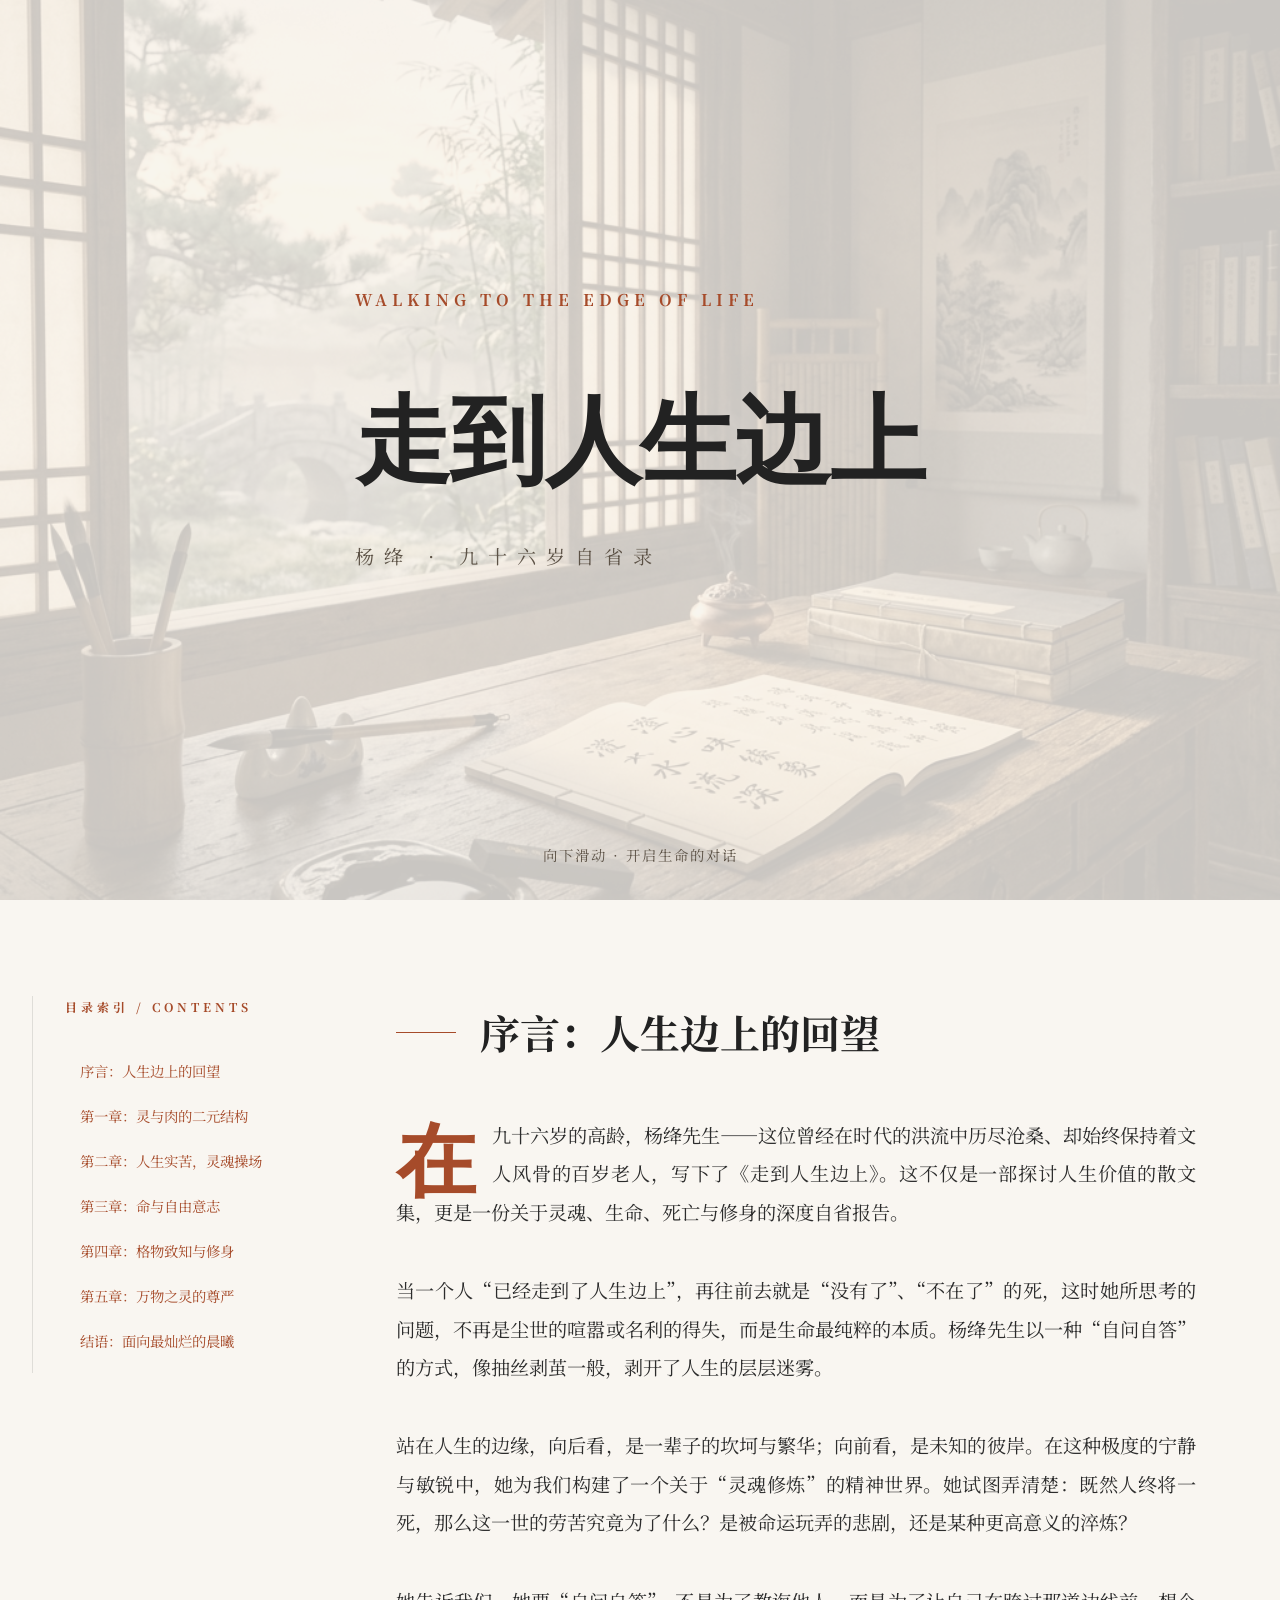
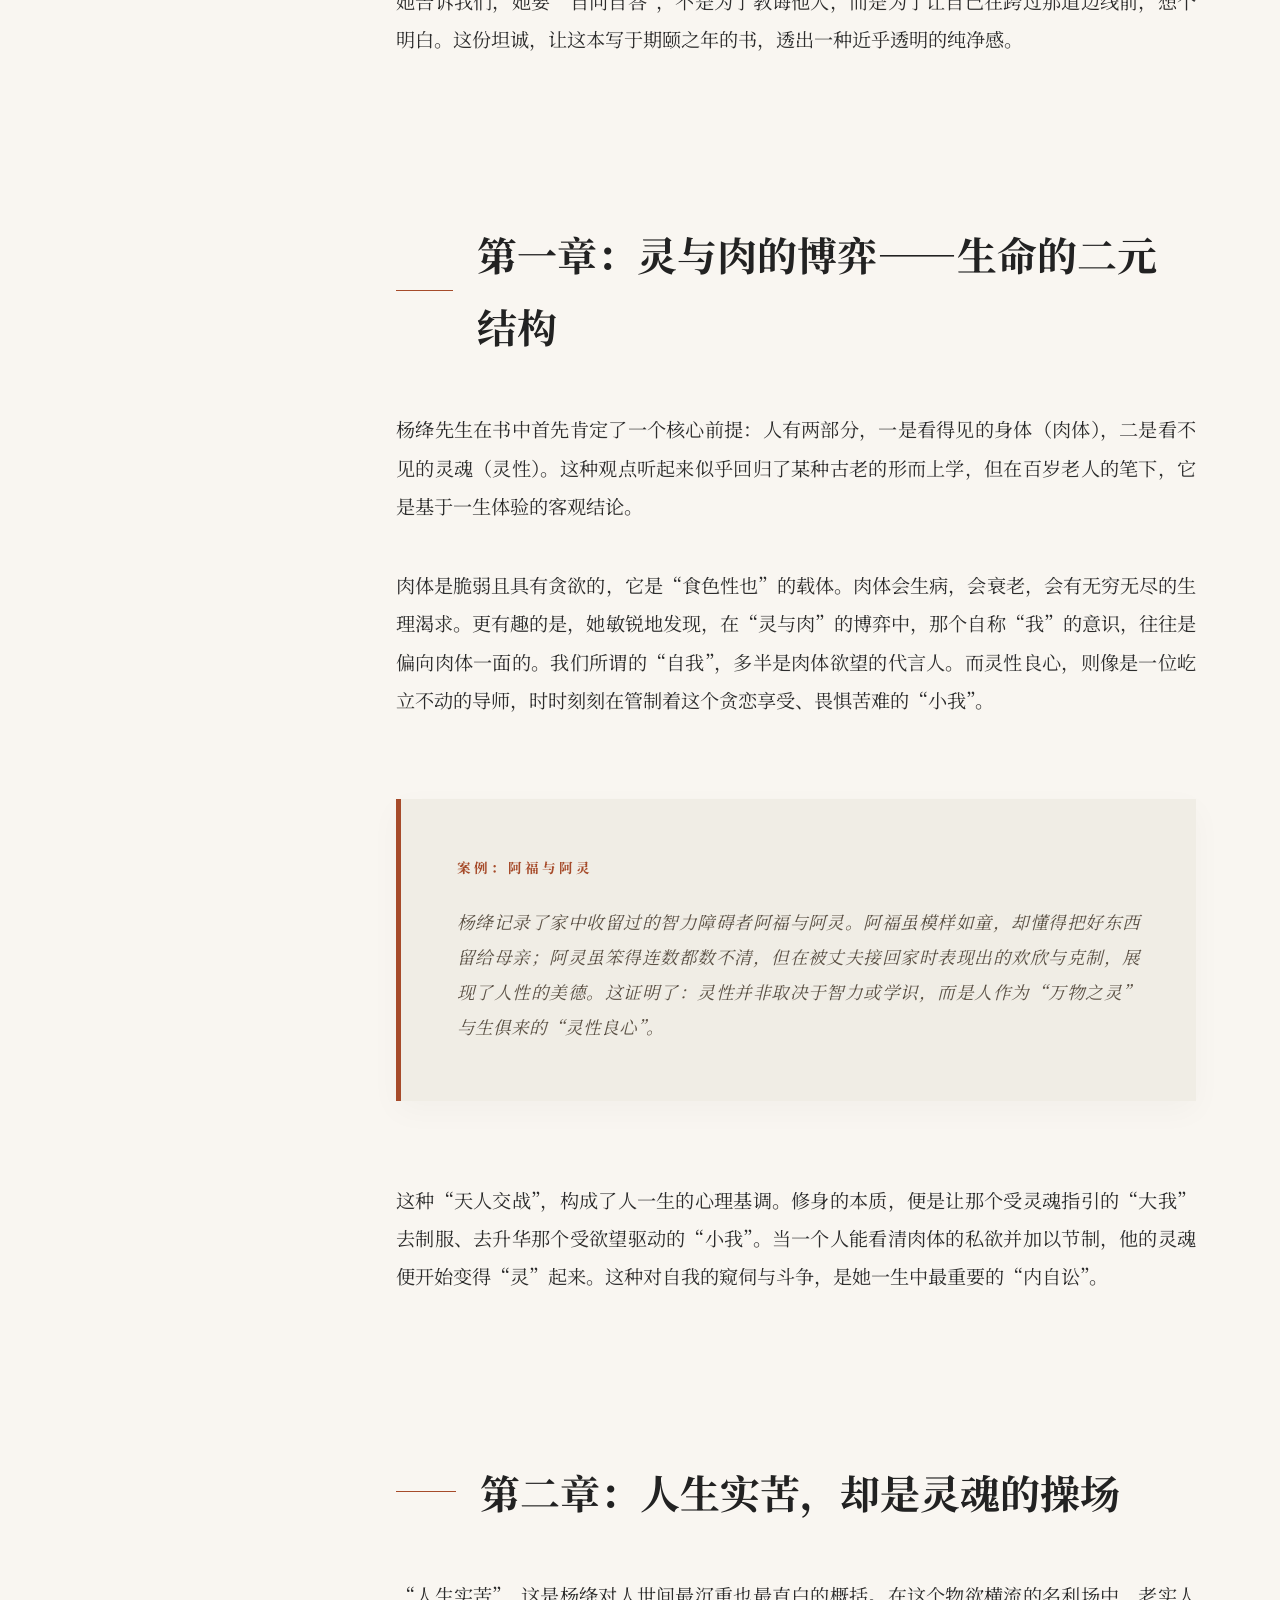
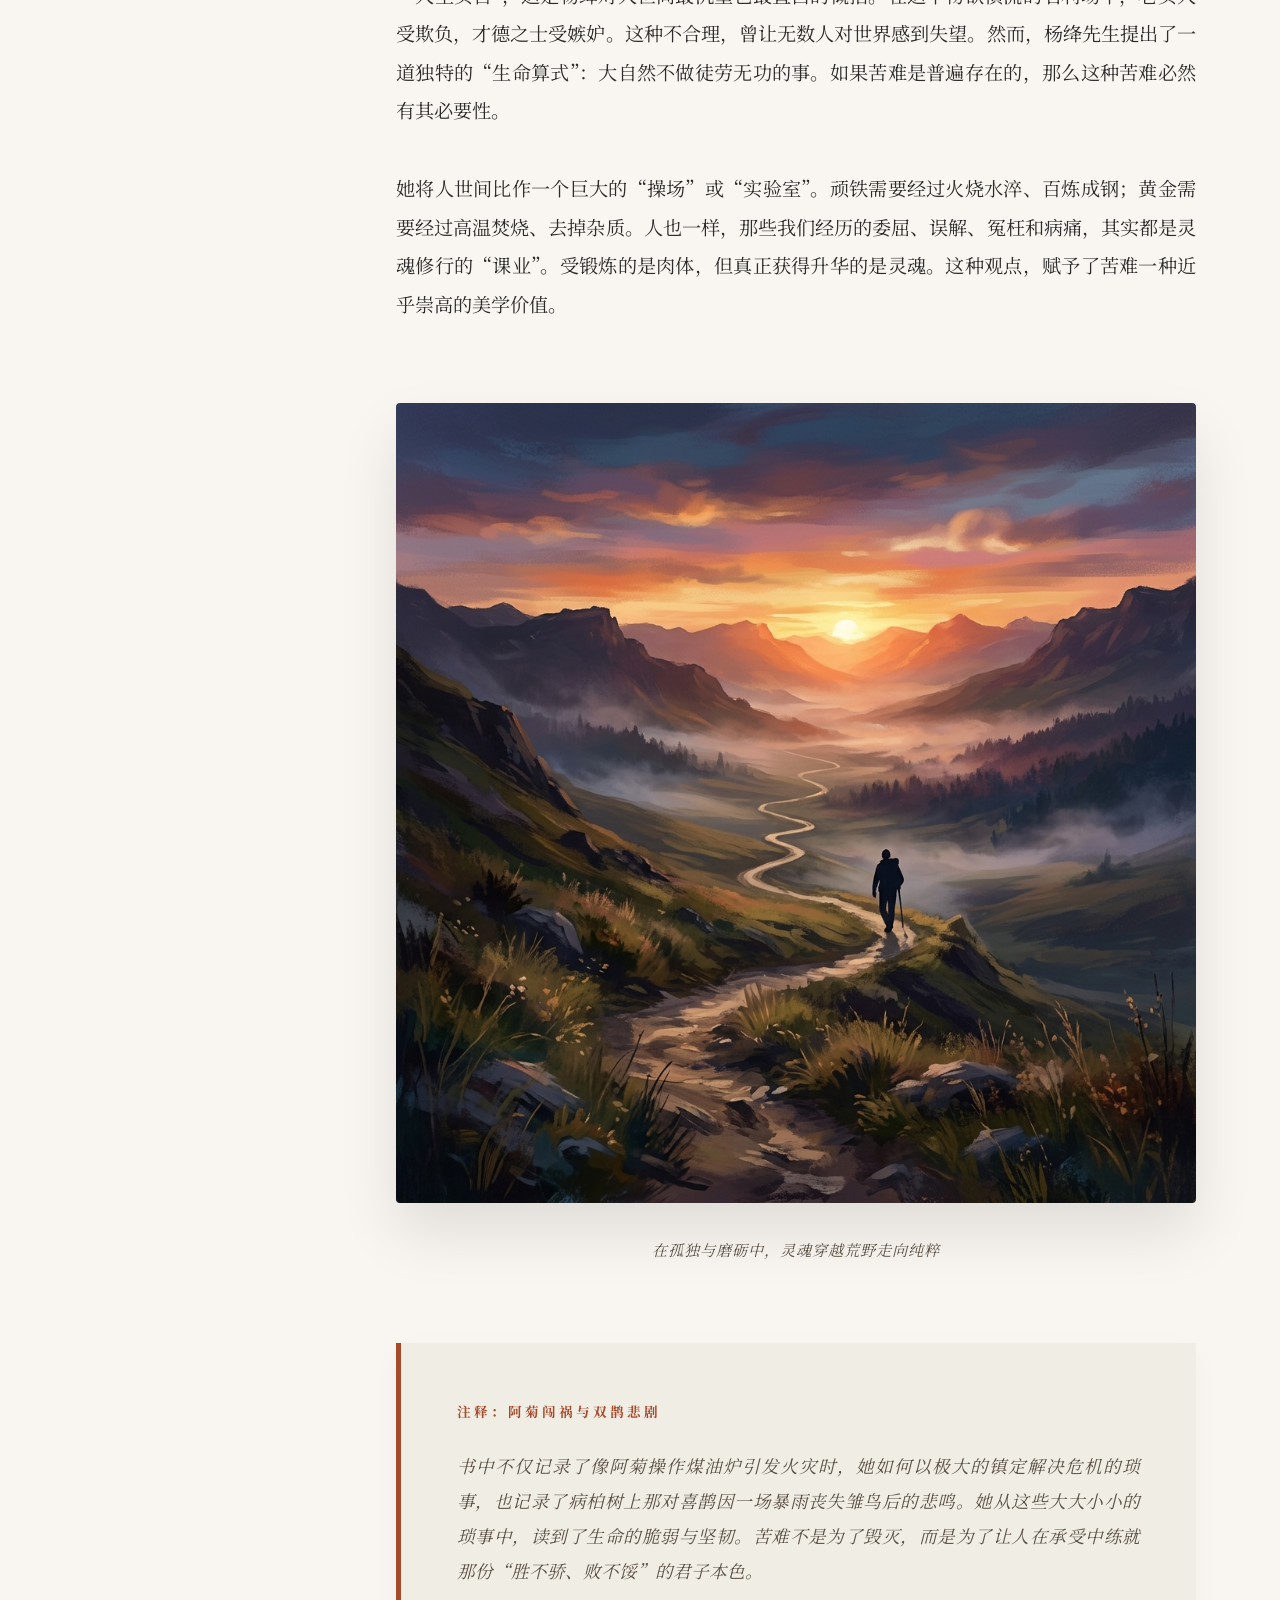
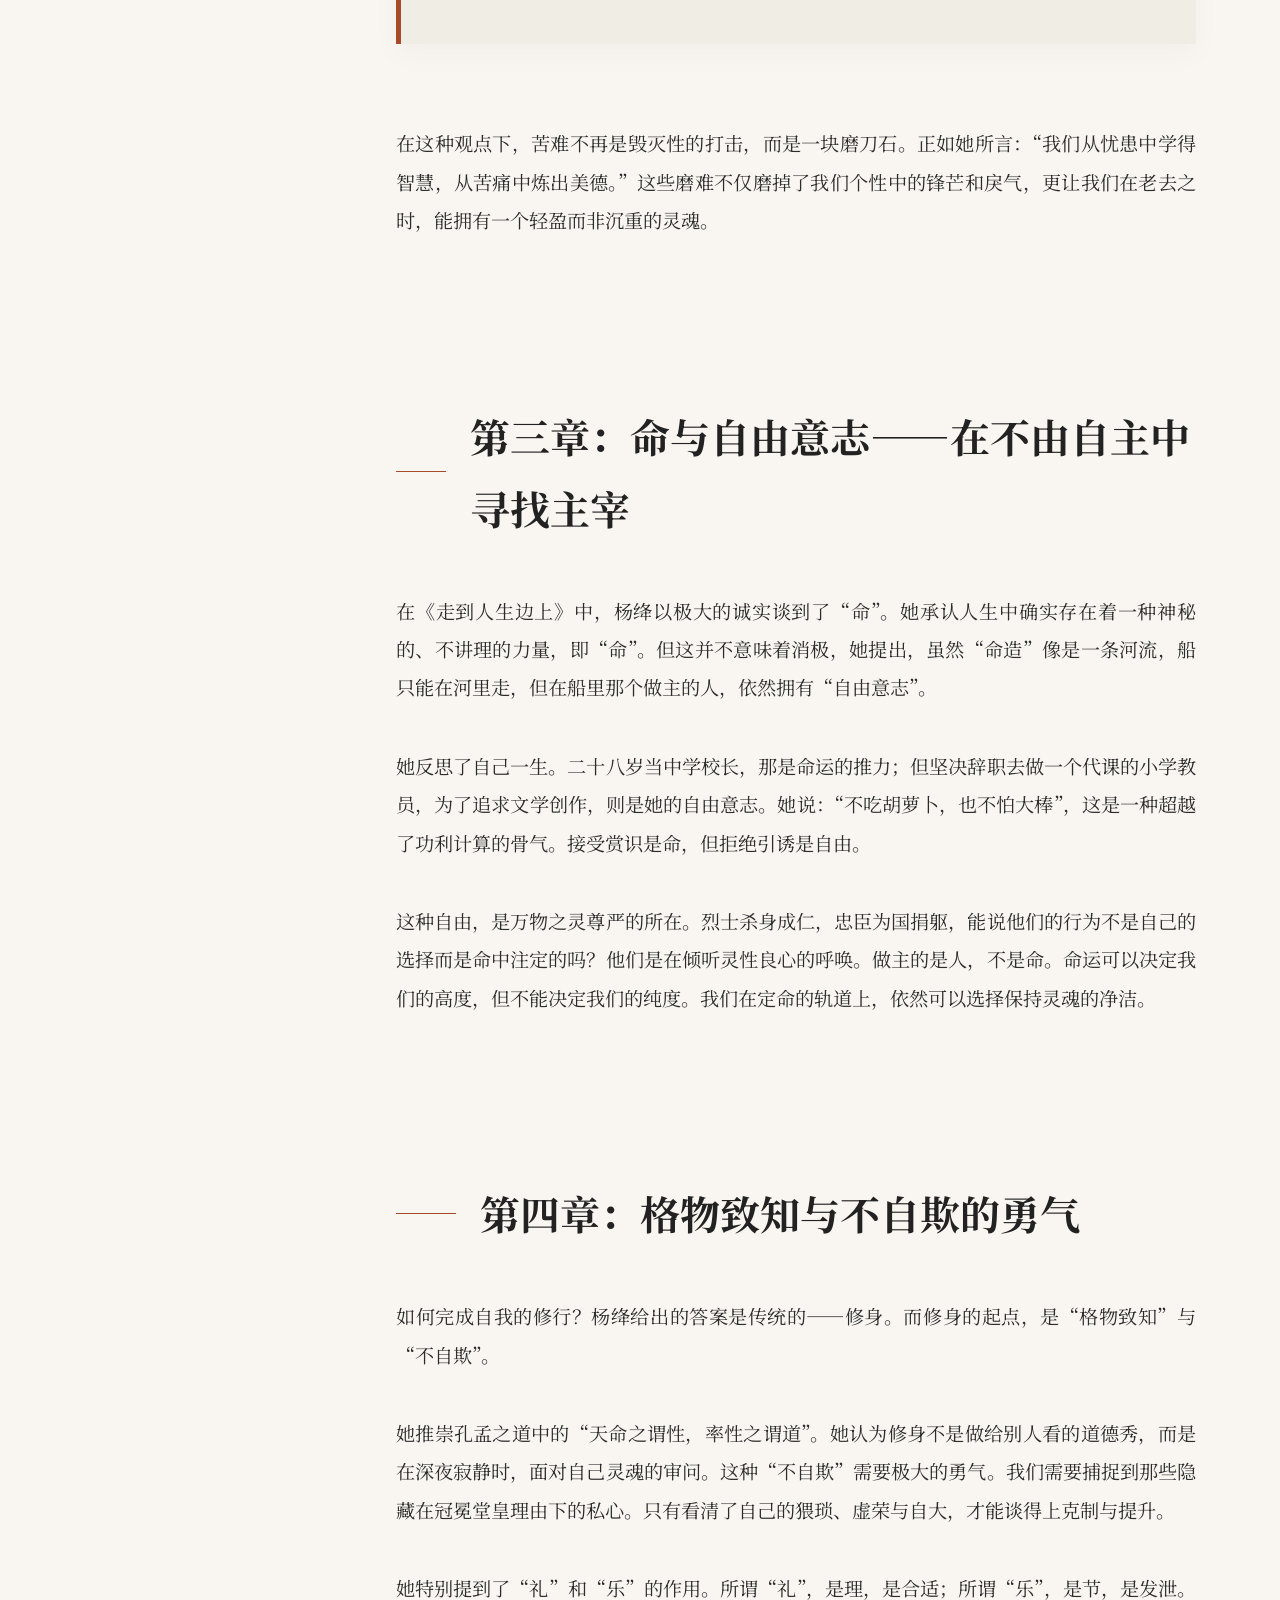
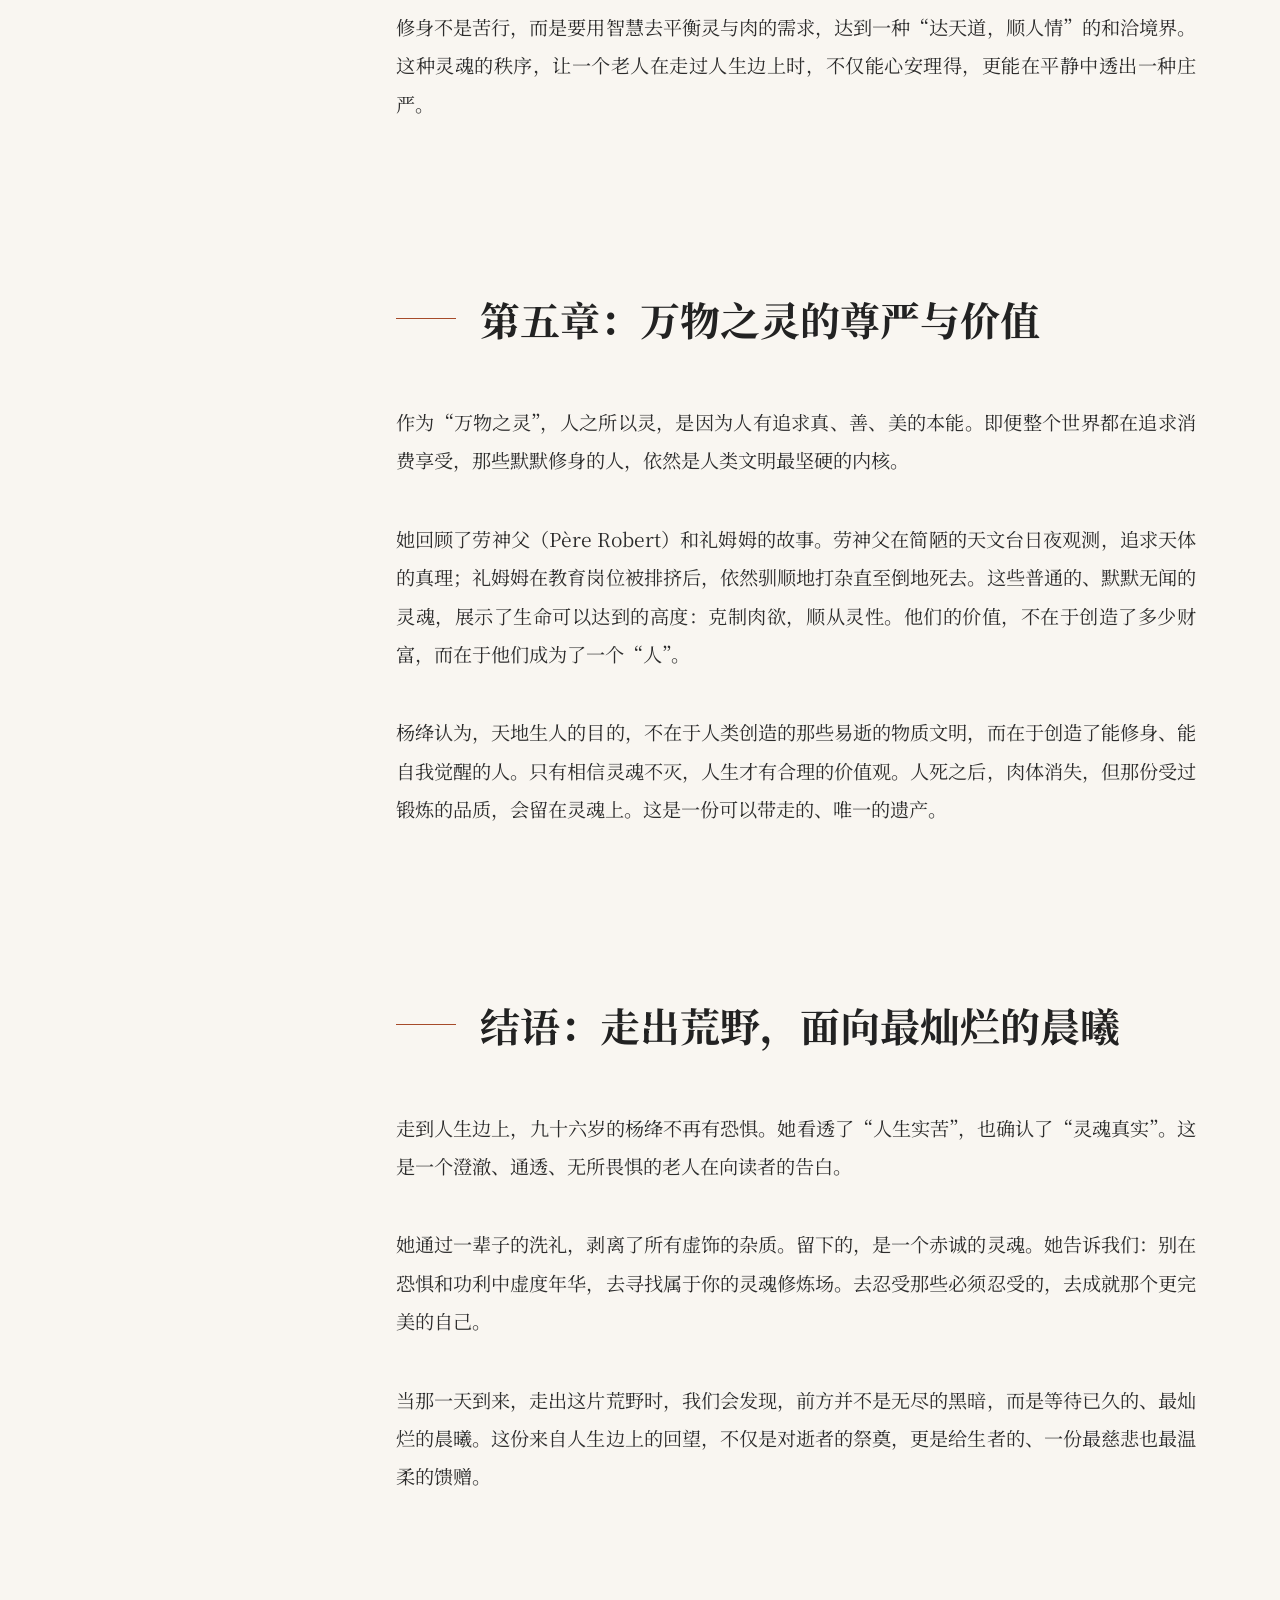
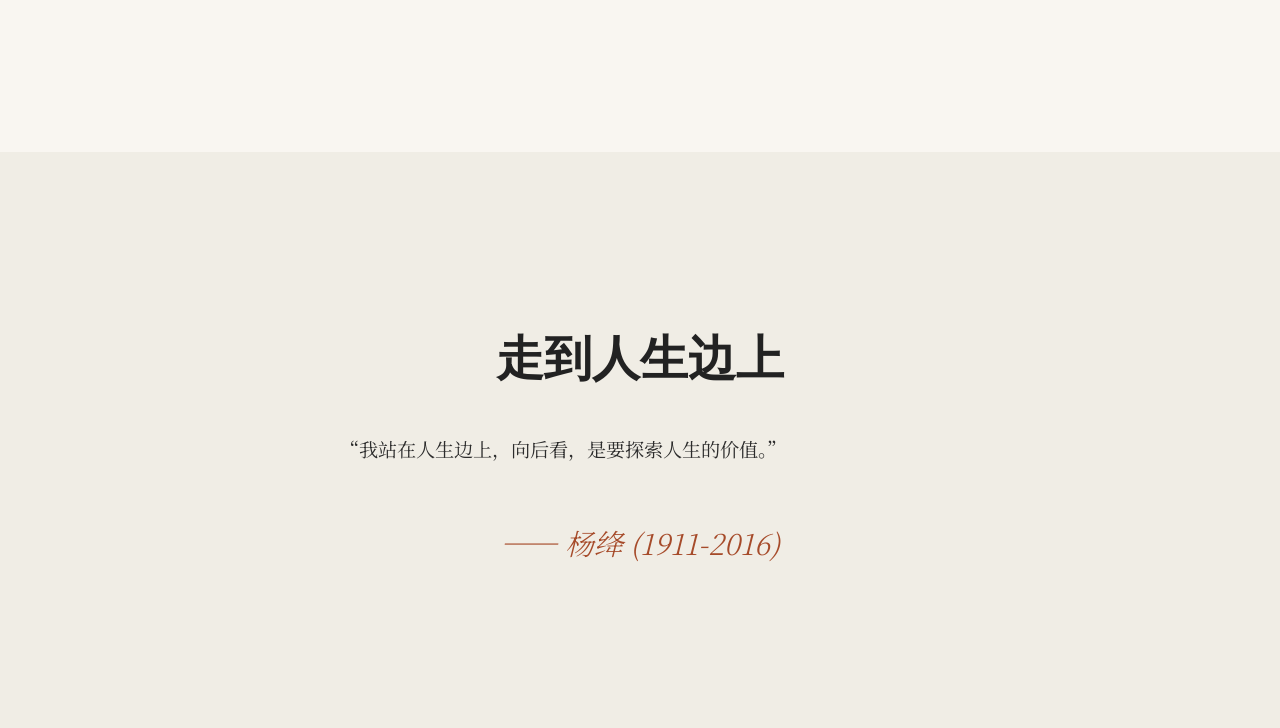
<file: index.html>
<!DOCTYPE html>
<html lang="zh-CN">
<head>
    <meta charset="UTF-8">
    <meta name="viewport" content="width=device-width, initial-scale=1.0">
    <title>走到人生边上：杨绛先生的最后自省</title>
    <link rel="stylesheet" href="style.css">
</head>
<body>
    <div id="progress-bar"></div>
    
    <header class="hero">
        <img src="hero_study_final_1776248385014.png" alt="书房清晨" class="hero-bg">
        <div class="hero-content">
            <p class="subtitle">Walking to the Edge of Life</p>
            <h1>走到人生边上</h1>
            <p class="author">杨绛 · 九十六岁自省录</p>
        </div>
        <div class="scroll-indicator">向下滑动 · 开启生命的对话</div>
    </header>

    <main class="main-layout">
        <aside class="toc">
            <h3>目录索引 / CONTENTS</h3>
            <ul>
                <li><a href="#preface" class="active">序言：人生边上的回望</a></li>
                <li><a href="#chapter1">第一章：灵与肉的二元结构</a></li>
                <li><a href="#chapter2">第二章：人生实苦，灵魂操场</a></li>
                <li><a href="#chapter3">第三章：命与自由意志</a></li>
                <li><a href="#chapter4">第四章：格物致知与修身</a></li>
                <li><a href="#chapter5">第五章：万物之灵的尊严</a></li>
                <li><a href="#epilogue">结语：面向最灿烂的晨曦</a></li>
            </ul>
        </aside>

        <article class="content">
            <section id="preface">
                <h2>序言：人生边上的回望</h2>
                <p class="dropcap">在九十六岁的高龄，杨绛先生——这位曾经在时代的洪流中历尽沧桑、却始终保持着文人风骨的百岁老人，写下了《走到人生边上》。这不仅是一部探讨人生价值的散文集，更是一份关于灵魂、生命、死亡与修身的深度自省报告。</p>
                <p>当一个人“已经走到了人生边上”，再往前去就是“没有了”、“不在了”的死，这时她所思考的问题，不再是尘世的喧嚣或名利的得失，而是生命最纯粹的本质。杨绛先生以一种“自问自答”的方式，像抽丝剥茧一般，剥开了人生的层层迷雾。</p>
                <p>站在人生的边缘，向后看，是一辈子的坎坷与繁华；向前看，是未知的彼岸。在这种极度的宁静与敏锐中，她为我们构建了一个关于“灵魂修炼”的精神世界。她试图弄清楚：既然人终将一死，那么这一世的劳苦究竟为了什么？是被命运玩弄的悲剧，还是某种更高意义的淬炼？</p>
                <p>她告诉我们，她要“自问自答”，不是为了教诲他人，而是为了让自己在跨过那道边线前，想个明白。这份坦诚，让这本写于期颐之年的书，透出一种近乎透明的纯净感。</p>
            </section>

            <section id="chapter1">
                <h2>第一章：灵与肉的博弈——生命的二元结构</h2>
                <p>杨绛先生在书中首先肯定了一个核心前提：人有两部分，一是看得见的身体（肉体），二是看不见的灵魂（灵性）。这种观点听起来似乎回归了某种古老的形而上学，但在百岁老人的笔下，它是基于一生体验的客观结论。</p>
                <p>肉体是脆弱且具有贪欲的，它是“食色性也”的载体。肉体会生病，会衰老，会有无穷无尽的生理渴求。更有趣的是，她敏锐地发现，在“灵与肉”的博弈中，那个自称“我”的意识，往往是偏向肉体一面的。我们所谓的“自我”，多半是肉体欲望的代言人。而灵性良心，则像是一位屹立不动的导师，时时刻刻在管制着这个贪恋享受、畏惧苦难的“小我”。</p>
                <div class="note">
                    <span class="note-title">案例：阿福与阿灵</span>
                    <p>杨绛记录了家中收留过的智力障碍者阿福与阿灵。阿福虽模样如童，却懂得把好东西留给母亲；阿灵虽笨得连数都数不清，但在被丈夫接回家时表现出的欢欣与克制，展现了人性的美德。这证明了：灵性并非取决于智力或学识，而是人作为“万物之灵”与生俱来的“灵性良心”。</p>
                </div>
                <p>这种“天人交战”，构成了人一生的心理基调。修身的本质，便是让那个受灵魂指引的“大我”去制服、去升华那个受欲望驱动的“小我”。当一个人能看清肉体的私欲并加以节制，他的灵魂便开始变得“灵”起来。这种对自我的窥伺与斗争，是她一生中最重要的“内自讼”。</p>
            </section>

            <section id="chapter2">
                <h2>第二章：人生实苦，却是灵魂的操场</h2>
                <p>“人生实苦”，这是杨绛对人世间最沉重也最直白的概括。在这个物欲横流的名利场中，老实人受欺负，才德之士受嫉妒。这种不合理，曾让无数人对世界感到失望。然而，杨绛先生提出了一道独特的“生命算式”：大自然不做徒劳无功的事。如果苦难是普遍存在的，那么这种苦难必然有其必要性。</p>
                <p>她将人世间比作一个巨大的“操场”或“实验室”。顽铁需要经过火烧水淬、百炼成钢；黄金需要经过高温焚烧、去掉杂质。人也一样，那些我们经历的委屈、误解、冤枉和病痛，其实都是灵魂修行的“课业”。受锻炼的是肉体，但真正获得升华的是灵魂。这种观点，赋予了苦难一种近乎崇高的美学价值。</p>
                <div class="figure">
                    <img src="edge_of_life_path_1776248205305.png" alt="人生的小径">
                    <figcaption>在孤独与磨砺中，灵魂穿越荒野走向纯粹</figcaption>
                </div>
                <div class="note">
                    <span class="note-title">注释：阿菊闯祸与双鹊悲剧</span>
                    <p>书中不仅记录了像阿菊操作煤油炉引发火灾时，她如何以极大的镇定解决危机的琐事，也记录了病柏树上那对喜鹊因一场暴雨丧失雏鸟后的悲鸣。她从这些大大小小的琐事中，读到了生命的脆弱与坚韧。苦难不是为了毁灭，而是为了让人在承受中练就那份“胜不骄、败不馁”的君子本色。</p>
                </div>
                <p>在这种观点下，苦难不再是毁灭性的打击，而是一块磨刀石。正如她所言：“我们从忧患中学得智慧，从苦痛中炼出美德。”这些磨难不仅磨掉了我们个性中的锋芒和戾气，更让我们在老去之时，能拥有一个轻盈而非沉重的灵魂。</p>
            </section>

            <section id="chapter3">
                <h2>第三章：命与自由意志——在不由自主中寻找主宰</h2>
                <p>在《走到人生边上》中，杨绛以极大的诚实谈到了“命”。她承认人生中确实存在着一种神秘的、不讲理的力量，即“命”。但这并不意味着消极，她提出，虽然“命造”像是一条河流，船只能在河里走，但在船里那个做主的人，依然拥有“自由意志”。</p>
                <p>她反思了自己一生。二十八岁当中学校长，那是命运的推力；但坚决辞职去做一个代课的小学教员，为了追求文学创作，则是她的自由意志。她说：“不吃胡萝卜，也不怕大棒”，这是一种超越了功利计算的骨气。接受赏识是命，但拒绝引诱是自由。</p>
                <p>这种自由，是万物之灵尊严的所在。烈士杀身成仁，忠臣为国捐躯，能说他们的行为不是自己的选择而是命中注定的吗？他们是在倾听灵性良心的呼唤。做主的是人，不是命。命运可以决定我们的高度，但不能决定我们的纯度。我们在定命的轨道上，依然可以选择保持灵魂的净洁。</p>
            </section>

            <section id="chapter4">
                <h2>第四章：格物致知与不自欺的勇气</h2>
                <p>如何完成自我的修行？杨绛给出的答案是传统的——修身。而修身的起点，是“格物致知”与“不自欺”。</p>
                <p>她推崇孔孟之道中的“天命之谓性，率性之谓道”。她认为修身不是做给别人看的道德秀，而是在深夜寂静时，面对自己灵魂的审问。这种“不自欺”需要极大的勇气。我们需要捕捉到那些隐藏在冠冕堂皇理由下的私心。只有看清了自己的猥琐、虚荣与自大，才能谈得上克制与提升。</p>
                <p>她特别提到了“礼”和“乐”的作用。所谓“礼”，是理，是合适；所谓“乐”，是节，是发泄。修身不是苦行，而是要用智慧去平衡灵与肉的需求，达到一种“达天道，顺人情”的和洽境界。这种灵魂的秩序，让一个老人在走过人生边上时，不仅能心安理得，更能在平静中透出一种庄严。</p>
            </section>

            <section id="chapter5">
                <h2>第五章：万物之灵的尊严与价值</h2>
                <p>作为“万物之灵”，人之所以灵，是因为人有追求真、善、美的本能。即便整个世界都在追求消费享受，那些默默修身的人，依然是人类文明最坚硬的内核。</p>
                <p>她回顾了劳神父（Père Robert）和礼姆姆的故事。劳神父在简陋的天文台日夜观测，追求天体的真理；礼姆姆在教育岗位被排挤后，依然驯顺地打杂直至倒地死去。这些普通的、默默无闻的灵魂，展示了生命可以达到的高度：克制肉欲，顺从灵性。他们的价值，不在于创造了多少财富，而在于他们成为了一个“人”。</p>
                <p>杨绛认为，天地生人的目的，不在于人类创造的那些易逝的物质文明，而在于创造了能修身、能自我觉醒的人。只有相信灵魂不灭，人生才有合理的价值观。人死之后，肉体消失，但那份受过锻炼的品质，会留在灵魂上。这是一份可以带走的、唯一的遗产。</p>
            </section>

            <section id="epilogue">
                <h2>结语：走出荒野，面向最灿烂的晨曦</h2>
                <p>走到人生边上，九十六岁的杨绛不再有恐惧。她看透了“人生实苦”，也确认了“灵魂真实”。这是一个澄澈、通透、无所畏惧的老人在向读者的告白。</p>
                <p>她通过一辈子的洗礼，剥离了所有虚饰的杂质。留下的，是一个赤诚的灵魂。她告诉我们：别在恐惧和功利中虚度年华，去寻找属于你的灵魂修炼场。去忍受那些必须忍受的，去成就那个更完美的自己。</p>
                <p>当那一天到来，走出这片荒野时，我们会发现，前方并不是无尽的黑暗，而是等待已久的、最灿烂的晨曦。这份来自人生边上的回望，不仅是对逝者的祭奠，更是给生者的、一份最慈悲也最温柔的馈赠。</p>
            </section>
        </article>
    </main>

    <footer>
        <div class="footer-content">
            <h2>走到人生边上</h2>
            <p>“我站在人生边上，向后看，是要探索人生的价值。”</p>
            <div class="final-quote">—— 杨绛 (1911-2016)</div>
        </div>
    </footer>

    <script src="script.js"></script>
</body>
</html>
</file>
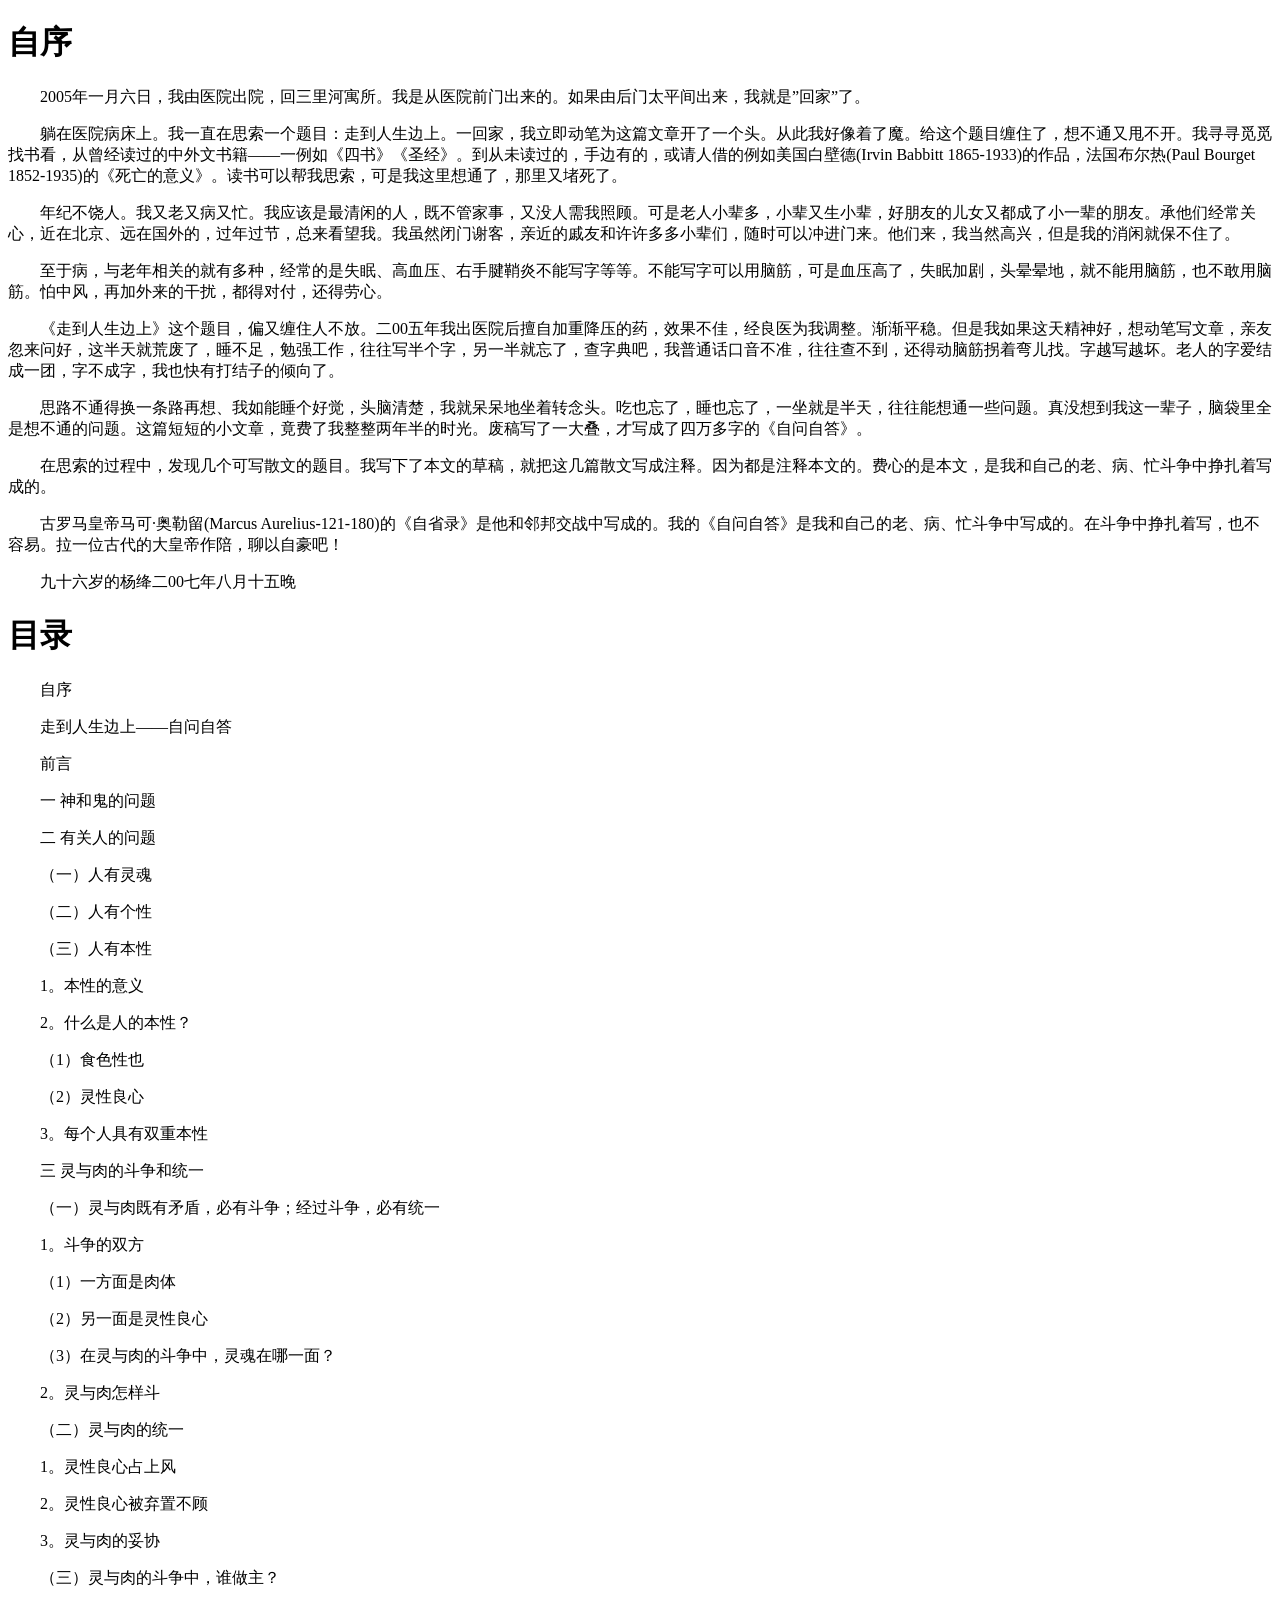
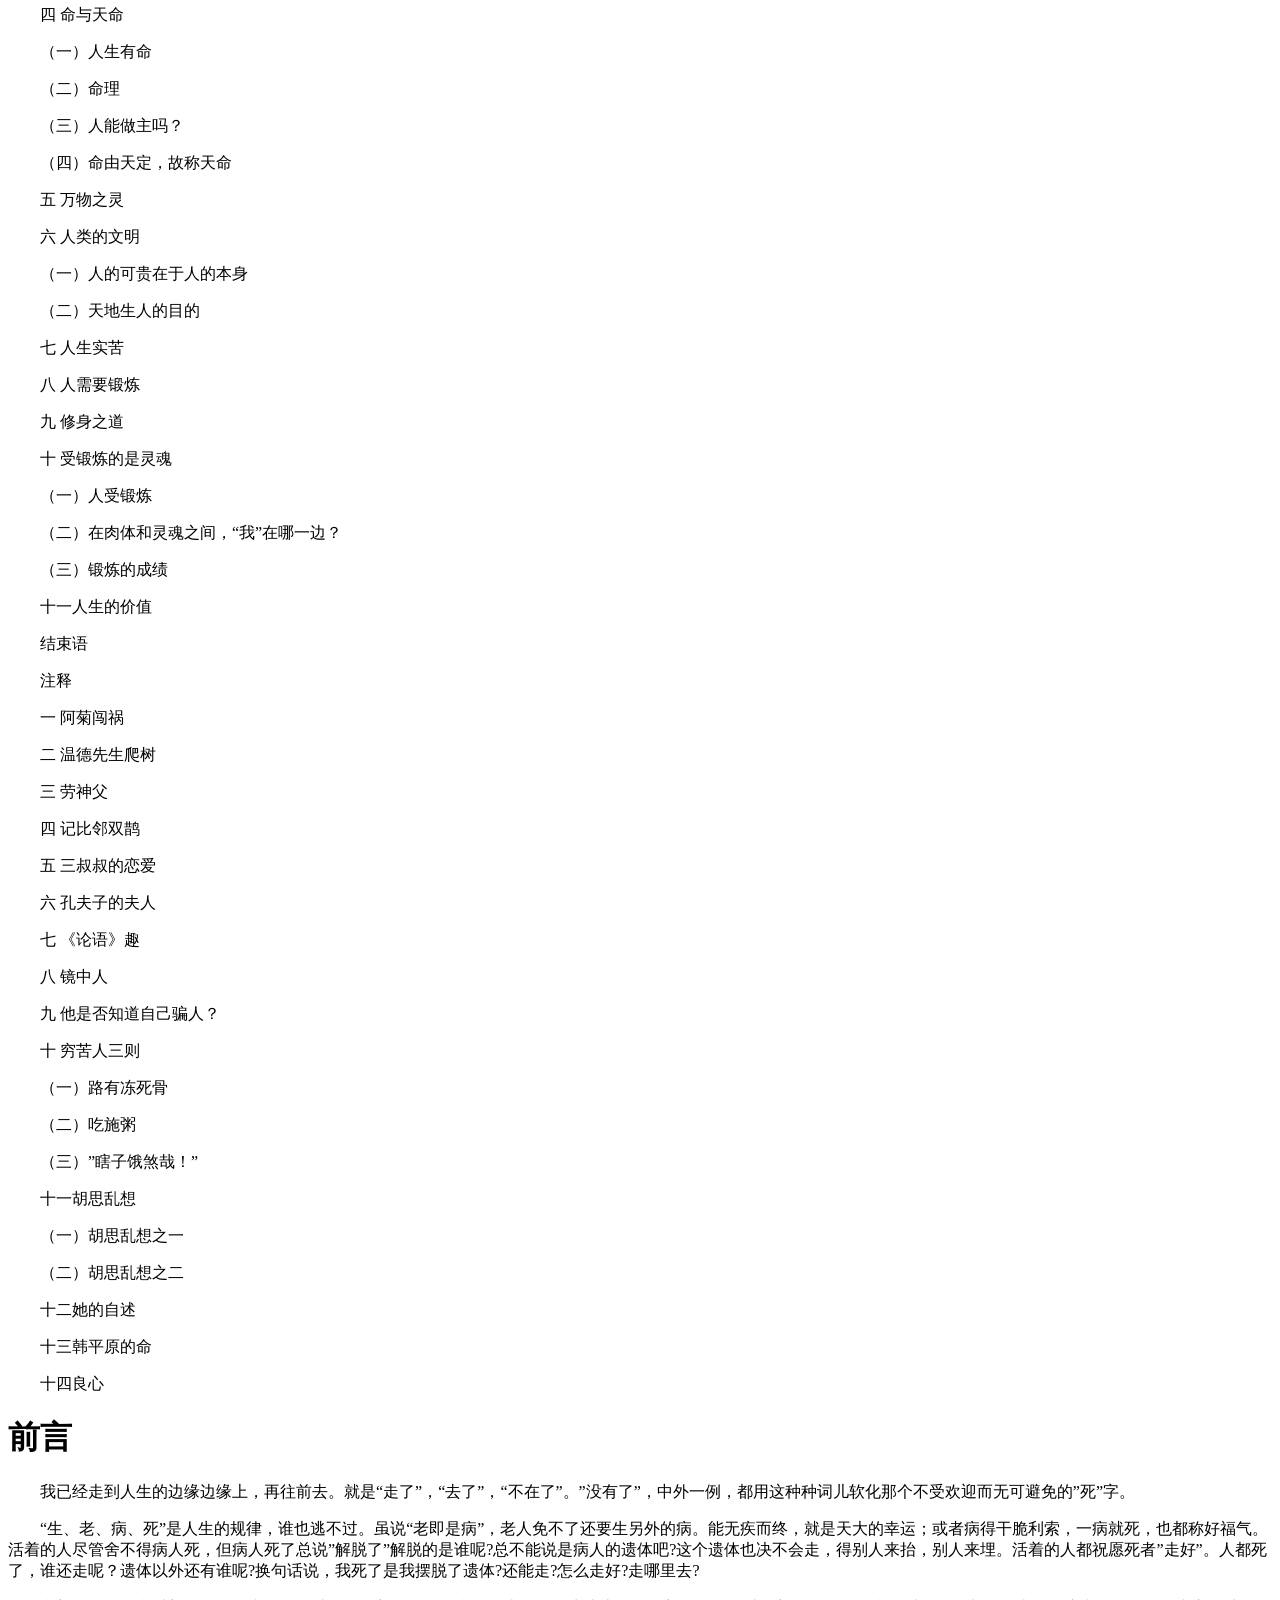
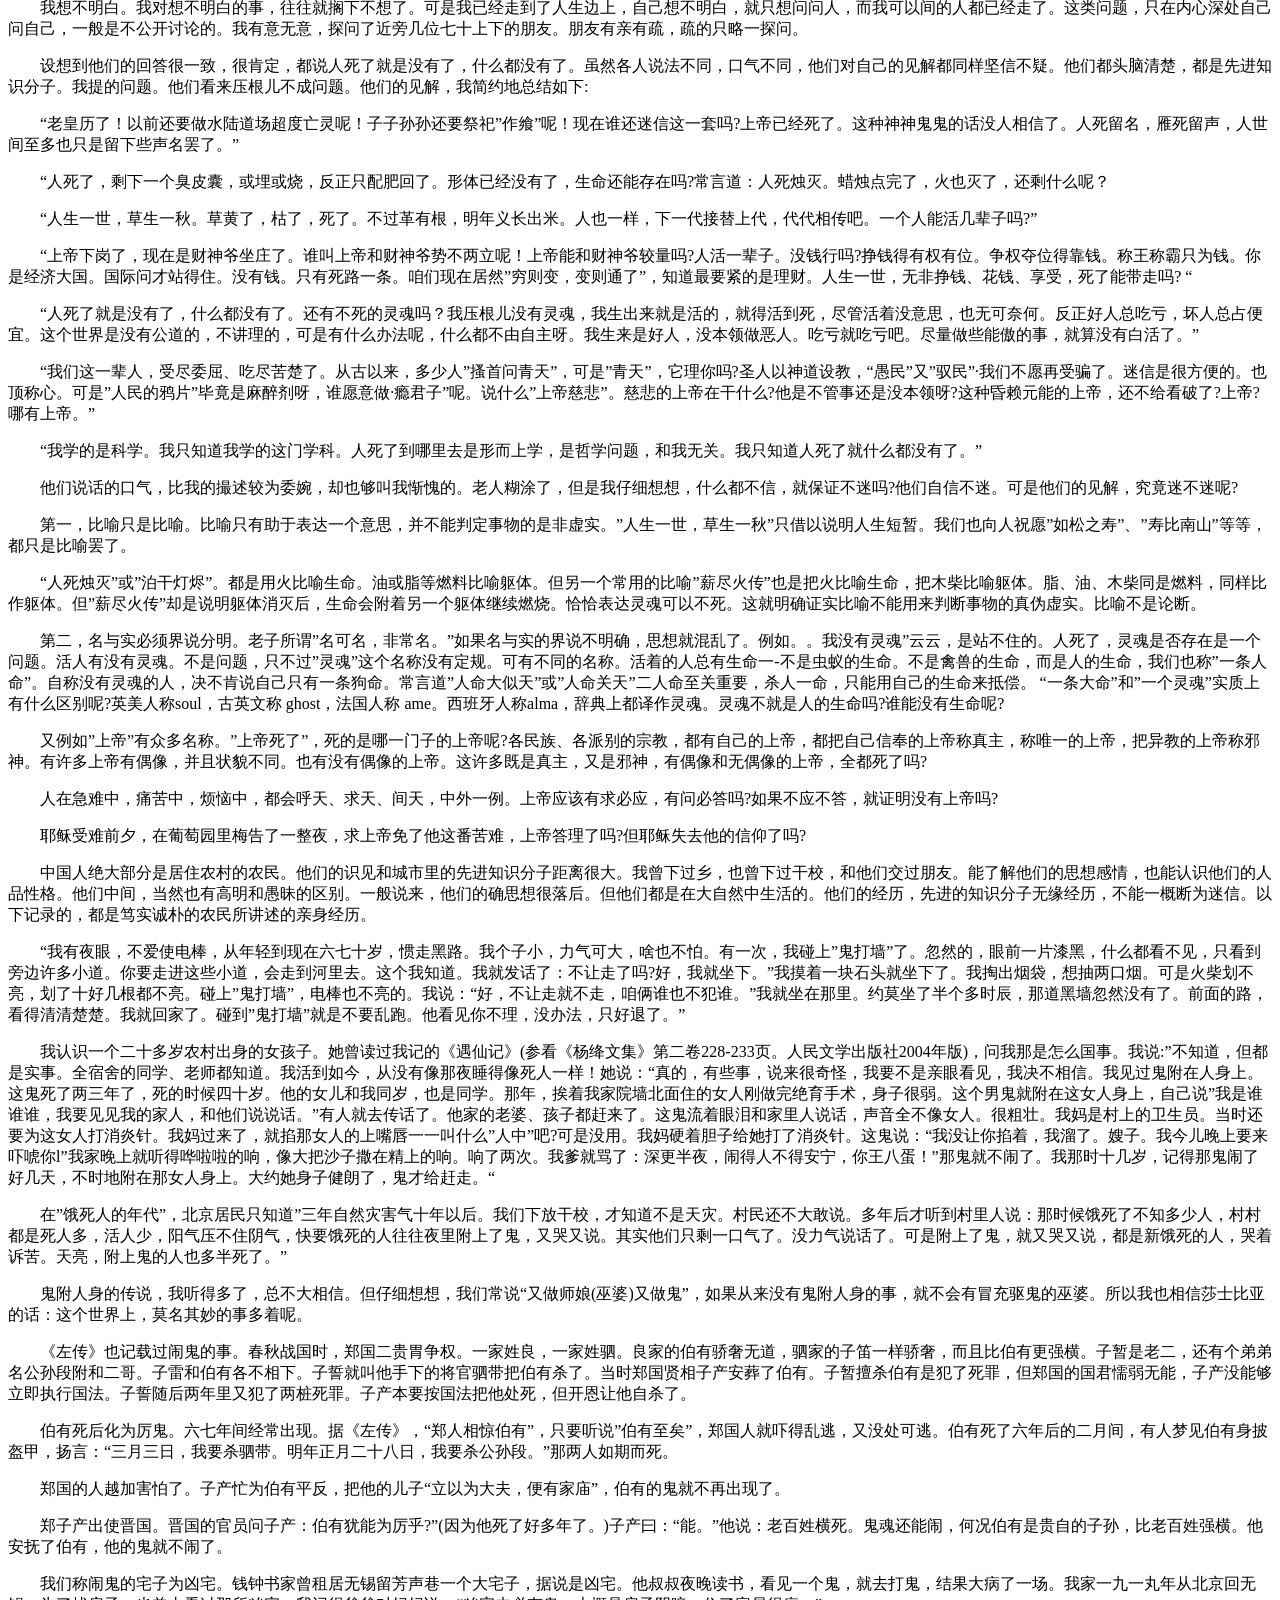
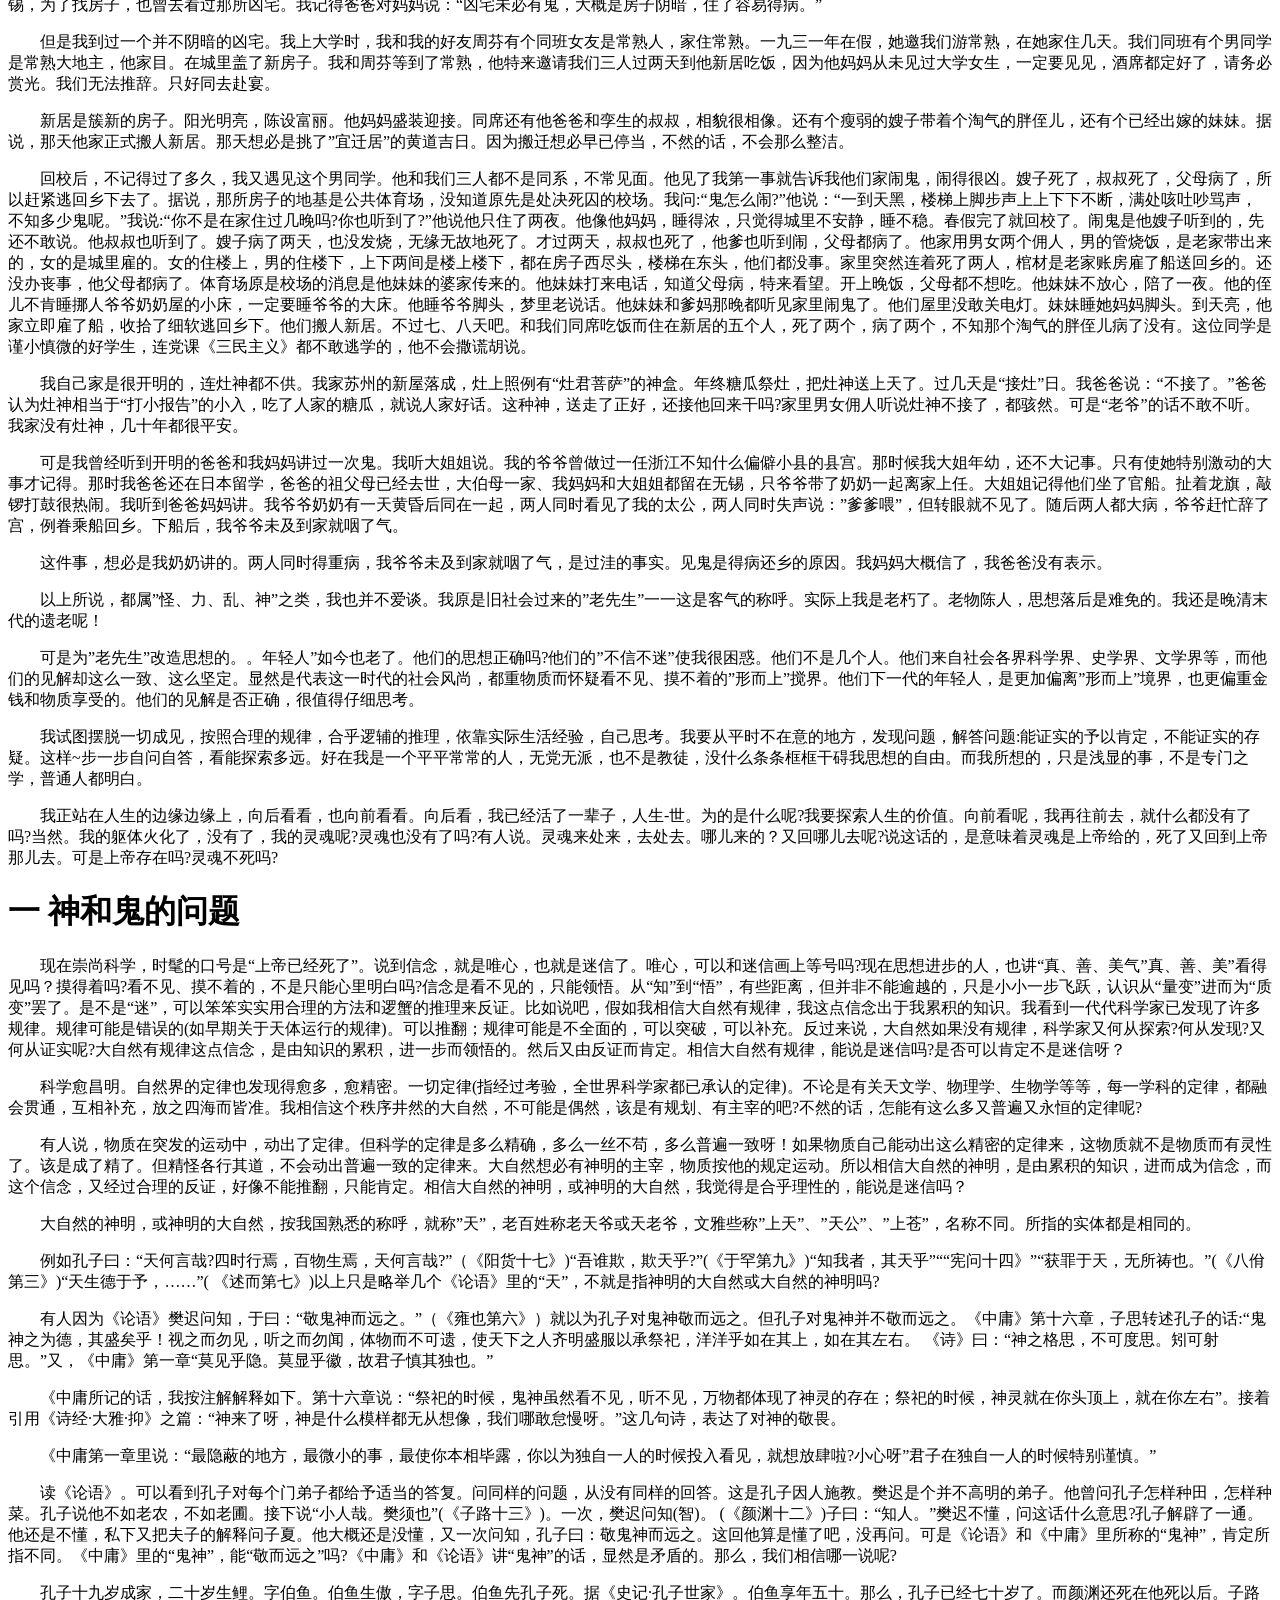
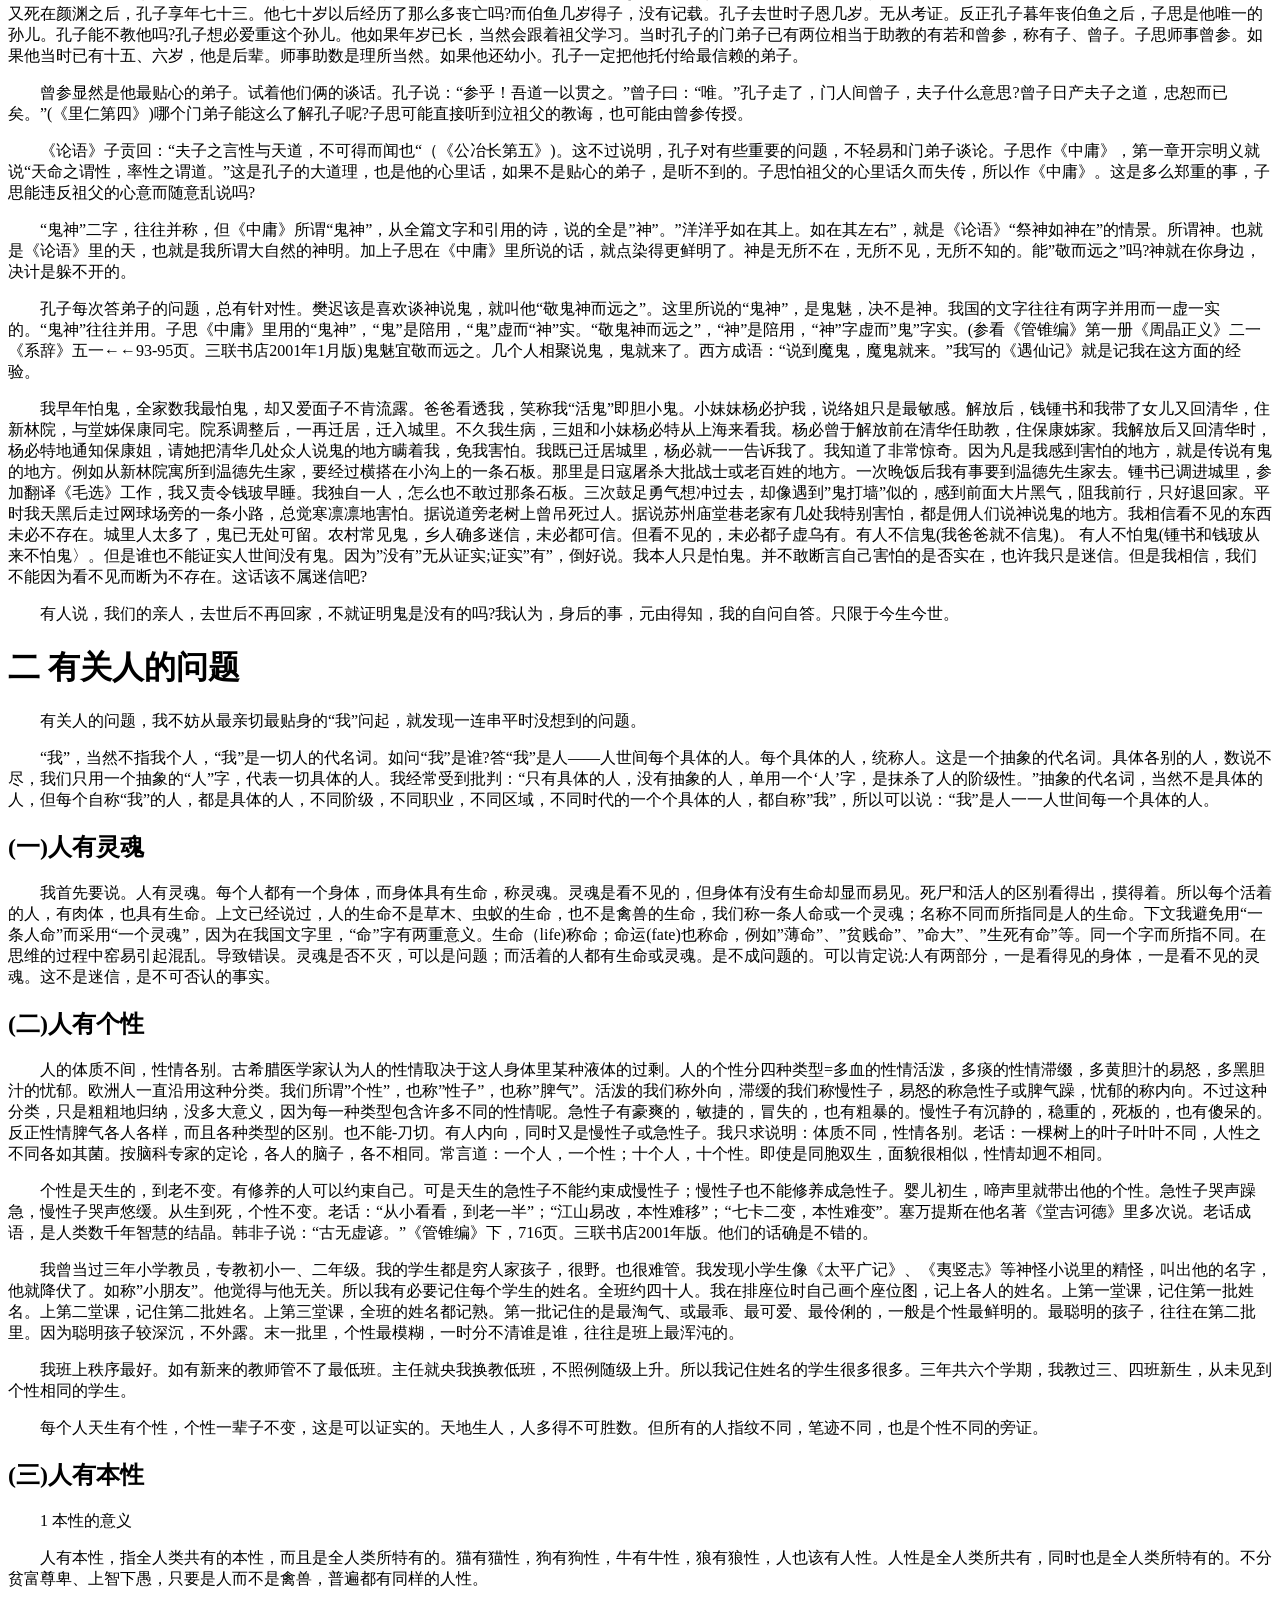
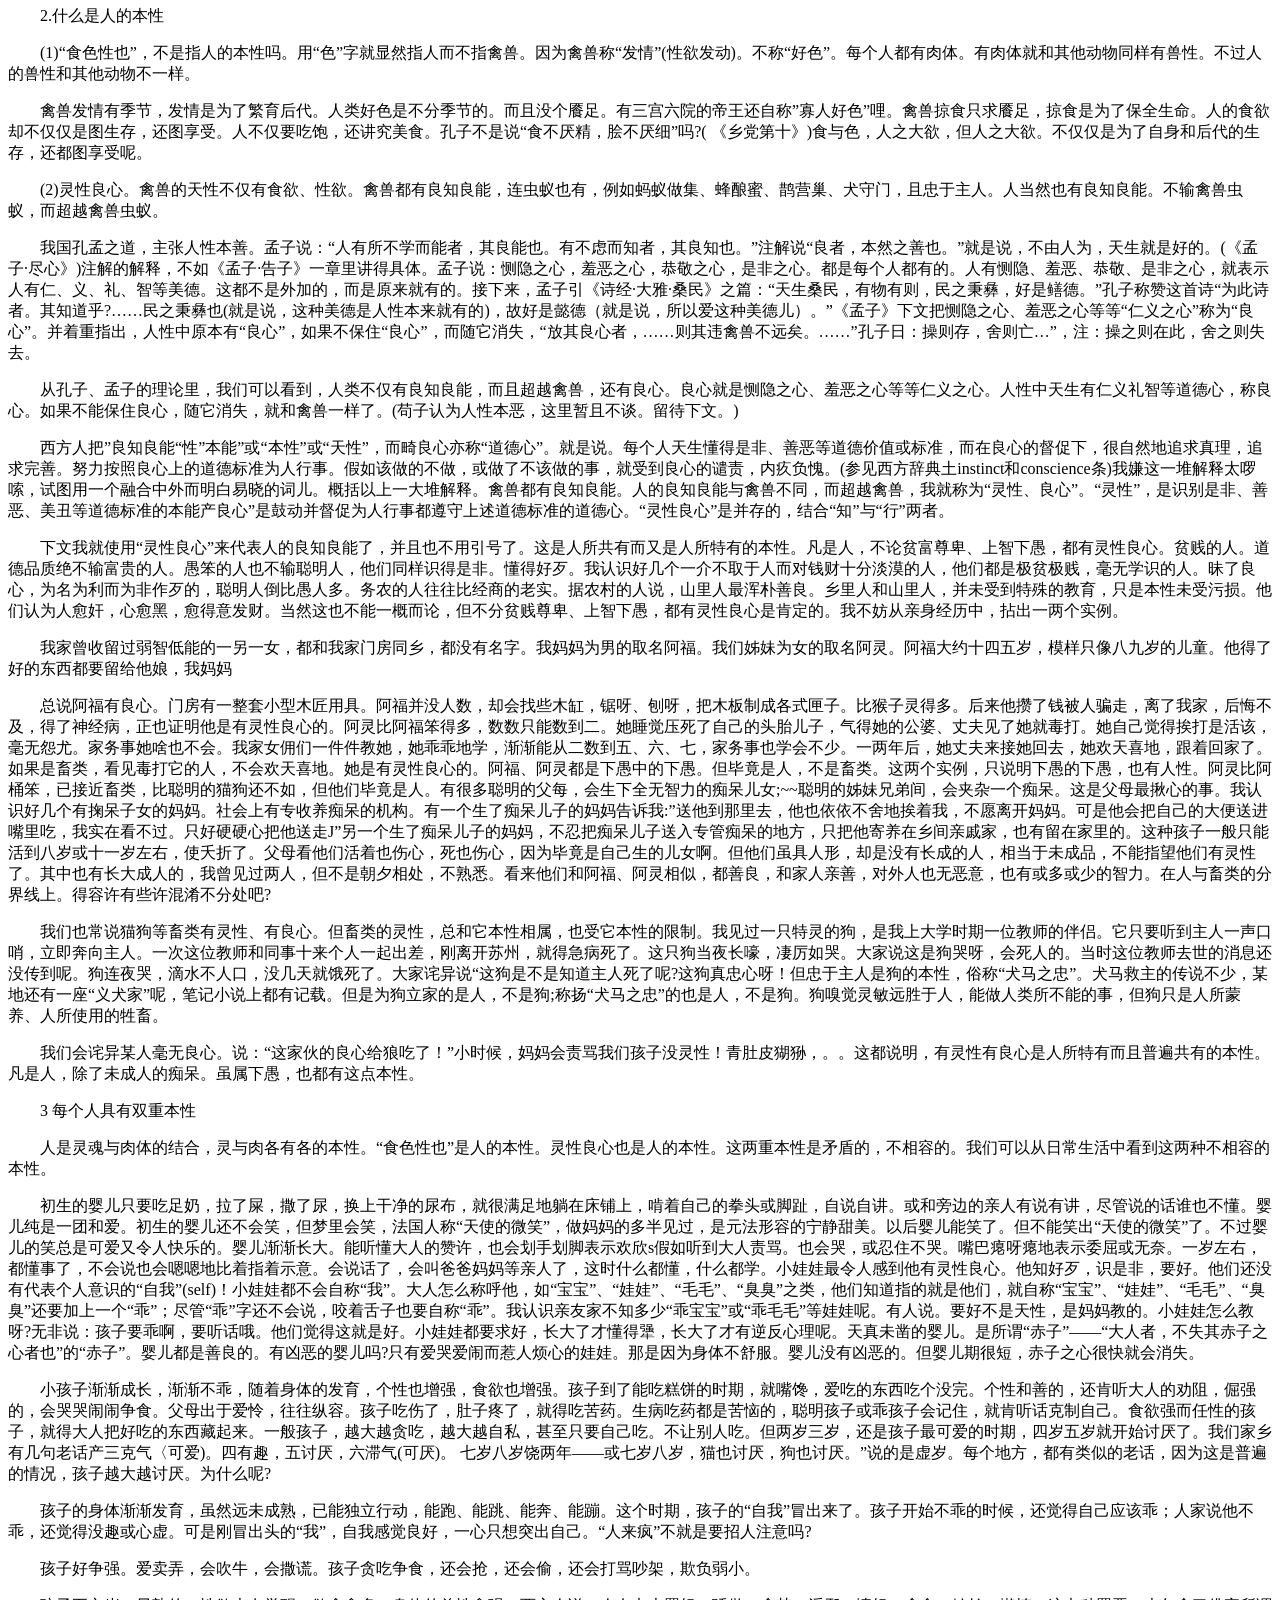
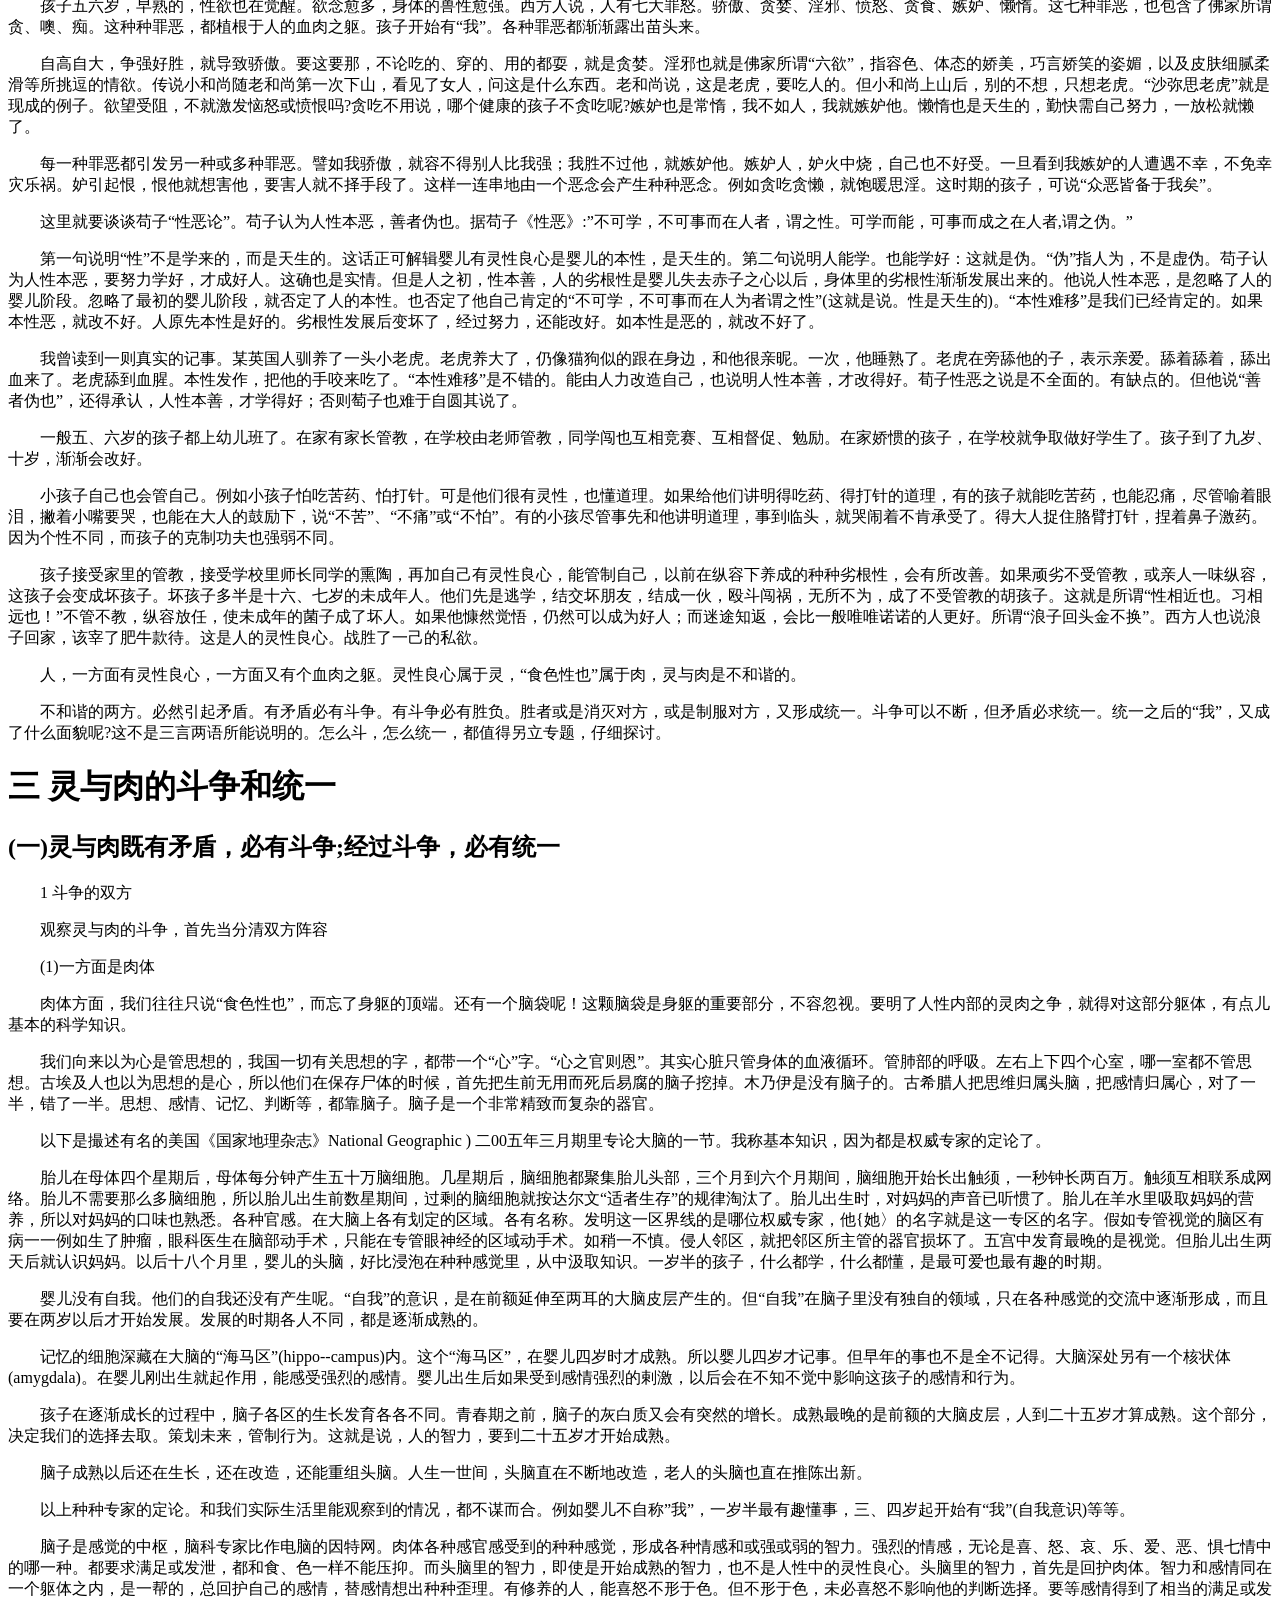
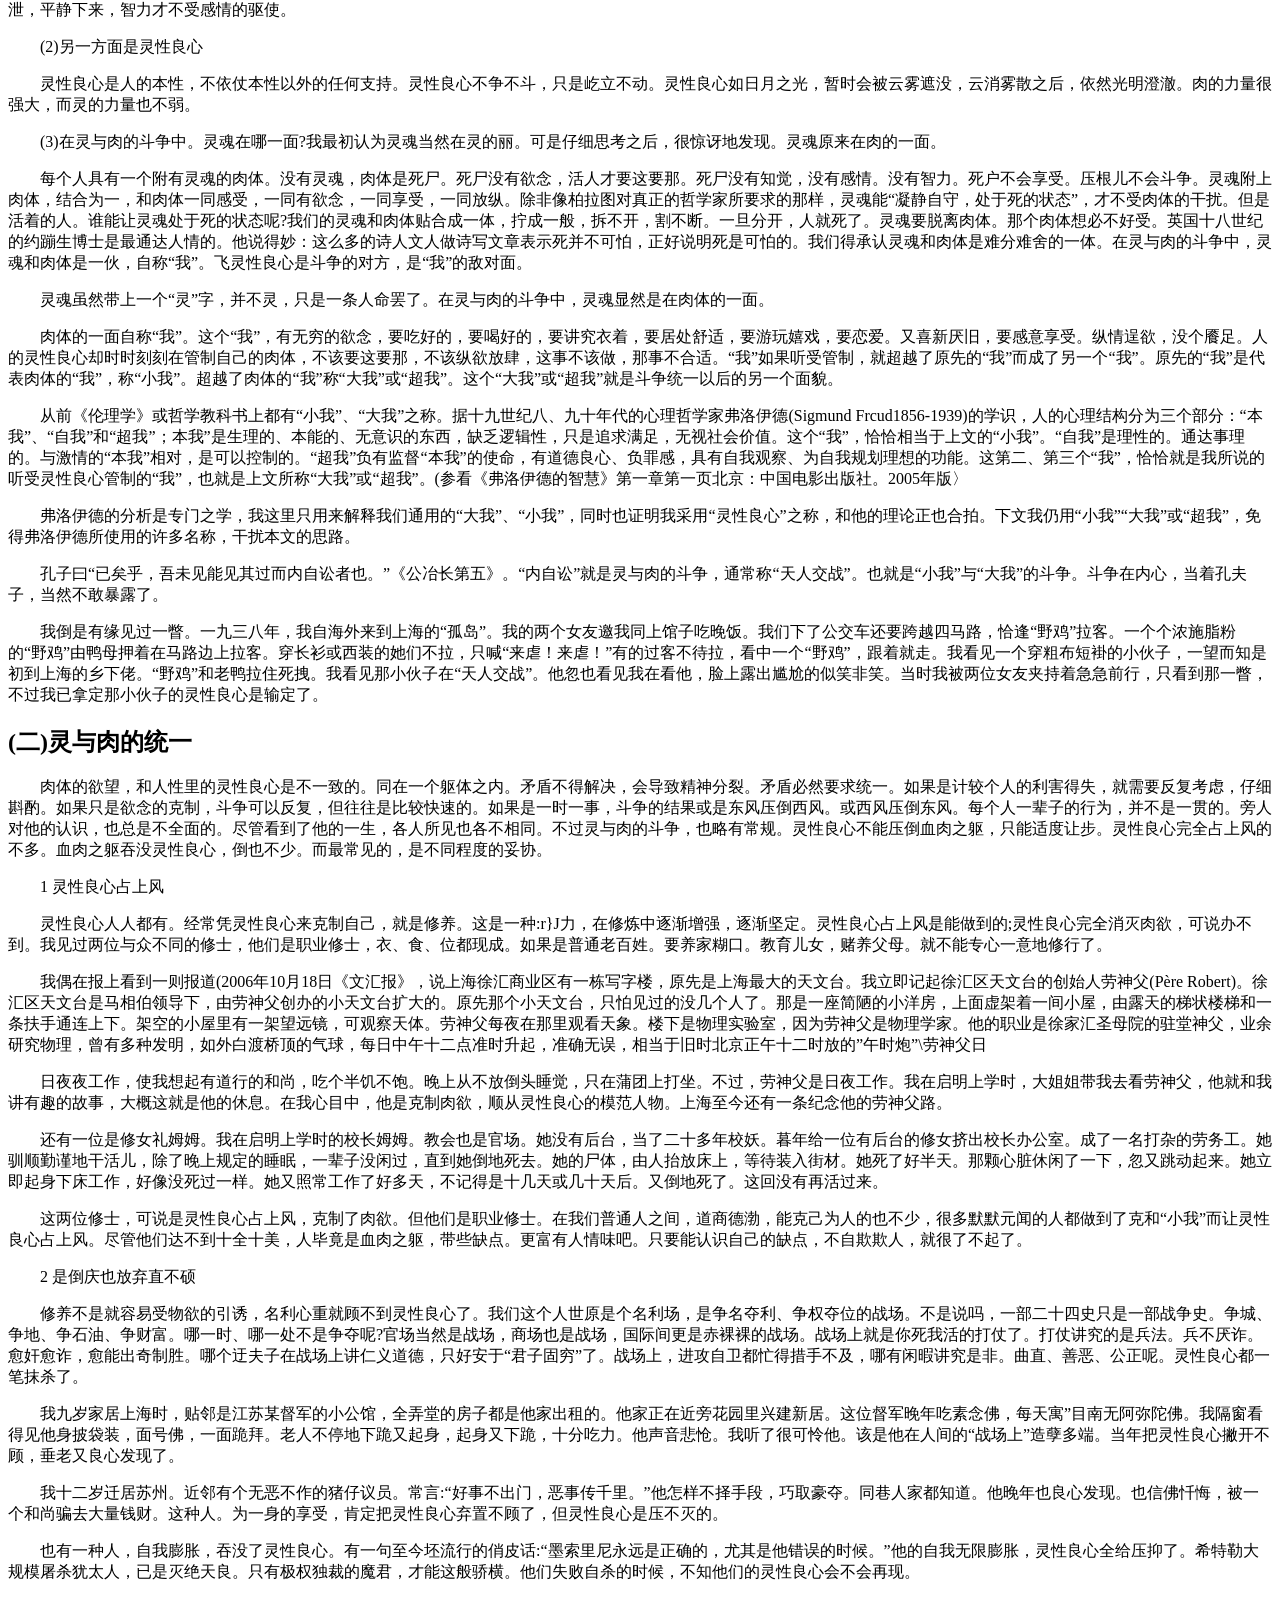
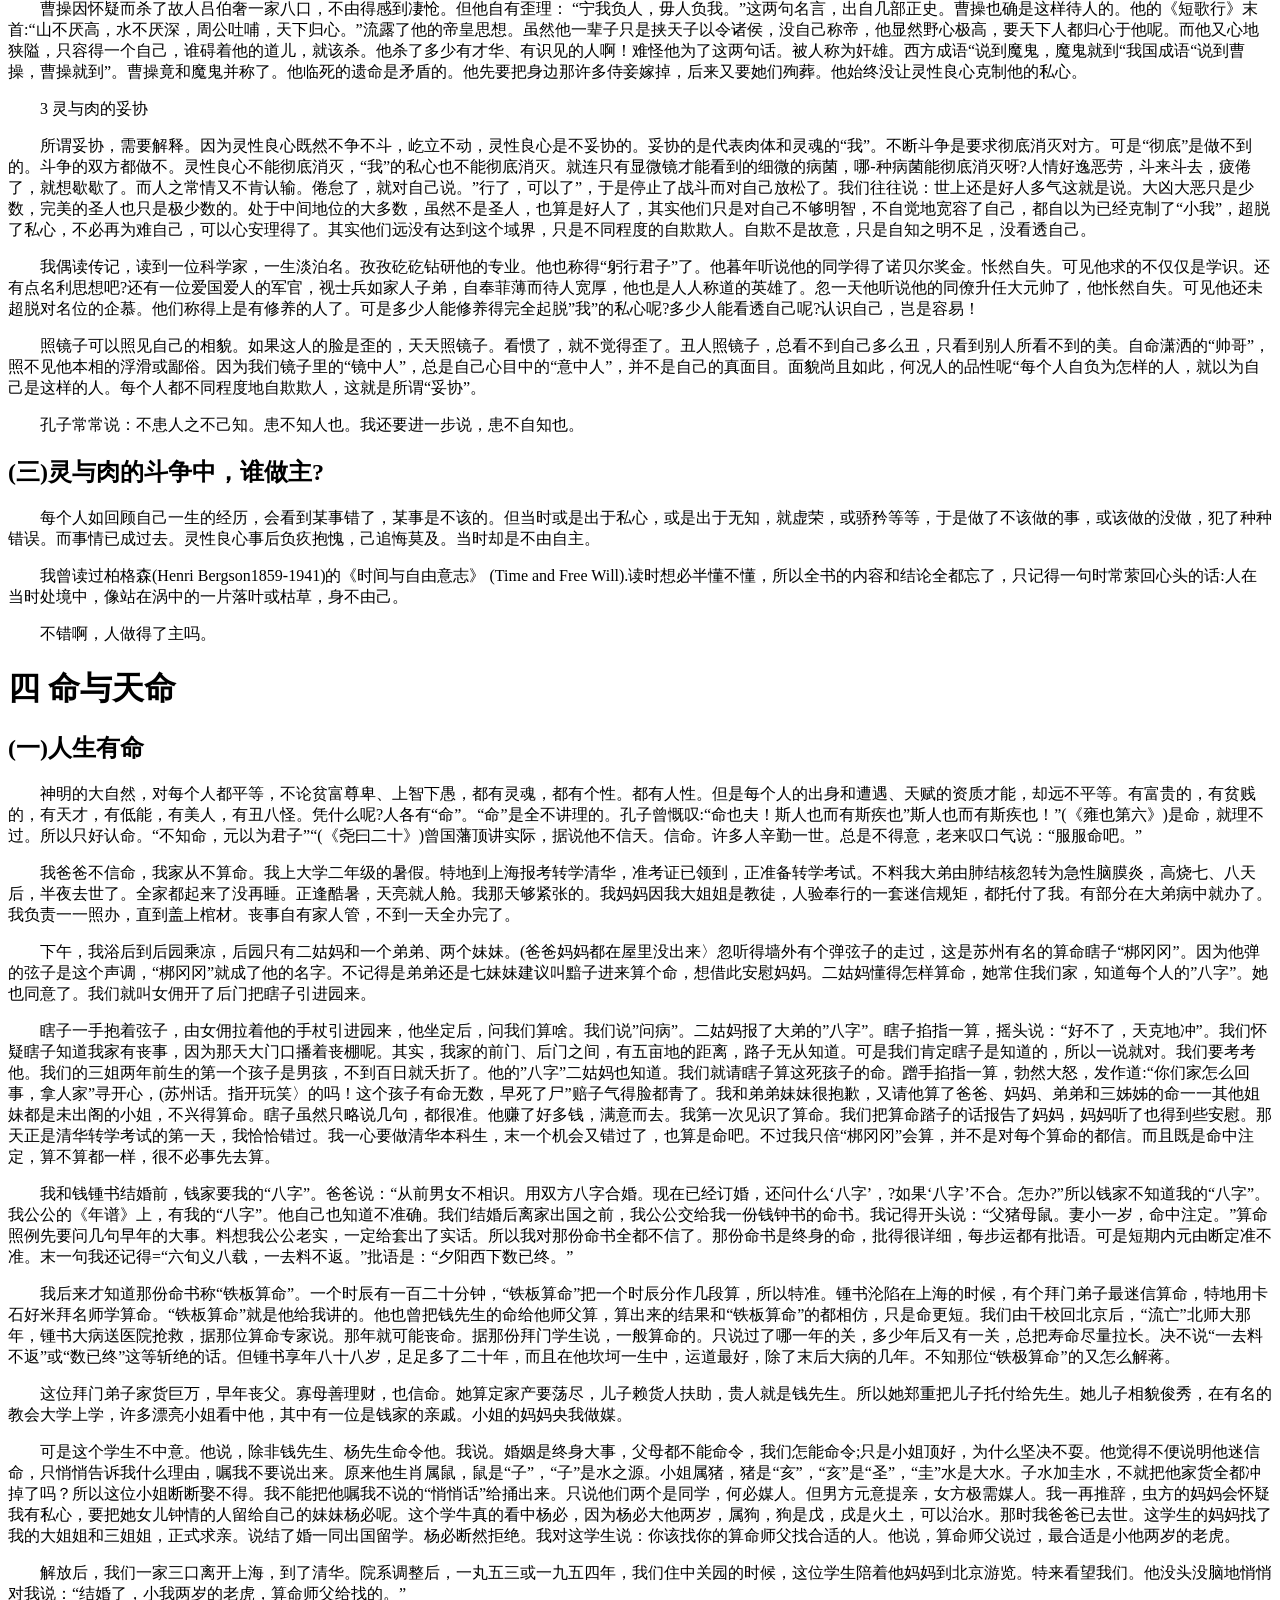
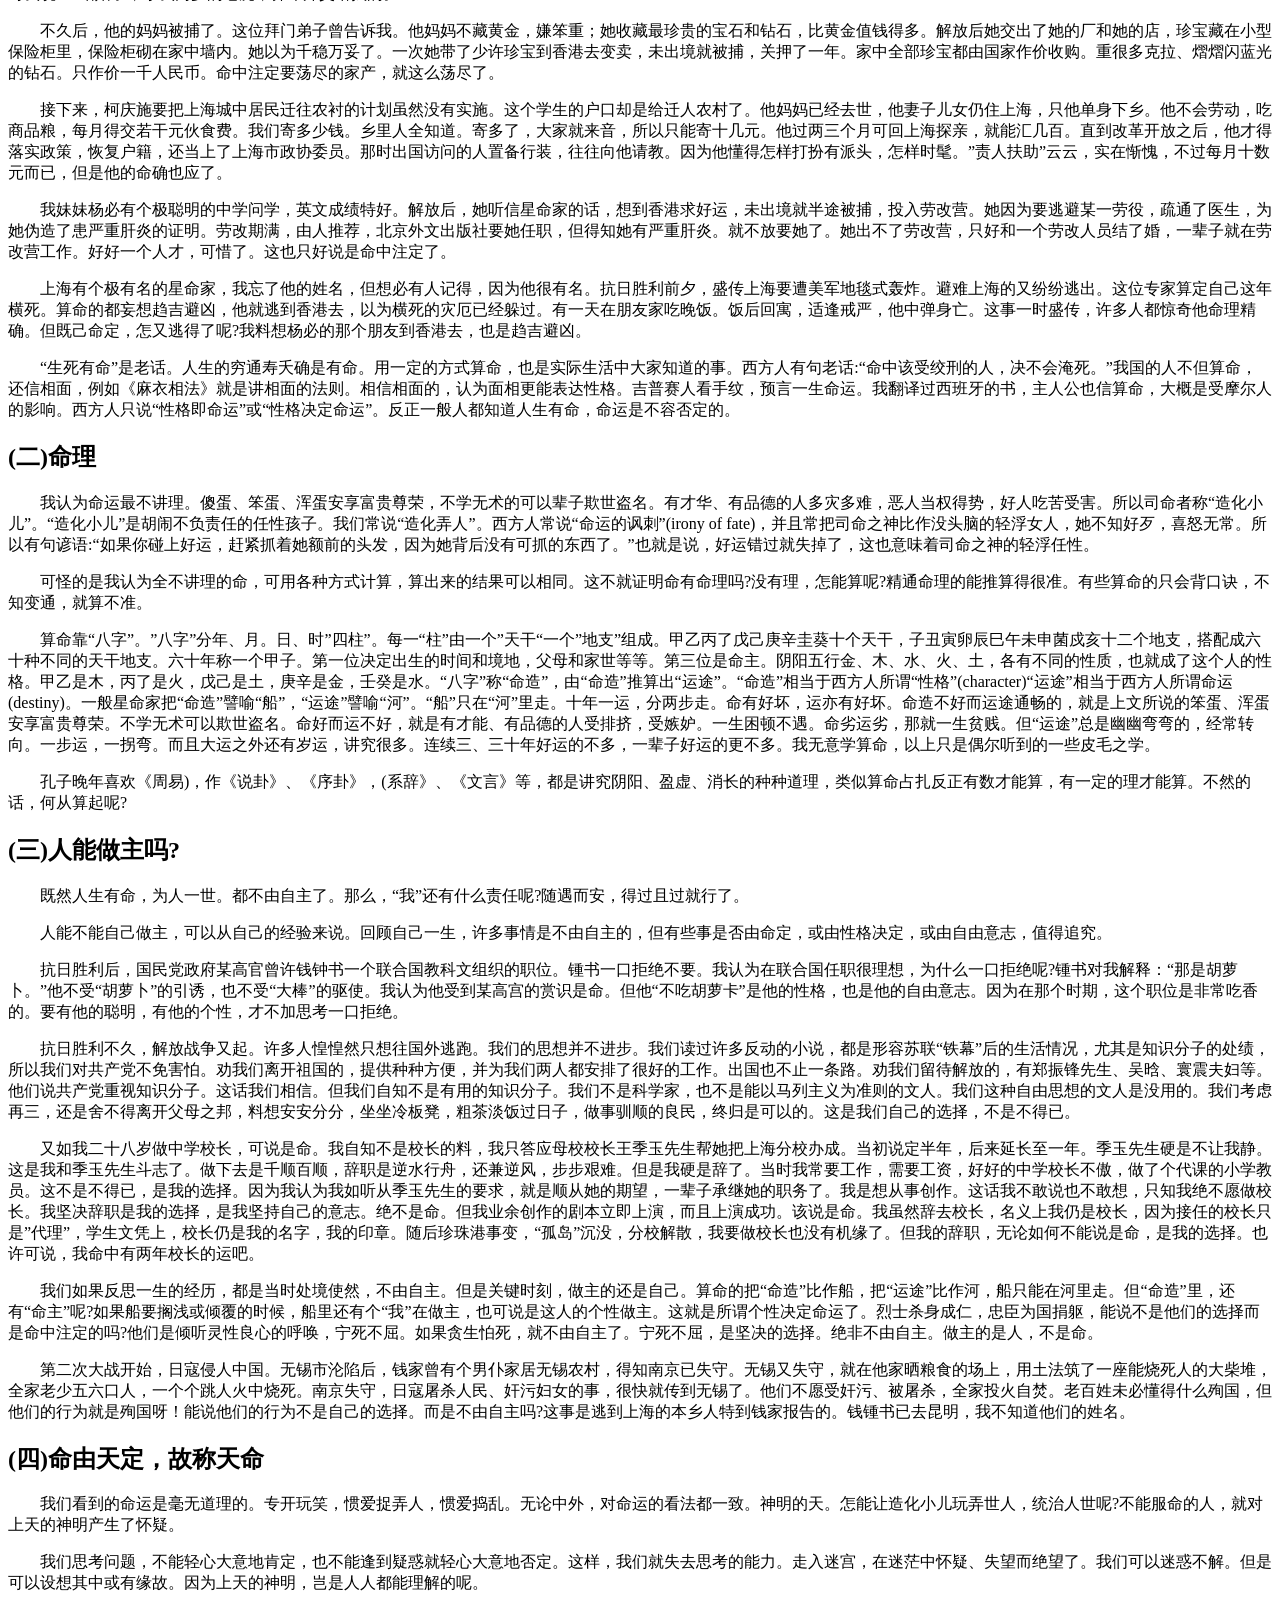
<file: extracted_book/OEBPS/text00000.html>
<!DOCTYPE html PUBLIC "-//W3C//DTD XHTML 1.0 Strict//EN" "http://www.w3.org/TR/xhtml1/DTD/xhtml1-strict.dtd"><html xmlns="http://www.w3.org/1999/xhtml">
<head><title></title>
<link href="flow0001.css" rel="stylesheet" type="text/css" />
</head>
<body>
<h1 class="a4">自序</h1>
<p class="a">2005年一月六日，我由医院出院，回三里河寓所。我是从医院前门出来的。如果由后门太平间出来，我就是”回家”了。</p>
<p class="a">躺在医院病床上。我一直在思索一个题目：走到人生边上。一回家，我立即动笔为这篇文章开了一个头。从此我好像着了魔。给这个题目缠住了，想不通又甩不开。我寻寻觅觅找书看，从曾经读过的中外文书籍——一例如《四书》《圣经》。到从未读过的，手边有的，或请人借的例如美国白壁德(Irvin Babbitt 1865-1933)的作品，法国布尔热(Paul Bourget 1852-1935)的《死亡的意义》。读书可以帮我思索，可是我这里想通了，那里又堵死了。</p>
<p class="a">年纪不饶人。我又老又病又忙。我应该是最清闲的人，既不管家事，又没人需我照顾。可是老人小辈多，小辈又生小辈，好朋友的儿女又都成了小一辈的朋友。承他们经常关心，近在北京、远在国外的，过年过节，总来看望我。我虽然闭门谢客，亲近的戚友和许许多多小辈们，随时可以冲进门来。他们来，我当然高兴，但是我的消闲就保不住了。</p>
<p class="a">至于病，与老年相关的就有多种，经常的是失眠、高血压、右手腱鞘炎不能写字等等。不能写字可以用脑筋，可是血压高了，失眠加剧，头晕<span style="text-indent: 2em;">晕地，就不能用脑筋，也不敢用脑筋。怕中风，再加外来的干扰，都得对付，还得劳心。</span>
</p>
<p class="a">《走到人生边上》这个题目，偏又缠住人不放。二00五年我出医院后擅自加重降压的药，效果不佳，经良医为我调整。渐渐平稳。但是我如果这天精神好，想动笔写文章，亲友忽来问好，这半天就荒废了，睡不足，勉强工作，往往写半个字，另一半就忘了，查字典吧，我普通话口音不准，往往查不到，还得动脑筋拐着弯儿找。字越写越坏。老人的字爱结成一团，字不成字，我也快有打结子的倾向了。</p>
<p class="a">思路不通得换一条路再想、我如能睡个好觉，头脑清楚，我就呆呆地坐着转念头。吃也忘了，睡也忘了，一坐就是半天，往往能想通一些问题。真没想到我这一辈子，脑袋里全是想不通的问题。这篇短短的小文章，竟费了我整整两年半的时光。废稿写了一大叠，才写成了四万多字的《自问自答》。</p>
<p class="a">在思索的过程中，发现几个可写散文的题目。我写下了本文的草稿，就把这几篇散文写成注释。因为都是注释本文的。费心的是本文，是我和自己的老、病、忙斗争中挣扎着写成的。</p>
<p class="a">古罗马皇帝马可·奥勒留(Marcus Aurelius-121-180)的《自省录》是他和邻邦交战中写成的。我的《自问自答》是我和自己的老、病、忙斗争中写成的。在斗争中挣扎着写，也不容易。拉一位古代的大皇帝作陪，聊以自豪吧！</p>
<p class="a">九十六岁的杨绛二00七年八月十五晚</p>
<h1 class="a4" id="sigil_toc_id_1">目录</h1>
<p class="a">自序</p>
<p class="a">走到人生边上——自问自答</p>
<p class="a">前言</p>
<p class="a">一 神和鬼的问题</p>
<p class="a">二 有关人的问题</p>
<p class="a">（一）人有灵魂</p>
<p class="a">（二）人有个性</p>
<p class="a">（三）人有本性</p>
<p class="a">1。本性的意义</p>
<p class="a">2。什么是人的本性？</p>
<p class="a">（1）食色性也</p>
<p class="a">（2）灵性良心</p>
<p class="a">3。每个人具有双重本性</p>
<p class="a">三 灵与肉的斗争和统一</p>
<p class="a">（一）灵与肉既有矛盾，必有斗争；经过斗争，必有统一</p>
<p class="a">1。斗争的双方</p>
<p class="a">（1）一方面是肉体</p>
<p class="a">（2）另一面是灵性良心</p>
<p class="a">（3）在灵与肉的斗争中，灵魂在哪一面？</p>
<p class="a">2。灵与肉怎样斗</p>
<p class="a">（二）灵与肉的统一</p>
<p class="a">1。灵性良心占上风</p>
<p class="a">2。灵性良心被弃置不顾</p>
<p class="a">3。灵与肉的妥协</p>
<p class="a">（三）灵与肉的斗争中，谁做主？</p>
<p class="a">四 命与天命</p>
<p class="a">（一）人生有命</p>
<p class="a">（二）命理</p>
<p class="a">（三）人能做主吗？</p>
<p class="a">（四）命由天定，故称天命</p>
<p class="a">五 万物之灵</p>
<p class="a">六 人类的文明</p>
<p class="a">（一）人的可贵在于人的本身</p>
<p class="a">（二）天地生人的目的</p>
<p class="a">七 人生实苦</p>
<p class="a">八 人需要锻炼</p>
<p class="a">九 修身之道</p>
<p class="a">十 受锻炼的是灵魂</p>
<p class="a">（一）人受锻炼</p>
<p class="a">（二）在肉体和灵魂之间，“我”在哪一边？</p>
<p class="a">（三）锻炼的成绩</p>
<p class="a">十一人生的价值</p>
<p class="a">结束语</p>
<p class="a">注释</p>
<p class="a">一 阿菊闯祸</p>
<p class="a">二 温德先生爬树</p>
<p class="a">三 劳神父</p>
<p class="a">四 记比邻双鹊</p>
<p class="a">五 三叔叔的恋爱</p>
<p class="a">六 孔夫子的夫人</p>
<p class="a">七 《论语》趣</p>
<p class="a">八 镜中人</p>
<p class="a">九 他是否知道自己骗人？</p>
<p class="a">十 穷苦人三则</p>
<p class="a">（一）路有冻死骨</p>
<p class="a">（二）吃施粥</p>
<p class="a">（三）”瞎子饿煞哉！”</p>
<p class="a">十一胡思乱想</p>
<p class="a">（一）胡思乱想之一</p>
<p class="a">（二）胡思乱想之二</p>
<p class="a">十二她的自述</p>
<p class="a">十三韩平原的命</p>
<p class="a">十四良心</p>
<h1 class="a4" id="sigil_toc_id_2">前言</h1>
<p class="a">我已经走到人生的边缘边缘上，再往前去。就是“走了”，“去了”，“不在了”。”没有了”，中外一例，都用这种种词儿软化那个不受欢迎而无可避免的”死”字。</p>
<p class="a">“生、老、病、死”是人生的规律，谁也逃不过。虽说“老即是病”，老人免不了还要生另外的病。能无疾而终，就是天大的幸运；或者病得干脆利索，一病就死，也都称好福气。活着的人尽管舍不得病人死，但病人死了总说”解脱了”解脱的是谁呢?总不能说是病人的遗体吧?这个遗体也决不会走，得别人来抬，别人来埋。活着的人都祝愿死者”走好”。人都死了，谁还走呢？遗体以外还有谁呢?换句话说，我死了是我摆脱了遗体?还能走?怎么走好?走哪里去?</p>
<p class="a">我想不明白。我对想不明白的事，往往就搁下不想了。可是我已经走到了人生边上，自己想不明白，就只想问问人，而我可以间的人都已经走了。这类问题，只在内心深处自己问自己，一般是不公开讨论的。我有意无意，探问了近旁几位七十上下的朋友。朋友有亲有疏，疏的只略一探问。</p>
<p class="a">设想到他们的回答很一致，很肯定，都说人死了就是没有了，什么都没有了。虽然各人说法不同，口气不同，他们对自己的见解都同样坚信不疑。他们都头脑清楚，都是先进知识分子。我提的问题。他们看来压根儿不成问题。他们的见解，我简约地总结如下:</p>
<p class="a">“老皇历了！以前还要做水陆道场超度亡灵呢！子子孙孙还要祭祀”作飨”呢！现在谁还迷信这一套吗?上帝已经死了。这种神神鬼鬼的话没人相信了。人死留名，雁死留声，人世间至多也只是留下些声名罢了。”</p>
<p class="a">“人死了，剩下一个臭皮囊，或埋或烧，反正只配肥回了。形体已经没有了，生命还能存在吗?常言道：人死烛灭。蜡烛点完了，火也灭了，还剩什么呢？</p>
<p class="a">“人生一世，草生一秋。草黄了，枯了，死了。不过革有根，明年义长出米。人也一样，下一代接替上代，代代相传吧。一个人能活几辈子吗?”</p>
<p class="a">“上帝下岗了，现在是财神爷坐庄了。谁叫上帝和财神爷势不两立呢！上帝能和财神爷较量吗?人活一辈子。没钱行吗?挣钱得有权有位。争权夺位得靠钱。称王称霸只为钱。你是经济大国。国际问才站得住。没有钱。只有死路一条。咱们现在居然”穷则变，变则通了”，知道最要紧的是理财。人生一世，无非挣钱、花钱、享受，死了能带走吗? “</p>
<p class="a">“人死了就是没有了，什么都没有了。还有不死的灵魂吗？我压根儿没有灵魂，我生出来就是活的，就得活到死，尽管活着没意思，也无可奈何。反正好人总吃亏，坏人总占便宜。这个世界是没有公道的，不讲理的，可是有什么办法呢，什么都不由自主呀。我生来是好人，没本领做恶人。吃亏就吃亏吧。尽量做些能傲的事，就算没有白活了。”</p>
<p class="a">“我们这一辈人，受尽委屈、吃尽苦楚了。从古以来，多少人”搔首问青天”，可是”青天”，它理你吗?圣人以神道设教，“愚民”又”驭民”·我们不愿再受骗了。迷信是很方便的。也顶称心。可是”人民的鸦片”毕竟是麻醉剂呀，谁愿意做·瘾君子”呢。说什么”上帝慈悲”。慈悲的上帝在干什么?他是不管事还是没本领呀?这种昏赖元能的上帝，还不给看破了?上帝?哪有上帝。”</p>
<p class="a">“我学的是科学。我只知道我学的这门学科。人死了到哪里去是形而上学，是哲学问题，和我无关。我只知道人死了就什么都没有了。”</p>
<p class="a">他们说话的口气，比我的撮述较为委婉，却也够叫我惭愧的。老人糊涂了，但是我仔细想想，什么都不信，就保证不迷吗?他们自信不迷。可是他们的见解，究竟迷不迷呢?</p>
<p class="a">第一，比喻只是比喻。比喻只有助于表达一个意思，并不能判定事物的是非虚实。”人生一世，草生一秋”只借以说明人生短暂。我们也向人祝愿”如松之寿”、”寿比南山”等等，都只是比喻罢了。</p>
<p class="a">“人死烛灭”或”泊干灯烬”。都是用火比喻生命。油或脂等燃料比喻躯体。但另一个常用的比喻”薪尽火传”也是把火比喻生命，把木柴比喻躯体。脂、油、木柴同是燃料，同样比作躯体。但”薪尽火传”却是说明躯体消灭后，生命会附着另一个躯体继续燃烧。恰恰表达灵魂可以不死。这就明确证实比喻不能用来判断事物的真伪虚实。比喻不是论断。</p>
<p class="a">第二，名与实必须界说分明。老子所谓”名可名，非常名。”如果名与实的界说不明确，思想就混乱了。例如。。我没有灵魂”云云，是站不住的。人死了，灵魂是否存在是一个问题。活人有没有灵魂。不是问题，只不过”灵魂”这个名称没有定规。可有不同的名称。活着的人总有生命一-不是虫蚁的生命。不是禽兽的生命，而是人的生命，我们也称”一条人命”。自称没有灵魂的人，决不肯说自己只有一条狗命。常言道”人命大似天”或”人命关天”二人命至关重要，杀人一命，只能用自己的生命来抵偿。 “一条大命”和”一个灵魂”实质上有什么区别呢?英美人称soul，古英文称 ghost，法国人称 ame。西班牙人称alma，辞典上都译作灵魂。灵魂不就是人的生命吗?谁能没有生命呢?</p>
<p class="a">又例如”上帝”有众多名称。”上帝死了”，死的是哪一门子的上帝呢?各民族、各派别的宗教，都有自己的上帝，都把自己信奉的上帝称真主，称唯一的上帝，把异教的上帝称邪神。有许多上帝有偶像，并且状貌不同。也有没有偶像的上帝。这许多既是真主，又是邪神，有偶像和无偶像的上帝，全都死了吗?</p>
<p class="a">人在急难中，痛苦中，烦恼中，都会呼天、求天、间天，中外一例。上帝应该有求必应，有问必答吗?如果不应不答，就证明没有上帝吗?</p>
<p class="a">耶稣受难前夕，在葡萄园里梅告了一整夜，求上帝免了他这番苦难，上帝答理了吗?但耶稣失去他的信仰了吗?</p>
<p class="a">中国人绝大部分是居住农村的农民。他们的识见和城市里的先进知识分子距离很大。我曾下过乡，也曾下过干校，和他们交过朋友。能了解他们的思想感情，也能认识他们的人品性格。他们中间，当然也有高明和愚昧的区别。一般说来，他们的确思想很落后。但他们都是在大自然中生活的。他们的经历，先进的知识分子无缘经历，不能一概断为迷信。以下记录的，都是笃实诚朴的农民所讲述的亲身经历。</p>
<p class="a">“我有夜眼，不爱使电棒，从年轻到现在六七十岁，惯走黑路。我个子小，力气可大，啥也不怕。有一次，我碰上”鬼打墙”了。忽然的，眼前一片漆黑，什么都看不见，只看到旁边许多小道。你要走进这些小道，会走到河里去。这个我知道。我就发话了：不让走了吗?好，我就坐下。”我摸着一块石头就坐下了。我掏出烟袋，想抽两口烟。可是火柴划不亮，划了十好几根都不亮。碰上”鬼打墙”，电棒也不亮的。我说：“好，不让走就不走，咱俩谁也不犯谁。”我就坐在那里。约莫坐了半个多时辰，那道黑墙忽然没有了。前面的路，看得清清楚楚。我就回家了。碰到”鬼打墙”就是不要乱跑。他看见你不理，没办法，只好退了。”</p>
<p class="a">我认识一个二十多岁农村出身的女孩子。她曾读过我记的《遇仙记》(参看《杨绛文集》第二卷228-233页。人民文学出版社2004年版)，问我那是怎么国事。我说:”不知道，但都是实事。全宿舍的同学、老师都知道。我活到如今，从没有像那夜睡得像死人一样！她说：“真的，有些事，说来很奇怪，我要不是亲眼看见，我决不相信。我见过鬼附在人身上。这鬼死了两三年了，死的时候四十岁。他的女儿和我同岁，也是同学。那年，挨着我家院墙北面住的女人刚做完绝育手术，身子很弱。这个男鬼就附在这女人身上，自己说”我是谁谁谁，我要见见我的家人，和他们说说话。”有人就去传话了。他家的老婆、孩子都赶来了。这鬼流着眼泪和家里人说话，声音全不像女人。很粗壮。我妈是村上的卫生员。当时还要为这女人打消炎针。我妈过来了，就掐那女人的上嘴唇一一叫什么”人中”吧?可是没用。我妈硬着胆子给她打了消炎针。这鬼说：“我没让你掐着，我溜了。嫂子。我今儿晚上要来吓唬你l”我家晚上就听得哗啦啦的响，像大把沙子撒在精上的响。响了两次。我爹就骂了：深更半夜，闹得人不得安宁，你王八蛋！”那鬼就不闹了。我那时十几岁，记得那鬼闹了好几天，不时地附在那女人身上。大约她身子健朗了，鬼才给赶走。“</p>
<p class="a">在”饿死人的年代”，北京居民只知道”三年自然灾害气十年以后。我们下放干校，才知道不是天灾。村民还不大敢说。多年后才听到村里人说：那时候饿死了不知多少人，村村都是死人多，活人少，阳气压不住阴气，快要饿死的人往往夜里附上了鬼，又哭又说。其实他们只剩一口气了。没力气说话了。可是附上了鬼，就又哭又说，都是新饿死的人，哭着诉苦。天亮，附上鬼的人也多半死了。”</p>
<p class="a">鬼附人身的传说，我听得多了，总不大相信。但仔细想想，我们常说“又做师娘(巫婆)又做鬼”，如果从来没有鬼附人身的事，就不会有冒充驱鬼的巫婆。所以我也相信莎士比亚的话：这个世界上，莫名其妙的事多着呢。</p>
<p class="a">《左传》也记载过闹鬼的事。春秋战国时，郑国二贵胃争权。一家姓良，一家姓驷。良家的伯有骄奢无道，驷家的子笛一样骄奢，而且比伯有更强横。子暂是老二，还有个弟弟名公孙段附和二哥。子雷和伯有各不相下。子誓就叫他手下的将官驷带把伯有杀了。当时郑国贤相子产安葬了伯有。子暂擅杀伯有是犯了死罪，但郑国的国君懦弱无能，子产没能够立即执行国法。子誓随后两年里又犯了两桩死罪。子产本要按国法把他处死，但开恩让他自杀了。</p>
<p class="a">伯有死后化为厉鬼。六七年间经常出现。据《左传》，“郑人相惊伯有”，只要听说”伯有至矣”，郑国人就吓得乱逃，又没处可逃。伯有死了六年后的二月间，有人梦见伯有身披盔甲，扬言：“三月三日，我要杀驷带。明年正月二十八日，我要杀公孙段。”那两人如期而死。</p>
<p class="a">郑国的人越加害怕了。子产忙为伯有平反，把他的儿子“立以为大夫，便有家庙”，伯有的鬼就不再出现了。</p>
<p class="a">郑子产出使晋国。晋国的官员问子产：伯有犹能为厉乎?”(因为他死了好多年了。)子产曰：“能。”他说：老百姓横死。鬼魂还能闹，何况伯有是贵自的子孙，比老百姓强横。他安抚了伯有，他的鬼就不闹了。</p>
<p class="a">我们称闹鬼的宅子为凶宅。钱钟书家曾租居无锡留芳声巷一个大宅子，据说是凶宅。他叔叔夜晚读书，看见一个鬼，就去打鬼，结果大病了一场。我家一九一丸年从北京回无锡，为了找房子，也曾去看过那所凶宅。我记得爸爸对妈妈说：“凶宅未必有鬼，大概是房子阴暗，住了容易得病。”</p>
<p class="a">但是我到过一个并不阴暗的凶宅。我上大学时，我和我的好友周芬有个同班女友是常熟人，家住常熟。一九三一年在假，她邀我们游常熟，在她家住几天。我们同班有个男同学是常熟大地主，他家目。在城里盖了新房子。我和周芬等到了常熟，他特来邀请我们三人过两天到他新居吃饭，因为他妈妈从未见过大学女生，一定要见见，酒席都定好了，请务必赏光。我们无法推辞。只好同去赴宴。</p>
<p class="a">新居是簇新的房子。阳光明亮，陈设富丽。他妈妈盛装迎接。同席还有他爸爸和孪生的叔叔，相貌很相像。还有个瘦弱的嫂子带着个淘气的胖侄儿，还有个已经出嫁的妹妹。据说，那天他家正式搬人新居。那天想必是挑了”宜迁居”的黄道吉日。因为搬迁想必早已停当，不然的话，不会那么整洁。</p>
<p class="a">回校后，不记得过了多久，我又遇见这个男同学。他和我们三人都不是同系，不常见面。他见了我第一事就告诉我他们家闹鬼，闹得很凶。嫂子死了，叔叔死了，父母病了，所以赶紧逃回乡下去了。据说，那所房子的地基是公共体育场，没知道原先是处决死囚的校场。我问:“鬼怎么闹?”他说：“一到天黑，楼梯上脚步声上上下下不断，满处咳吐吵骂声，不知多少鬼呢。”我说:“你不是在家住过几晚吗?你也听到了?”他说他只住了两夜。他像他妈妈，睡得浓，只觉得城里不安静，睡不稳。春假完了就回校了。闹鬼是他嫂子听到的，先还不敢说。他叔叔也听到了。嫂子病了两天，也没发烧，无缘无故地死了。才过两天，叔叔也死了，他爹也听到闹，父母都病了。他家用男女两个佣人，男的管烧饭，是老家带出来的，女的是城里雇的。女的住楼上，男的住楼下，上下两间是楼上楼下，都在房子西尽头，楼梯在东头，他们都没事。家里突然连着死了两人，棺材是老家账房雇了船送回乡的。还没办丧事，他父母都病了。体育场原是校场的消息是他妹妹的婆家传来的。他妹妹打来电话，知道父母病，特来看望。开上晚饭，父母都不想吃。他妹妹不放心，陪了一夜。他的侄儿不肯睡挪人爷爷奶奶屋的小床，一定要睡爷爷的大床。他睡爷爷脚头，梦里老说话。他妹妹和爹妈那晚都听见家里闹鬼了。他们屋里没敢关电灯。妹妹睡她妈妈脚头。到天亮，他家立即雇了船，收拾了细软逃回乡下。他们搬人新居。不过七、八天吧。和我们同席吃饭而住在新居的五个人，死了两个，病了两个，不知那个淘气的胖侄儿病了没有。这位同学是谨小慎微的好学生，连党课《三民主义》都不敢逃学的，他不会撒谎胡说。</p>
<p class="a">我自己家是很开明的，连灶神都不供。我家苏州的新屋落成，灶上照例有“灶君菩萨”的神盒。年终糖瓜祭灶，把灶神送上天了。过几天是“接灶”日。我爸爸说：“不接了。”爸爸认为灶神相当于“打小报告”的小入，吃了人家的糖瓜，就说人家好话。这种神，送走了正好，还接他回来干吗?家里男女佣人听说灶神不接了，都骇然。可是“老爷”的话不敢不听。我家没有灶神，几十年都很平安。</p>
<p class="a">可是我曾经听到开明的爸爸和我妈妈讲过一次鬼。我听大姐姐说。我的爷爷曾做过一任浙江不知什么偏僻小县的县宫。那时候我大姐年幼，还不大记事。<span style="text-indent: 2em;">只有使她特别激动的大事才记得。那时我爸爸还在日本留学，爸爸的祖父母已经去世，大伯母一家、我妈妈和大姐姐都留在无锡，只爷爷带了奶奶一起离家上任。大姐姐记得他们坐了官船。扯着龙旗，敲锣打鼓很热闹。我听到爸爸妈妈讲。我爷爷奶奶有一天黄昏后同在一起，两人同时看见了我的太公，两人同时失声说：”爹爹喂”，但转眼就不见了。随后两人都大病，爷爷赶忙辞了宫，例眷乘船回乡。下船后，我爷爷未及到家就咽了气。</span>
</p>
<p class="a">这件事，想必是我奶奶讲的。两人同时得重病，我爷爷未及到家就咽了气，是过洼的事实。见鬼是得病还乡的原因。我妈妈大概信了，我爸爸没有表示。</p>
<p class="a">以上所说，都属”怪、力、乱、神”之类，我也并不爱谈。我原是旧社会过来的”老先生”一一这是客气的称呼。实际上我是老朽了。老物陈人，思想落后是难免的。我还是晚清末代的遗老呢！</p>
<p class="a">可是为”老先生”改造思想的。。年轻人”如今也老了。他们的思想正确吗?他们的”不信不迷”使我很困惑。他们不是几个人。他们来自社会各界科学界、史学界、文学界等，而他们的见解却这么一致、这么坚定。显然是代表这一时代的社会风尚，都重物质而怀疑看不见、摸不着的”形而上”搅界。他们下一代的年轻人，是更加偏离”形而上”境界，也更偏重金钱和物质享受的。他们的见解是否正确，很值得仔细思考。</p>
<p class="a">我试图摆脱一切成见，按照合理的规律，合乎逻辅的推理，依靠实际生活经验，自己思考。我要从平时不在意的地方，发现问题，解答问题:能证实的予以肯定，不能证实的存疑。这样~步一步自问自答，看能探索多远。好在我是一个平平常常的人，无党无派，也不是教徒，没什么条条框框干碍我思想的自由。而我所想的，只是浅显的事，不是专门之学，普通人都明白。</p>
<p class="a">我正站在人生的边缘边缘上，向后看看，也向前看看。向后看，我已经活了一辈子，人生-世。为的是什么呢?我要探索人生的价值。向前看呢，我再往前去，就什么都没有了吗?当然。我的躯体火化了，没有了，我的灵魂呢?灵魂也没有了吗?有人说。灵魂来处来，去处去。哪儿来的？又回哪儿去呢?说这话的，是意味着灵魂是上帝给的，死了又回到上帝那儿去。可是上帝存在吗?灵魂不死吗?</p>
<h1 class="a4" id="sigil_toc_id_3">一 神和鬼的问题</h1>
<p class="a">现在崇尚科学，时髦的口号是“上帝已经死了”。说到信念，就是唯心，也就是迷信了。唯心，可以和迷信画上等号吗?现在思想进步的人，也讲“真、善、美气”真、善、美”看得见吗？摸得着吗?看不见、摸不着的，不是只能心里明白吗?信念是看不见的，只能领悟。从“知”到“悟”，有些距离，但并非不能逾越的，只是小小一步飞跃，认识从“量变”进而为“质变”罢了。是不是“迷”，可以笨笨实实用合理的方法和逻蟹的推理来反证。比如说吧，假如我相信大自然有规律，我这点信念出于我累积的知识。我看到一代代科学家已发现了许多规律。规律可能是错误的(如早期关于天体运行的规律)。可以推翻；规律可能是不全面的，可以突破，可以补充。反过来说，大自然如果没有规律，科学家又何从探索?何从发现?又何从证实呢?大自然有规律这点信念，是由知识的累积，进一步而领悟的。然后又由反证而肯定。相信大自然有规律，能说是迷信吗?是否可以肯定不是迷信呀？</p>
<p class="a">科学愈昌明。自然界的定律也发现得愈多，愈精密。一切定律(指经过考验，全世界科学家都已承认的定律)。不论是有关天文学、物理学、生物学等等，每一学科的定律，都融会贯通，互相补充，放之四海而皆准。我相信这个秩序井然的大自然，不可能是偶然，该是有规划、有主宰的吧?不然的话，怎能有这么多又普遍又永恒的定律呢?</p>
<p class="a">有人说，物质在突发的运动中，动出了定律。但科学的定律是多么精确，多么一丝不苟，多么普遍一致呀！如果物质自己能动出这么精密的定律来，这物质就不是物质而有灵性了。该是成了精了。但精怪各行其道，不会动出普遍一致的定律来。大自然想必有神明的主宰，物质按他的规定运动。所以相信大自然的神明，是由累积的知识，进而成为信念，而这个信念，又经过合理的反证，好像不能推翻，只能肯定。相信大自然的神明，或神明的大自然，我觉得是合乎理性的，能说是迷信吗？</p>
<p class="a">大自然的神明，或神明的大自然，按我国熟悉的称呼，就称”天”，老百姓称老天爷或天老爷，文雅些称”上天”、”天公”、”上苍”，名称不同。所指的实体都是相同的。</p>
<p class="a">例如孔子曰：“天何言哉?四时行焉，百物生焉，天何言哉?”（《阳货十七》)“吾谁欺，欺天乎?”(《于罕第九》)“知我者，其天乎”““宪问十四》”“获罪于天，无所祷也。”(《八佾第三》)“天生德于予，……”( 《述而第七》)以上只是略举几个《论语》里的“天”，不就是指神明的大自然或大自然的神明吗?</p>
<p class="a">有人因为《论语》樊迟问知，于曰：“敬鬼神而远之。”（《雍也第六》）就以为孔子对鬼神敬而远之。但孔子对鬼神并不敬而远之。《中庸》第十六章，子思转述孔子的话:“鬼神之为德，其盛矣乎！视之而勿见，听之而勿闻，体物而不可遗，使天下之人齐明盛服以承祭祀，洋洋乎如在其上，如在其左右。 《诗》曰：“神之格思，不可度思。矧可射思。”又，《中庸》第一章“莫见乎隐。莫显乎徽，故君子慎其独也。”</p>
<p class="a">《中庸所记的话，我按注解解释如下。第十六章说：“祭祀的时候，鬼神虽然看不见，听不见，万物都体现了神灵的存在；祭祀的时候，神灵就在你头顶上，就在你左右”。接着引用《诗经·大雅·抑》之篇：“神来了呀，神是什么模样都无从想像，我们哪敢怠慢呀。”这几句诗，表达了对神的敬畏。</p>
<p class="a">《中庸第一章里说：“最隐蔽的地方，最微小的事，最使你本相毕露，你以为独自一人的时候投入看见，就想放肆啦?小心呀”君子在独自一人的时候特别谨慎。”</p>
<p class="a">读《论语》。可以看到孔子对每个门弟子都给予适当的答复。问同样的问题，从没有同样的回答。这是孔子因人施教。樊迟是个并不高明的弟子。他曾问孔子怎样种田，怎样种菜。孔子说他不如老农，不如老圃。接下说“小人哉。樊须也”(《子路十三》)。一次，樊迟问知(智)。 (《颜渊十二》)子曰：“知人。”樊迟不懂，问这话什么意思?孔子解辟了一通。他还是不懂，私下又把夫子的解释问子夏。他大概还是没懂，又一次问知，孔子曰：敬鬼神而远之。这回他算是懂了吧，没再问。可是《论语》和《中庸》里所称的“鬼神”，肯定所指不同。《中庸》里的“鬼神”，能“敬而远之”吗?《中庸》和《论语》讲“鬼神”的话，显然是矛盾的。那么，我们相信哪一说呢?</p>
<p class="a">孔子十九岁成家，二十岁生鲤。字伯鱼。伯鱼生傲，字子思。伯鱼先孔子死。据《史记·孔子世家》。伯鱼享年五十。那么，孔子已经七十岁了。而颜渊还死在他死以后。子路又死在颜渊之后，孔子享年七十三。他七十岁以后经历了那么多丧亡吗?而伯鱼几岁得子，没有记载。孔子去世时子恩几岁。无从考证。反正孔子暮年丧伯鱼之后，子思是他唯一的孙儿。孔子能不教他吗?孔子想必爱重这个孙儿。他如果年岁已长，当然会跟着祖父学习。当时孔子的门弟子已有两位相当于助教的有若和曾参，称有子、曾子。子思师事曾参。如果他当时已有十五、六岁，他是后辈。师事助数是理所当然。如果他还幼小。孔子一定把他托付给最信赖的弟子。</p>
<p class="a">曾参显然是他最贴心的弟子。试着他们俩的谈话。孔子说：“参乎！吾道一以贯之。”曾子曰：“唯。”孔子走了，门人间曾子，夫子什么意思?曾子日产夫子之道，忠恕而已矣。”(《里仁第四》)哪个门弟子能这么了解孔子呢?子思可能直接听到泣祖父的教诲，也可能由曾参传授。</p>
<p class="a">《论语》子贡回：“夫子之言性与天道，不可得而闻也“（《公冶长第五》)。这不过说明，孔子对有些重要的问题，不轻易和门弟子谈论。子思作《中庸》，第一章开宗明义就说“天命之谓性，率性之谓道。”这是孔子的大道理，也是他的心里话，如果不是贴心的弟子，是听不到的。子思怕祖父的心里话久而失传，所以作《中庸》。这是多么郑重的事，子思能违反祖父的心意而随意乱说吗?</p>
<p class="a">“鬼神”二字，往往并称，但《中庸》所谓“鬼神”，从全篇文字和引用的诗，说的全是”神”。”洋洋乎如在其上。如在其左右”，就是《论语》“祭神如神在”的情景。所谓神。也就是《论语》里的天，也就是我所谓大自然的神明。加上子思在《中庸》里所说的话，就点染得更鲜明了。神是无所不在，无所不见，无所不知的。能”敬而远之”吗?神就在你身边，决计是躲不开的。</p>
<p class="a">孔子每次答弟子的问题，总有针对性。樊迟该是喜欢谈神说鬼，就叫他“敬鬼神而远之”。这里所说的“鬼神”，是鬼魅，决不是神。我国的文字往往有两字并用而一虚一实的。“鬼神”往往并用。子思《中庸》里用的“鬼神”，“鬼”是陪用，“鬼”虚而“神”实。“敬鬼神而远之”，“神”是陪用，“神”字虚而”鬼”字实。(参看《管锥编》第一册《周晶正义》二一《系辞》五一←←93-95页。三联书店2001年1月版)鬼魅宜敬而远之。几个人相聚说鬼，鬼就来了。西方成语：“说到魔鬼，魔鬼就来。”我写的《遇仙记》就是记我在这方面的经验。</p>
<p class="a">我早年怕鬼，全家数我最怕鬼，却又爱面子不肯流露。爸爸看透我，笑称我“活鬼”即胆小鬼。小妹妹杨必护我，说络姐只是最敏感。解放后，钱锺书和我带了女儿又回清华，住新林院，与堂姊保康同宅。院系调整后，一再迁居，迁入城里。不久我生病，三姐和小妹杨必特从上海来看我。杨必曾于解放前在清华任助教，住保康姊家。我解放后又回清华时，杨必特地通知保康姐，请她把清华几处众人说鬼的地方瞒着我，免我害怕。我既已迁居城里，杨必就一一告诉我了。我知道了非常惊奇。因为凡是我感到害怕的地方，就是传说有鬼的地方。例如从新林院寓所到温德先生家，要经过横搭在小沟上的一条石板。那里是日寇屠杀大批战士或老百姓的地方。一次晚饭后我有事要到温德先生家去。锺书已调进城里，参加翻译《毛选》工作，我又责令钱玻早睡。我独自一人，怎么也不敢过那条石板。三次鼓足勇气想冲过去，却像遇到”鬼打墙”似的，感到前面大片黑气，阻我前行，只好退回家。平时我天黑后走过网球场旁的一条小路，总觉寒凛凛地害怕。据说道旁老树上曾吊死过人。据说苏州庙堂巷老家有几处我特别害怕，都是佣人们说神说鬼的地方。我相信看不见的东西未必不存在。城里人太多了，鬼已无处可留。农村常见鬼，乡人确多迷信，未必都可信。但看不见的，未必都子虚乌有。有人不信鬼(我爸爸就不信鬼)。 有人不怕鬼(锺书和钱玻从来不怕鬼〉。但是谁也不能证实人世间没有鬼。因为”没有”无从证实;证实”有”，倒好说。我本人只是怕鬼。并不敢断言自己害怕的是否实在，也许我只是迷信。但是我相信，我们不能因为看不见而断为不存在。这话该不属迷信吧?</p>
<p class="a">有人说，我们的亲人，去世后不再回家，不就证明鬼是没有的吗?我认为，身后的事，元由得知，我的自问自答。只限于今生今世。</p>
<h1 class="a4" id="sigil_toc_id_4">二 有关人的问题</h1>
<p class="a">有关人的问题，我不妨从最亲切最贴身的“我”问起，就发现一连串平时没想到的问题。</p>
<p class="a">“我”，当然不指我个人，“我”是一切人的代名词。如问“我”是谁?答“我”是人——人世间每个具体的人。每个具体的人，统称人。这是一个抽象的代名词。具体各别的人，数说不尽，我们只用一个抽象的“人”字，代表一切具体的人。我经常受到批判：“只有具体的人，没有抽象的人，单用一个‘人’字，是抹杀了人的阶级性。”抽象的代名词，当然不是具体的人，但每个自称“我”的人，都是具体的人，不同阶级，不同职业，不同区域，不同时代的一个个具体的人，都自称”我”，所以可以说：“我”是人一一人世间每一个具体的人。</p>
<h2 class="a4" id="sigil_toc_id_5">(一)人有灵魂</h2>
<p class="a">我首先要说。人有灵魂。每个人都有一个身体，而身体具有生命，称灵魂。灵魂是看不见的，但身体有没有生命却显而易见。死尸和活人的区别看得出，摸得着。所以每个活着的人，有肉体，也具有生命。上文已经说过，人的生命不是草木、虫蚁的生命，也不是禽兽的生命，我们称一条人命或一个灵魂；名称不同而所指同是人的生命。下文我避免用“一条人命”而采用“一个灵魂”，因为在我国文字里，“命”字有两重意义。生命（life)称命；命运(fate)也称命，例如”薄命”、”贫贱命”、”命大”、”生死有命”等。同一个字而所指不同。在思维的过程中窑易引起混乱。导致错误。灵魂是否不灭，可以是问题；而活着的人都有生命或灵魂。是不成问题的。可以肯定说:人有两部分，一是看得见的身体，一是看不见的灵魂。这不是迷信，是不可否认的事实。</p>
<h2 class="a4" id="sigil_toc_id_6">(二)人有个性</h2>
<p class="a">人的体质不间，性情各别。古希腊医学家认为人的性情取决于这人身体里某种液体的过剩。人的个性分四种类型=多血的性情活泼，多痰的性情滞缀，多黄胆汁的易怒，多黑胆汁的忧郁。欧洲人一直沿用这种分类。我们所谓”个性”，也称”性子”，也称”脾气”。活泼的我们称外向，滞缓的我们称慢性子，易怒的称急性子或脾气躁，忧郁的称内向。不过这种分类，只是粗粗地归纳，没多大意义，因为每一种类型包含许多不同的性情呢。急性子有豪爽的，敏捷的，冒失的，也有粗暴的。慢性子有沉静的，稳重的，死板的，也有傻呆的。反正性情脾气各人各样，而且各种类型的区别。也不能-刀切。有人内向，同时又是慢性子或急性子。我只求说明：体质不同，性情各别。老话：一棵树上的叶子叶叶不同，人性之不同各如其菌。按脑科专家的定论，各人的脑子，各不相同。常言道：一个人，一个性；十个人，十个性。即使是同胞双生，面貌很相似，性情却迥不相同。</p>
<p class="a">个性是天生的，到老不变。有修养的人可以约束自己。可是天生的急性子不能约束成慢性子；慢性子也不能修养成急性子。婴儿初生，啼声里就带出他的个性。急性子哭声躁急，慢性子哭声悠缓。从生到死，个性不变。老话：“从小看看，到老一半”；“江山易改，本性难移”；“七卡二变，本性难变”。塞万提斯在他名著《堂吉诃德》里多次说。老话成语，是人类数千年智慧的结晶。韩非子说：“古无虚谚。”《管锥编》下，716页。三联书店2001年版。他们的话确是不错的。</p>
<p class="a">我曾当过三年小学教员，专教初小一、二年级。我的学生都是穷人家孩子，很野。也很难管。我发现小学生像《太平广记》、《夷竖志》等神怪小说里的精怪，叫出他的名字，他就降伏了。如称”小朋友”。他觉得与他无关。所以我有必要记住每个学生的姓名。全班约四十人。我在排座位时自己画个座位图，记上各人的姓名。上第一堂课，记住第一批姓名。上第二堂课，记住第二批姓名。上第三堂课，全班的姓名都记熟。第一批记住的是最淘气、或最乖、最可爱、最伶俐的，一般是个性最鲜明的。最聪明的孩子，往往在第二批里。因为聪明孩子较深沉，不外露。末一批里，个性最模糊，一时分不清谁是谁，往往是班上最浑沌的。</p>
<p class="a">我班上秩序最好。如有新来的教师管不了最低班。主任就央我换教低班，不照例随级上升。所以我记住姓名的学生很多很多。三年共六个学期，我教过三、四班新生，从未见到个性相同的学生。</p>
<p class="a">每个人天生有个性，个性一辈子不变，这是可以证实的。天地生人，人多得不可胜数。但所有的人指纹不同，笔迹不同，也是个性不同的旁证。</p>
<h2 class="a4" id="sigil_toc_id_7">(三)人有本性</h2>
<p class="a">1 本性的意义</p>
<p class="a">人有本性，指全人类共有的本性，而且是全人类所特有的。猫有猫性，狗有狗性，牛有牛性，狼有狼性，人也该有人性。人性是全人类所共有，同时也是全人类所特有的。不分贫富尊卑、上智下愚，只要是人而不是禽兽，普遍都有同样的人性。</p>
<p class="a">2.什么是人的本性</p>
<p class="a">(1)“食色性也”，不是指人的本性吗。用“色”字就显然指人而不指禽兽。因为禽兽称“发情”(性欲发动)。不称“好色”。每个人都有肉体。有肉体就和其他动物同样有兽性。不过人的兽性和其他动物不一样。</p>
<p class="a">禽兽发情有季节，发情是为了繁育后代。人类好色是不分季节的。而且没个餍足。有三宫六院的帝王还自称”寡人好色”哩。禽兽掠食只求餍足，掠食是为了保全生命。人的食欲却不仅仅是图生存，还图享受。人不仅要吃饱，还讲究美食。孔子不是说“食不厌精，脍不厌细”吗?( 《乡党第十》)食与色，人之大欲，但人之大欲。不仅仅是为了自身和后代的生存，还都图享受呢。</p>
<p class="a">(2)灵性良心。禽兽的天性不仅有食欲、性欲。禽兽都有良知良能，连虫蚁也有，例如蚂蚁做集、蜂酿蜜、鹊营巢、犬守门，且忠于主人。人当然也有良知良能。不输禽兽虫蚁，而超越禽兽虫蚁。</p>
<p class="a">我国孔孟之道，主张人性本善。孟子说：“人有所不学而能者，其良能也。有不虑而知者，其良知也。”注解说“良者，本然之善也。”就是说，不由人为，天生就是好的。(《孟子·尽心》)注解的解释，不如《孟子·告子》一章里讲得具体。孟子说：恻隐之心，羞恶之心，恭敬之心，是非之心。都是每个人都有的。人有恻隐、羞恶、恭敬、是非之心，就表示人有仁、义、礼、智等美德。这都不是外加的，而是原来就有的。接下来，孟子引《诗经·大雅·桑民》之篇：“天生桑民，有物有则，民之秉彝，好是鳝德。”孔子称赞这首诗“为此诗者。其知道乎?……民之秉彝也(就是说，这种美德是人性本来就有的)，故好是懿德（就是说，所以爱这种美德儿）。”《孟子》下文把恻隐之心、羞恶之心等等“仁义之心”称为“良心”。并着重指出，人性中原本有“良心”，如果不保住“良心”，而随它消失，“放其良心者，……则其违禽兽不远矣。……”孔子日：操则存，舍则亡…”，注：操之则在此，舍之则失去。</p>
<p class="a">从孔子、孟子的理论里，我们可以看到，人类不仅有良知良能，而且超越禽兽，还有良心。良心就是恻隐之心、羞恶之心等等仁义之心。人性中天生有仁义礼智等道德心，称良心。如果不能保住良心，随它消失，就和禽兽一样了。(苟子认为人性本恶，这里暂且不谈。留待下文。)</p>
<p class="a">西方人把”良知良能“性”本能”或“本性”或“天性”，而畸良心亦称“道德心”。就是说。每个人天生懂得是非、善恶等道德价值或标准，而在良心的督促下，很自然地追求真理，追求完善。努力按照良心上的道德标准为人行事。假如该做的不做，或做了不该做的事，就受到良心的谴责，内疚负愧。(参见西方辞典土instinct和conscience条)我嫌这一堆解释太啰嗦，试图用一个融合中外而明白易晓的词儿。概括以上一大堆解释。禽兽都有良知良能。人的良知良能与禽兽不同，而超越禽兽，我就称为“灵性、良心”。“灵性”，是识别是非、善恶、美丑等道德标准的本能产良心”是鼓动并督促为人行事都遵守上述道德标准的道德心。“灵性良心”是并存的，结合“知”与“行”两者。</p>
<p class="a">下文我就使用“灵性良心”来代表人的良知良能了，并且也不用引号了。这是人所共有而又是人所特有的本性。凡是人，不论贫富尊卑、上智下愚，都有灵性良心。贫贱的人。道德品质绝不输富贵的人。愚笨的人也不输聪明人，他们同样识得是非。懂得好歹。我认识好几个一介不取于人而对钱财十分淡漠的人，他们都是极贫极贱，毫无学识的人。昧了良心，为名为利而为非作歹的，聪明人倒比愚人多。务农的人往往比经商的老实。据农村的人说，山里人最浑朴善良。乡里人和山里人，并未受到特殊的教育，只是本性未受污损。他们认为人愈奸，心愈黑，愈得意发财。当然这也不能一概而论，但不分贫贱尊卑、上智下愚，都有灵性良心是肯定的。我不妨从亲身经历中，拈出一两个实例。</p>
<p class="a">我家曾收留过弱智低能的一另一女，都和我家门房同乡，都没有名字。我妈妈为男的取名阿福。我们姊妹为女的取名阿灵。阿福大约十四五岁，模样只像八九岁的儿童。他得了好的东西都要留给他娘，我妈妈</p>
<p class="a">总说阿福有良心。门房有一整套小型木匠用具。阿福并没人数，却会找些木缸，锯呀、刨呀，把木板制成各式匣子。比猴子灵得多。后来他攒了钱被人骗走，离了我家，后悔不及，得了神经病，正也证明他是有灵性良心的。阿灵比阿福笨得多，数数只能数到二。她睡觉压死了自己的头胎儿子，气得她的公婆、丈夫见了她就毒打。她自己觉得挨打是活该，毫无怨尤。家务事她啥也不会。我家女佣们一件件教她，她乖乖地学，渐渐能从二数到五、六、七，家务事也学会不少。一两年后，她丈夫来接她回去，她欢天喜地，跟着回家了。如果是畜类，看见毒打它的人，不会欢天喜地。她是有灵性良心的。阿福、阿灵都是下愚中的下愚。但毕竟是人，不是畜类。这两个实例，只说明下愚的下愚，也有人性。阿灵比阿桶笨，已接近畜类，比聪明的猫狗还不如，但他们毕竟是人。有很多聪明的父每，会生下全无智力的痴呆儿女;~~聪明的姊妹兄弟间，会夹杂一个痴呆。这是父母最揪心的事。我认识好几个有掬呆子女的妈妈。社会上有专收养痴呆的机构。有一个生了痴呆儿子的妈妈告诉我:”送他到那里去，他也依依不舍地挨着我，不愿离开妈妈。可是他会把自己的大便送进嘴里吃，我实在看不过。只好硬硬心把他送走J”另一个生了痴呆儿子的妈妈，不忍把痴呆儿子送入专管痴呆的地方，只把他寄养在乡间亲戚家，也有留在家里的。这种孩子一般只能活到八岁或十一岁左右，使夭折了。父母看他们活着也伤心，死也伤心，因为毕竟是自己生的儿女啊。但他们虽具人形，却是没有长成的人，相当于未成品，不能指望他们有灵性了。其中也有长大成人的，我曾见过两人，但不是朝夕相处，不熟悉。看来他们和阿福、阿灵相似，都善良，和家人亲善，对外人也无恶意，也有或多或少的智力。在人与畜类的分界线上。得容许有些许混淆不分处吧?</p>
<p class="a">我们也常说猫狗等畜类有灵性、有良心。但畜类的灵性，总和它本性相属，也受它本性的限制。我见过一只特灵的狗，是我上大学时期一位教师的伴侣。它只要听到主人一声口哨，立即奔向主人。一次这位教师和同事十来个人一起出差，刚离开苏州，就得急病死了。这只狗当夜长嚎，凄厉如哭。大家说这是狗哭呀，会死人的。当时这位教师去世的消息还没传到呢。狗连夜哭，滴水不人口，没几天就饿死了。大家诧异说“这狗是不是知道主人死了呢?这狗真忠心呀！但忠于主人是狗的本性，俗称“犬马之忠”。犬马救主的传说不少，某地还有一座“义犬家”呢，笔记小说上都有记载。但是为狗立家的是人，不是狗;称扬“犬马之忠”的也是人，不是狗。狗嗅觉灵敏远胜于人，能做人类所不能的事，但狗只是人所蒙养、人所使用的牲畜。</p>
<p class="a">我们会诧异某人毫无良心。说：“这家伙的良心给狼吃了！”小时候，妈妈会责骂我们孩子没灵性！青肚皮猢狲，。。这都说明，有灵性有良心是人所特有而且普遍共有的本性。凡是人，除了未成人的痴呆。虽属下愚，也都有这点本性。</p>
<p class="a">3 每个人具有双重本性</p>
<p class="a">人是灵魂与肉体的结合，灵与肉各有各的本性。“食色性也”是人的本性。灵性良心也是人的本性。这两重本性是矛盾的，不相容的。我们可以从日常生活中看到这两种不相容的本性。</p>
<p class="a">初生的婴儿只要吃足奶，拉了屎，撒了尿，换上干净的尿布，就很满足地躺在床铺上，啃着自己的拳头或脚趾，自说自讲。或和旁边的亲人有说有讲，尽管说的话谁也不懂。婴儿纯是一团和爱。初生的婴儿还不会笑，但梦里会笑，法国人称“天使的微笑”，做妈妈的多半见过，是元法形容的宁静甜美。以后婴儿能笑了。但不能笑出“天使的微笑”了。不过婴儿的笑总是可爱又令人快乐的。婴儿渐渐长大。能听懂大人的赞许，也会划手划脚表示欢欣s假如听到大人责骂。也会哭，或忍住不哭。嘴巴瘪呀瘪地表示委屈或无奈。一岁左右，都懂事了，不会说也会嗯嗯地比着指着示意。会说话了，会叫爸爸妈妈等亲人了，这时什么都懂，什么都学。小娃娃最令人感到他有灵性良心。他知好歹，识是非，要好。他们还没有代表个人意识的“自我”(self)！小娃娃都不会自称“我”。大人怎么称呼他，如“宝宝”、“娃娃”、“毛毛”、“臭臭”之类，他们知道指的就是他们，就自称“宝宝”、“娃娃”、“毛毛”、“臭臭”还要加上一个“乖”；尽管“乖”字还不会说，咬着舌子也要自称“乖”。我认识亲友家不知多少“乖宝宝”或“乖毛毛”等娃娃呢。有人说。要好不是天性，是妈妈教的。小娃娃怎么教呀?无非说：孩子要乖啊，要听话哦。他们觉得这就是好。小娃娃都要求好，长大了才懂得犟，长大了才有逆反心理呢。天真未凿的婴儿。是所谓“赤子”——“大人者，不失其赤子之心者也”的“赤子”。婴儿都是善良的。有凶恶的婴儿吗?只有爱哭爱闹而惹人烦心的娃娃。那是因为身体不舒服。婴儿没有凶恶的。但婴儿期很短，赤子之心很快就会消失。</p>
<p class="a">小孩子渐渐成长，渐渐不乖，随着身体的发育，个性也增强，食欲也增强。孩子到了能吃糕饼的时期，就嘴馋，爱吃的东西吃个没完。个性和善的，还肯听大人的劝阻，倔强的，会哭哭闹闹争食。父母出于爱怜，往往纵容。孩子吃伤了，肚子疼了，就得吃苦药。生病吃药都是苦恼的，聪明孩子或乖孩子会记住，就肯听话克制自己。食欲强而任性的孩子，就得大人把好吃的东西藏起来。一般孩子，越大越贪吃，越大越自私，甚至只要自己吃。不让别人吃。但两岁三岁，还是孩子最可爱的时期，四岁五岁就开始讨厌了。我们家乡有几句老话产三克气〈可爱)。四有趣，五讨厌，六滞气(可厌)。 七岁八岁饶两年——或七岁八岁，猫也讨厌，狗也讨厌。”说的是虚岁。每个地方，都有类似的老话，因为这是普遍的情况，孩子越大越讨厌。为什么呢?</p>
<p class="a">孩子的身体渐渐发育，虽然远未成熟，已能独立行动，能跑、能跳、能奔、能蹦。这个时期，孩子的“自我”冒出来了。孩子开始不乖的时候，还觉得自己应该乖；人家说他不乖，还觉得没趣或心虚。可是刚冒出头的“我”，自我感觉良好，一心只想突出自己。“人来疯”不就是要招人注意吗?</p>
<p class="a">孩子好争强。爱卖弄，会吹牛，会撒谎。孩子贪吃争食，还会抢，还会偷，还会打骂吵架，欺负弱小。</p>
<p class="a">孩子五六岁，早熟的，性欲也在觉醒。欲念愈多，身体的兽性愈强。西方人说，人有七大罪怒。骄傲、贪婪、淫邪、愤怒、贪食、嫉妒、懒惰。这七种罪恶，也包含了佛家所谓贪、噢、痴。这种种罪恶，都植根于人的血肉之躯。孩子开始有“我”。各种罪恶都渐渐露出苗头来。</p>
<p class="a">自高自大，争强好胜，就导致骄傲。要这要那，不论吃的、穿的、用的都耍，就是贪婪。淫邪也就是佛家所谓“六欲”，指容色、体态的娇美，巧言娇笑的姿媚，以及皮肤细腻柔滑等所挑逗的情欲。传说小和尚随老和尚第一次下山，看见了女人，问这是什么东西。老和尚说，这是老虎，要吃人的。但小和尚上山后，别的不想，只想老虎。“沙弥思老虎”就是现成的例子。欲望受阻，不就激发恼怒或愤恨吗?贪吃不用说，哪个健康的孩子不贪吃呢?嫉妒也是常惰，我不如人，我就嫉妒他。懒惰也是天生的，勤快需自己努力，一放松就懒了。</p>
<p class="a">每一种罪恶都引发另一种或多种罪恶。譬如我骄傲，就容不得别人比我强；我胜不过他，就嫉妒他。嫉妒人，妒火中烧，自己也不好受。一旦看到我嫉妒的人遭遇不幸，不免幸灾乐祸。妒引起恨，恨他就想害他，要害人就不择手段了。这样一连串地由一个恶念会产生种种恶念。例如贪吃贪懒，就饱暖思淫。这时期的孩子，可说“众恶皆备于我矣”。</p>
<p class="a">这里就要谈谈苟子“性恶论”。苟子认为人性本恶，善者伪也。据苟子《性恶》:”不可学，不可事而在人者，谓之性。可学而能，可事而成之在人者,谓之伪。”</p>
<p class="a">第一句说明“性”不是学来的，而是天生的。这话正可解辑婴儿有灵性良心是婴儿的本性，是天生的。第二句说明人能学。也能学好：这就是伪。“伪”指人为，不是虚伪。苟子认为人性本恶，要努力学好，才成好人。这确也是实情。但是人之初，性本善，人的劣根性是婴儿失去赤子之心以后，身体里的劣根性渐渐发展出来的。他说人性本恶，是忽略了人的婴儿阶段。忽略了最初的婴儿阶段，就否定了人的本性。也否定了他自己肯定的“不可学，不可事而在人为者谓之性”(这就是说。性是天生的)。“本性难移”是我们已经肯定的。如果本性恶，就改不好。人原先本性是好的。劣根性发展后变坏了，经过努力，还能改好。如本性是恶的，就改不好了。</p>
<p class="a">我曾读到一则真实的记事。某英国人驯养了一头小老虎。老虎养大了，仍像猫狗似的跟在身边，和他很亲昵。一次，他睡熟了。老虎在旁舔他的子，表示亲爱。舔着舔着，舔出血来了。老虎舔到血腥。本性发作，把他的手咬来吃了。“本性难移”是不错的。能由人力改造自己，也说明人性本善，才改得好。荀子性恶之说是不全面的。有缺点的。但他说“善者伪也”，还得承认，人性本善，才学得好；否则萄子也难于自圆其说了。</p>
<p class="a">一般五、六岁的孩子都上幼儿班了。在家有家长管教，在学校由老师管教，同学闯也互相竞赛、互相督促、勉励。在家娇惯的孩子，在学校就争取做好学生了。孩子到了九岁、十岁，渐渐会改好。</p>
<p class="a">小孩子自己也会管自己。例如小孩子怕吃苦药、怕打针。可是他们很有灵性，也懂道理。如果给他们讲明得吃药、得打针的道理，有的孩子就能吃苦药，也能忍痛，尽管喻着眼泪，撇着小嘴要哭，也能在大人的鼓励下，说“不苦”、“不痛”或“不怕”。有的小孩尽管事先和他讲明道理，事到临头，就哭闹着不肯承受了。得大人捉住胳臂打针，捏着鼻子激药。因为个性不同，而孩子的克制功夫也强弱不同。</p>
<p class="a">孩子接受家里的管教，接受学校里师长同学的熏陶，再加自己有灵性良心，能管制自己，以前在纵容下养成的种种劣根性，会有所改善。如果顽劣不受管教，或亲人一味纵容，这孩子会变成坏孩子。坏孩子多半是十六、七岁的未成年人。他们先是逃学，结交坏朋友，结成一伙，殴斗闯祸，无所不为，成了不受管教的胡孩子。这就是所谓“性相近也。习相远也！”不管不教，纵容放任，使未成年的菌子成了坏人。如果他慷然觉悟，仍然可以成为好人；而迷途知返，会比一般唯唯诺诺的人更好。所谓“浪子回头金不换”。西方人也说浪子回家，该宰了肥牛款待。这是人的灵性良心。战胜了一己的私欲。</p>
<p class="a">人，一方面有灵性良心，一方面又有个血肉之躯。灵性良心属于灵，“食色性也”属于肉，灵与肉是不和谐的。</p>
<p class="a">不和谐的两方。必然引起矛盾。有矛盾必有斗争。有斗争必有胜负。胜者或是消灭对方，或是制服对方，又形成统一。斗争可以不断，但矛盾必求统一。统一之后的“我”，又成了什么面貌呢?这不是三言两语所能说明的。怎么斗，怎么统一，都值得另立专题，仔细探讨。</p>
<h1 class="a4" id="sigil_toc_id_8">三 灵与肉的斗争和统一</h1>
<h2 class="a4" id="sigil_toc_id_9">(一)灵与肉既有矛盾，必有斗争;经过斗争，必有统一</h2>
<p class="a">1 斗争的双方</p>
<p class="a">观察灵与肉的斗争，首先当分清双方阵容</p>
<p class="a">(1)一方面是肉体</p>
<p class="a">肉体方面，我们往往只说“食色性也”，而忘了身躯的顶端。还有一个脑袋呢！这颗脑袋是身躯的重要部分，不容忽视。要明了人性内部的灵肉之争，就得对这部分躯体，有点儿基本的科学知识。</p>
<p class="a">我们向来以为心是管思想的，我国一切有关思想的字，都带一个“心”字。“心之官则恩”。其实心脏只管身体的血液循环。管肺部的呼吸。左右上下四个心室，哪一室都不管思想。古埃及人也以为思想的是心，所以他们在保存尸体的时候，首先把生前无用而死后易腐的脑子挖掉。木乃伊是没有脑子的。古希腊人把思维归属头脑，把感情归属心，对了一半，错了一半。思想、感情、记忆、判断等，都靠脑子。脑子是一个非常精致而复杂的器官。</p>
<p class="a">以下是撮述有名的美国《国家地理杂志》National Geographic ) 二00五年三月期里专论大脑的一节。我称基本知识，因为都是权威专家的定论了。</p>
<p class="a">胎儿在母体四个星期后，母体每分钟产生五十万脑细胞。几星期后，脑细胞都聚集胎儿头部，三个月到六个月期间，脑细胞开始长出触须，一秒钟长两百万。触须互相联系成网络。胎儿不需要那么多脑细胞，所以胎儿出生前数星期间，过剩的脑细胞就按达尔文“适者生存”的规律淘汰了。胎儿出生时，对妈妈的声音已听惯了。胎儿在羊水里吸取妈妈的营养，所以对妈妈的口味也熟悉。各种官感。在大脑上各有划定的区域。各有名称。发明这一区界线的是哪位权威专家，他{她〉的名字就是这一专区的名字。假如专管视觉的脑区有病一一例如生了肿瘤，眼科医生在脑部动手术，只能在专管眼神经的区域动手术。如稍一不慎。侵人邻区，就把邻区所主管的器官损坏了。五宫中发育最晚的是视觉。但胎儿出生两天后就认识妈妈。以后十八个月里，婴儿的头脑，好比浸泡在种种感觉里，从中汲取知识。一岁半的孩子，什么都学，什么都懂，是最可爱也最有趣的时期。</p>
<p class="a">婴儿没有自我。他们的自我还没有产生呢。“自我”的意识，是在前额延伸至两耳的大脑皮层产生的。但“自我”在脑子里没有独自的领域，只在各种感觉的交流中逐渐形成，而且要在两岁以后才开始发展。发展的时期各人不同，都是逐渐成熟的。</p>
<p class="a">记忆的细胞深藏在大脑的“海马区”(hippo--campus)内。这个“海马区”，在婴儿四岁时才成熟。所以婴儿四岁才记事。但早年的事也不是全不记得。大脑深处另有一个核状体(amygdala)。在婴儿刚出生就起作用，能感受强烈的感情。婴儿出生后如果受到感情强烈的剌激，以后会在不知不觉中影响这孩子的感情和行为。</p>
<p class="a">孩子在逐渐成长的过程中，脑子各区的生长发育各各不同。青春期之前，脑子的灰白质又会有突然的增长。成熟最晚的是前额的大脑皮层，人到二十五岁才算成熟。这个部分，决定我们的选择去取。策划未来，管制行为。这就是说，人的智力，要到二十五岁才开始成熟。</p>
<p class="a">脑子成熟以后还在生长，还在改造，还能重组头脑。人生一世间，头脑直在不断地改造，老人的头脑也直在推陈出新。</p>
<p class="a">以上种种专家的定论。和我们实际生活里能观察到的情况，都不谋而合。例如婴儿不自称”我”，一岁半最有趣懂事，三、四岁起开始有“我”(自我意识)等等。</p>
<p class="a">脑子是感觉的中枢，脑科专家比作电脑的因特网。肉体各种感官感受到的种种感觉，形成各种情感和或强或弱的智力。强烈的情感，无论是喜、怒、哀、乐、爱、恶、惧七情中的哪一种。都要求满足或发泄，都和食、色一样不能压抑。而头脑里的智力，即使是开始成熟的智力，也不是人性中的灵性良心。头脑里的智力，首先是回护肉体。智力和感情同在一个躯体之内，是一帮的，总回护自己的感情，替感情想出种种歪理。有修养的人，能喜怒不形于色。但不形于色，未必喜怒不影响他的判断选择。要等感情得到了相当的满足或发泄，平静下来，智力才不受感情的驱使。</p>
<p class="a">(2)另一方面是灵性良心</p>
<p class="a">灵性良心是人的本性，不依仗本性以外的任何支持。灵性良心不争不斗，只是屹立不动。灵性良心如日月之光，暂时会被云雾遮没，云消雾散之后，依然光明澄澈。肉的力量很强大，而灵的力量也不弱。</p>
<p class="a">(3)在灵与肉的斗争中。灵魂在哪一面?我最初认为灵魂当然在灵的丽。可是仔细思考之后，很惊讶地发现。灵魂原来在肉的一面。</p>
<p class="a">每个人具有一个附有灵魂的肉体。没有灵魂，肉体是死尸。死尸没有欲念，活人才要这要那。死尸没有知觉，没有感情。没有智力。死户不会享受。压根儿不会斗争。灵魂附上肉体，结合为一，和肉体一同感受，一同有欲念，一同享受，一同放纵。除非像柏拉图对真正的哲学家所要求的那样，灵魂能“凝静自守，处于死的状态”，才不受肉体的干扰。但是活着的人。谁能让灵魂处于死的状态呢?我们的灵魂和肉体贴合成一体，拧成一般，拆不开，割不断。一旦分开，人就死了。灵魂要脱离肉体。那个肉体想必不好受。英国十八世纪的约蹦生博士是最通达人情的。他说得妙：这么多的诗人文人做诗写文章表示死并不可怕，正好说明死是可怕的。我们得承认灵魂和肉体是难分难舍的一体。在灵与肉的斗争中，灵魂和肉体是一伙，自称“我”。飞灵性良心是斗争的对方，是“我”的敌对面。</p>
<p class="a">灵魂虽然带上一个“灵”字，并不灵，只是一条人命罢了。在灵与肉的斗争中，灵魂显然是在肉体的一面。</p>
<p class="a">肉体的一面自称“我”。这个“我”，有无穷的欲念，要吃好的，要喝好的，要讲究衣着，要居处舒适，要游玩嬉戏，要恋爱。又喜新厌旧，要感意享受。纵情逞欲，没个餍足。人的灵性良心却时时刻刻在管制自己的肉体，不该要这要那，不该纵欲放肆，这事不该做，那事不合适。“我”如果听受管制，就超越了原先的“我”而成了另一个“我”。原先的“我”是代表肉体的“我”，称“小我”。超越了肉体的“我”称“大我”或“超我”。这个“大我”或“超我”就是斗争统一以后的另一个面貌。</p>
<p class="a">从前《伦理学》或哲学教科书上都有“小我”、“大我”之称。据十九世纪八、九十年代的心理哲学家弗洛伊德(Sigmund Frcud1856-1939)的学识，人的心理结构分为三个部分：“本我”、“自我”和“超我”；本我”是生理的、本能的、无意识的东西，缺乏逻辑性，只是追求满足，无视社会价值。这个“我”，恰恰相当于上文的“小我”。“自我”是理性的。通达事理的。与激情的“本我”相对，是可以控制的。“超我”负有监督“本我”的使命，有道德良心、负罪感，具有自我观察、为自我规划理想的功能。这第二、第三个“我”，恰恰就是我所说的听受灵性良心管制的“我”，也就是上文所称“大我”或“超我”。(参看《弗洛伊德的智慧》第一章第一页北京：中国电影出版社。2005年版〉</p>
<p class="a">弗洛伊德的分析是专门之学，我这里只用来解释我们通用的“大我”、“小我”，同时也证明我采用“灵性良心”之称，和他的理论正也合拍。下文我仍用“小我”“大我”或“超我”，免得弗洛伊德所使用的许多名称，干扰本文的思路。</p>
<p class="a">孔子曰“已矣乎，吾未见能见其过而内自讼者也。”《公冶长第五》。“内自讼”就是灵与肉的斗争，通常称“天人交战”。也就是“小我”与“大我”的斗争。斗争在内心，当着孔夫子，当然不敢暴露了。</p>
<p class="a">我倒是有缘见过一瞥。一九三八年，我自海外来到上海的“孤岛”。我的两个女友邀我同上馆子吃晚饭。我们下了公交车还要跨越四马路，恰逢“野鸡”拉客。一个个浓施脂粉的“野鸡”由鸭母押着在马路边上拉客。穿长衫或西装的她们不拉，只喊“来虐！来虐！”有的过客不待拉，看中一个“野鸡”，跟着就走。我看见一个穿粗布短褂的小伙子，一望而知是初到上海的乡下佬。“野鸡”和老鸭拉住死拽。我看见那小伙子在“天人交战”。他忽也看见我在看他，脸上露出尴尬的似笑非笑。当时我被两位女友夹持着急急前行，只看到那一瞥，不过我已拿定那小伙子的灵性良心是输定了。</p>
<h2 class="a" id="sigil_toc_id_10">(二)灵与肉的统一</h2>
<p class="a">肉体的欲望，和人性里的灵性良心是不一致的。同在一个躯体之内。矛盾不得解决，会导致精神分裂。矛盾必然要求统一。如果是计较个人的利害得失，就需要反复考虑，仔细斟酌。如果只是欲念的克制，斗争可以反复，但往往是比较快速的。如果是一时一事，斗争的结果或是东风压倒西风。或西风压倒东风。每个人一辈子的行为，并不是一贯的。旁人对他的认识，也总是不全面的。尽管看到了他的一生，各人所见也各不相同。不过灵与肉的斗争，也略有常规。灵性良心不能压倒血肉之躯，只能适度让步。灵性良心完全占上风的不多。血肉之躯吞没灵性良心，倒也不少。而最常见的，是不同程度的妥协。</p>
<p class="a">1 灵性良心占上风</p>
<p class="a">灵性良心人人都有。经常凭灵性良心来克制自己，就是修养。这是一种:r}J力，在修炼中逐渐增强，逐渐坚定。灵性良心占上风是能做到的;灵性良心完全消灭肉欲，可说办不到。我见过两位与众不同的修士，他们是职业修士，衣、食、位都现成。如果是普通老百姓。要养家糊口。教育儿女，赌养父母。就不能专心一意地修行了。</p>
<p class="a">我偶在报上看到一则报道(2006年10月18日《文汇报》，说上海徐汇商业区有一栋写字楼，原先是上海最大的天文台。我立即记起徐汇区天文台的创始人劳神父(Père Robert)。徐汇区天文台是马相伯领导下，由劳神父创办的小天文台扩大的。原先那个小天文台，只怕见过的没几个人了。那是一座简陋的小洋房，上面虚架着一间小屋，由露天的梯状楼梯和一条扶手通连上下。架空的小屋里有一架望远镜，可观察天体。劳神父每夜在那里观看天象。楼下是物理实验室，因为劳神父是物理学家。他的职业是徐家汇圣母院的驻堂神父，业余研究物理，曾有多种发明，如外白渡桥顶的气球，每日中午十二点准时升起，准确无误，相当于旧时北京正午十二时放的”午时炮”\劳神父日</p>
<p class="a">日夜夜工作，使我想起有道行的和尚，吃个半饥不饱。晚上从不放倒头睡觉，只在蒲团上打坐。不过，劳神父是日夜工作。我在启明上学时，大姐姐带我去看劳神父，他就和我讲有趣的故事，大概这就是他的休息。在我心目中，他是克制肉欲，顺从灵性良心的模范人物。上海至今还有一条纪念他的劳神父路。</p>
<p class="a">还有一位是修女礼姆姆。我在启明上学时的校长姆姆。教会也是官场。她没有后台，当了二十多年校妖。暮年给一位有后台的修女挤出校长办公室。成了一名打杂的劳务工。她驯顺勤谨地干活儿，除了晚上规定的睡眠，一辈子没闲过，直到她倒地死去。她的尸体，由人抬放床上，等待装入街材。她死了好半天。那颗心脏休闲了一下，忽又跳动起来。她立即起身下床工作，好像没死过一样。她又照常工作了好多天，不记得是十几天或几十天后。又倒地死了。这回没有再活过来。</p>
<p class="a">这两位修士，可说是灵性良心占上风，克制了肉欲。但他们是职业修士。在我们普通人之间，道商德渤，能克己为人的也不少，很多默默元闻的人都做到了克和“小我”而让灵性良心占上风。尽管他们达不到十全十美，人毕竟是血肉之躯，带些缺点。更富有人情味吧。只要能认识自己的缺点，不自欺欺人，就很了不起了。</p>
<p class="a">2 是倒庆也放弃直不硕</p>
<p class="a">修养不是就容易受物欲的引诱，名利心重就顾不到灵性良心了。我们这个人世原是个名利场，是争名夺利、争权夺位的战场。不是说吗，一部二十四史只是一部战争史。争城、争地、争石油、争财富。哪一时、哪一处不是争夺呢?官场当然是战场，商场也是战场，国际间更是赤裸裸的战场。战场上就是你死我活的打仗了。打仗讲究的是兵法。兵不厌诈。愈奸愈诈，愈能出奇制胜。哪个迂夫子在战场上讲仁义道德，只好安于“君子固穷”了。战场上，进攻自卫都忙得措手不及，哪有闲暇讲究是非。曲直、善恶、公正呢。灵性良心都一笔抹杀了。</p>
<p class="a">我九岁家居上海时，贴邻是江苏某督军的小公馆，全弄堂的房子都是他家出租的。他家正在近旁花园里兴建新居。这位督军晚年吃素念佛，每天寓”目南无阿弥陀佛。我隔窗看得见他身披袋装，面号佛，一面跪拜。老人不停地下跪又起身，起身又下跪，十分吃力。他声音悲怆。我听了很可怜他。该是他在人间的“战场上”造孽多端。当年把灵性良心撇开不顾，垂老又良心发现了。</p>
<p class="a">我十二岁迁居苏州。近邻有个无恶不作的猪仔议员。常言:“好事不出门，恶事传千里。”他怎样不择手段，巧取豪夺。同巷人家都知道。他晚年也良心发现。也信佛忏悔，被一个和尚骗去大量钱财。这种人。为一身的享受，肯定把灵性良心弃置不顾了，但灵性良心是压不灭的。</p>
<p class="a">也有一种人，自我膨胀，吞没了灵性良心。有一句至今坯流行的俏皮话:“墨索里尼永远是正确的，尤其是他错误的时候。”他的自我无限膨胀，灵性良心全给压抑了。希特勒大规模屠杀犹太人，已是灭绝天良。只有极权独裁的魔君，才能这般骄横。他们失败自杀的时候，不知他们的灵性良心会不会再现。</p>
<p class="a">曹操因怀疑而杀了故人吕伯奢一家八口，不由得感到凄怆。但他自有歪理： “宁我负人，毋人负我。”这两句名言，出自几部正史。曹操也确是这样待人的。他的《短歌行》末首:“山不厌高，水不厌深，周公吐哺，天下归心。”流露了他的帝皇思想。虽然他一辈子只是挟天子以令诸侯，没自己称帝，他显然野心极高，要天下人都归心于他呢。而他又心地狭隘，只容得一个自己，谁碍着他的道儿，就该杀。他杀了多少有才华、有识见的人啊！难怪他为了这两句话。被人称为奸雄。西方成语“说到魔鬼，魔鬼就到“我国成语“说到曹操，曹操就到”。曹操竟和魔鬼并称了。他临死的遗命是矛盾的。他先要把身边那许多侍妾嫁掉，后来又要她们殉葬。他始终没让灵性良心克制他的私心。</p>
<p class="a">3 灵与肉的妥协</p>
<p class="a">所谓妥协，需要解释。因为灵性良心既然不争不斗，屹立不动，灵性良心是不妥协的。妥协的是代表肉体和灵魂的“我”。不断斗争是要求彻底消灭对方。可是“彻底”是做不到的。斗争的双方都做不。灵性良心不能彻底消灭，“我”的私心也不能彻底消灭。就连只有显微镜才能看到的细微的病菌，哪-种病菌能彻底消灭呀?人情好逸恶劳，斗来斗去，疲倦了，就想歇歇了。而人之常情又不肯认输。倦怠了，就对自己说。”行了，可以了”，于是停止了战斗而对自己放松了。我们往往说：世上还是好人多气这就是说。大凶大恶只是少数，完美的圣人也只是极少数的。处于中间地位的大多数，虽然不是圣人，也算是好人了，其实他们只是对自己不够明智，不自觉地宽容了自己，都自以为已经克制了“小我”，超脱了私心，不必再为难自己，可以心安理得了。其实他们远没有达到这个域界，只是不同程度的自欺欺人。自欺不是故意，只是自知之明不足，没看透自己。</p>
<p class="a">我偶读传记，读到一位科学家，一生淡泊名。孜孜矻矻钻研他的专业。他也称得“躬行君子”了。他暮年听说他的同学得了诺贝尔奖金。怅然自失。可见他求的不仅仅是学识。还有点名利思想吧?还有一位爱国爱人的军官，视士兵如家人子弟，自奉菲薄而待人宽厚，他也是人人称道的英雄了。忽一天他听说他的同僚升任大元帅了，他怅然自失。可见他还未超脱对名位的企慕。他们称得上是有修养的人了。可是多少人能修养得完全起脱”我”的私心呢?多少人能看透自己呢?认识自己，岂是容易！</p>
<p class="a">照镜子可以照见自己的相貌。如果这人的脸是歪的，天天照镜子。看惯了，就不觉得歪了。丑人照镜子，总看不到自己多么丑，只看到别人所看不到的美。自命潇洒的“帅哥”，照不见他本相的浮滑或鄙俗。因为我们镜子里的“镜中人”，总是自己心目中的“意中人”，并不是自己的真面目。面貌尚且如此，何况人的品性呢“每个人自负为怎样的人，就以为自己是这样的人。每个人都不同程度地自欺欺人，这就是所谓“妥协”。</p>
<p class="a">孔子常常说：不患人之不己知。患不知人也。我还要进一步说，患不自知也。</p>
<h2 class="a" id="sigil_toc_id_11">(三)灵与肉的斗争中，谁做主?</h2>
<p class="a">每个人如回顾自己一生的经历，会看到某事错了，某事是不该的。但当时或是出于私心，或是出于无知，就虚荣，或骄矜等等，于是做了不该做的事，或该做的没做，犯了种种错误。而事情已成过去。灵性良心事后负疚抱愧，己追悔莫及。当时却是不由自主。</p>
<p class="a">我曾读过柏格森(Henri Bergson1859-1941)的《时间与自由意志》 (Time and Free Will).读时想必半懂不懂，所以全书的内容和结论全都忘了，只记得一句时常萦回心头的话:人在当时处境中，像站在涡中的一片落叶或枯草，身不由己。</p>
<p class="a">不错啊，人做得了主吗。</p>
<h1 class="a4" id="sigil_toc_id_12">四 命与天命</h1>
<h2 class="a4" id="sigil_toc_id_13">(一)人生有命</h2>
<p class="a">神明的大自然，对每个人都平等，不论贫富尊卑、上智下愚，都有灵魂，都有个性。都有人性。但是每个人的出身和遭遇、天赋的资质才能，却远不平等。有富贵的，有贫贱的，有天才，有低能，有美人，有丑八怪。凭什么呢?人各有“命”。“命”是全不讲理的。孔子曾慨叹:“命也夫！斯人也而有斯疾也”斯人也而有斯疾也！”(《雍也第六》)是命，就理不过。所以只好认命。“不知命，元以为君子”“(《尧曰二十》)曾国藩顶讲实际，据说他不信天。信命。许多人辛勤一世。总是不得意，老来叹口气说：“服服命吧。”</p>
<p class="a">我爸爸不信命，我家从不算命。我上大学二年级的暑假。特地到上海报考转学清华，准考证已领到，正准备转学考试。不料我大弟由肺结核忽转为急性脑膜炎，高烧七、八天后，半夜去世了。全家都起来了没再睡。正逢酷暑，天亮就人舱。我那天够紧张的。我妈妈因我大姐姐是教徒，人验奉行的一套迷信规矩，都托付了我。有部分在大弟病中就办了。我负责一一照办，直到盖上棺材。丧事自有家人管，不到一天全办完了。</p>
<p class="a">下午，我浴后到后园乘凉，后园只有二姑妈和一个弟弟、两个妹妹。(爸爸妈妈都在屋里没出来〉忽听得墙外有个弹弦子的走过，这是苏州有名的算命瞎子“梆冈冈”。因为他弹的弦子是这个声调，“梆冈冈”就成了他的名字。不记得是弟弟还是七妹妹建议叫黯子进来算个命，想借此安慰妈妈。二姑妈懂得怎样算命，她常住我们家，知道每个人的”八字”。她也同意了。我们就叫女佣开了后门把瞎子引进园来。</p>
<p class="a">瞎子一手抱着弦子，由女佣拉着他的手杖引进园来，他坐定后，问我们算啥。我们说”问病”。二姑妈报了大弟的”八字”。瞎子掐指一算，摇头说：“好不了，天克地冲”。我们怀疑瞎子知道我家有丧事，因为那天大门口播着丧棚呢。其实，我家的前门、后门之间，有五亩地的距离，路子无从知道。可是我们肯定瞎子是知道的，所以一说就对。我们要考考他。我们的三姐两年前生的第一个孩子是男孩，不到百日就夭折了。他的”八字”二姑妈也知道。我们就请瞎子算这死孩子的命。蹭手掐指一算，勃然大怒，发作道:“你们家怎么回事，拿人家”寻开心，(苏州话。指开玩笑〉的吗！这个孩子有命无数，早死了尸”赔子气得脸都青了。我和弟弟妹妹很抱歉，又请他算了爸爸、妈妈、弟弟和三姊姊的命一一其他姐妹都是未出阁的小姐，不兴得算命。瞎子虽然只略说几句，都很准。他赚了好多钱，满意而去。我第一次见识了算命。我们把算命踏子的话报告了妈妈，妈妈听了也得到些安慰。那天正是清华转学考试的第一天，我恰恰错过。我一心要做清华本科生，末一个机会又错过了，也算是命吧。不过我只倍“梆冈冈”会算，并不是对每个算命的都信。而且既是命中注定，算不算都一样，很不必事先去算。</p>
<p class="a">我和钱锺书结婚前，钱家要我的“八字”。爸爸说：“从前男女不相识。用双方八字合婚。现在已经订婚，还问什么‘八字’，?如果‘八字’不合。怎办?”所以钱家不知道我的“八字”。我公公的《年谱》上，有我的“八字”。他自己也知道不准确。我们结婚后离家出国之前，我公公交给我一份钱钟书的命书。我记得开头说：“父猪母鼠。妻小一岁，命中注定。”算命照例先要问几句早年的大事。料想我公公老实，一定给套出了实话。所以我对那份命书全都不信了。那份命书是终身的命，批得很详细，每步运都有批语。可是短期内元由断定准不准。末一句我还记得=“六旬义八载，一去料不返。”批语是：“夕阳西下数已终。”</p>
<p class="a">我后来才知道那份命书称“铁板算命”。一个时辰有一百二十分钟，“铁板算命”把一个时辰分作几段算，所以特准。锺书沦陷在上海的时候，有个拜门弟子最迷信算命，特地用卡石好米拜名师学算命。“铁板算命”就是他给我讲的。他也曾把钱先生的命给他师父算，算出来的结果和“铁板算命”的都相仿，只是命更短。我们由干校回北京后，“流亡”北师大那年，锺书大病送医院抢救，据那位算命专家说。那年就可能丧命。据那份拜门学生说，一般算命的。只说过了哪一年的关，多少年后又有一关，总把寿命尽量拉长。决不说“一去料不返”或“数已终”这等斩绝的话。但锺书享年八十八岁，足足多了二十年，而且在他坎坷一生中，运道最好，除了末后大病的几年。不知那位“铁极算命”的又怎么解蒋。</p>
<p class="a">这位拜门弟子家货巨万，早年丧父。寡母善理财，也信命。她算定家产要荡尽，儿子赖货人扶助，贵人就是钱先生。所以她郑重把儿子托付给先生。她儿子相貌俊秀，在有名的教会大学上学，许多漂亮小姐看中他，其中有一位是钱家的亲戚。小姐的妈妈央我做媒。</p>
<p class="a">可是这个学生不中意。他说，除非钱先生、杨先生命令他。我说。婚姻是终身大事，父母都不能命令，我们怎能命令;只是小姐顶好，为什么坚决不耍。他觉得不便说明他迷信命，只悄悄告诉我什么理由，嘱我不要说出来。原来他生肖属鼠，鼠是“子”，“子”是水之源。小姐属猪，猪是“亥”，“亥”是“圣”，“圭”水是大水。子水加圭水，不就把他家货全都冲掉了吗？所以这位小姐断断娶不得。我不能把他嘱我不说的“悄悄话”给捅出来。只说他们两个是同学，何必媒人。但男方元意提亲，女方极需媒人。我一再推辞，虫方的妈妈会怀疑我有私心，要把她女儿钟情的人留给自己的妹妹杨必呢。这个学牛真的看中杨必，因为杨必大他两岁，属狗，狗是戊，戌是火土，可以治水。那时我爸爸已去世。这学生的妈妈找了我的大姐姐和三姐姐，正式求亲。说结了婚一同出国留学。杨必断然拒绝。我对这学生说：你该找你的算命师父找合适的人。他说，算命师父说过，最合适是小他两岁的老虎。</p>
<p class="a">解放后，我们一家三口离开上海，到了清华。院系调整后，一丸五三或一九五四年，我们住中关园的时候，这位学生陪着他妈妈到北京游览。特来看望我们。他没头没脑地悄悄对我说：“结婚了，小我两岁的老虎，算命师父给找的。”</p>
<p class="a">不久后，他的妈妈被捕了。这位拜门弟子曾告诉我。他妈妈不藏黄金，嫌笨重；她收藏最珍贵的宝石和钻石，比黄金值钱得多。解放后她交出了她的厂和她的店，珍宝藏在小型保险柜里，保险柜砌在家中墙内。她以为千稳万妥了。一次她带了少许珍宝到香港去变卖，未出境就被捕，关押了一年。家中全部珍宝都由国家作价收购。重很多克拉、熠熠闪蓝光的钻石。只作价一千人民币。命中注定要荡尽的家产，就这么荡尽了。</p>
<p class="a">接下来，柯庆施要把上海城中居民迁往农衬的计划虽然没有实施。这个学生的户口却是给迁人农村了。他妈妈已经去世，他妻子儿女仍住上海，只他单身下乡。他不会劳动，吃商品粮，每月得交若干元伙食费。我们寄多少钱。乡里人全知道。寄多了，大家就来音，所以只能寄十几元。他过两三个月可回上海探亲，就能汇几百。直到改革开放之后，他才得落实政策，恢复户籍，还当上了上海市政协委员。那时出国访问的人置备行装，往往向他请教。因为他懂得怎样打扮有派头，怎样时髦。”责人扶助”云云，实在惭愧，不过每月十数元而已，但是他的命确也应了。</p>
<p class="a">我妹妹杨必有个极聪明的中学问学，英文成绩特好。解放后，她听信星命家的话，想到香港求好运，未出境就半途被捕，投入劳改营。她因为要逃避某一劳役，疏通了医生，为她伪造了患严重肝炎的证明。劳改期满，由人推荐，北京外文出版社要她任职，但得知她有严重肝炎。就不放要她了。她出不了劳改营，只好和一个劳改人员结了婚，一辈子就在劳改营工作。好好一个人才，可惜了。这也只好说是命中注定了。</p>
<p class="a">上海有个极有名的星命家，我忘了他的姓名，但想必有人记得，因为他很有名。抗日胜利前夕，盛传上海要遭美军地毯式轰炸。避难上海的又纷纷逃出。这位专家算定自己这年横死。算命的都妄想趋吉避凶，他就逃到香港去，以为横死的灾厄已经躲过。有一天在朋友家吃晚饭。饭后回寓，适逢戒严，他中弹身亡。这事一时盛传，许多人都惊奇他命理精确。但既己命定，怎又逃得了呢?我料想杨必的那个朋友到香港去，也是趋吉避凶。</p>
<p class="a">“生死有命”是老话。人生的穷通寿夭确是有命。用一定的方式算命，也是实际生活中大家知道的事。西方人有句老话:“命中该受绞刑的人，决不会淹死。”我国的人不但算命，还信相面，例如《麻衣相法》就是讲相面的法则。相信相面的，认为面相更能表达性格。吉普赛人看手纹，预言一生命运。我翻译过西班牙的书，主人公也信算命，大概是受摩尔人的影响。西方人只说“性格即命运”或“性格决定命运”。反正一般人都知道人生有命，命运是不容否定的。</p>
<h2 class="a4" id="sigil_toc_id_14">(二)命理</h2>
<p class="a">我认为命运最不讲理。傻蛋、笨蛋、浑蛋安享富贵尊荣，不学无术的可以辈子欺世盗名。有才华、有品德的人多灾多难，恶人当权得势，好人吃苦受害。所以司命者称“造化小儿”。“造化小儿”是胡闹不负责任的任性孩子。我们常说“造化弄人”。西方人常说“命运的讽刺”(irony of fate)，并且常把司命之神比作没头脑的轻浮女人，她不知好歹，喜怒无常。所以有句谚语:“如果你碰上好运，赶紧抓着她额前的头发，因为她背后没有可抓的东西了。”也就是说，好运错过就失掉了，这也意味着司命之神的轻浮任性。</p>
<p class="a">可怪的是我认为全不讲理的命，可用各种方式计算，算出来的结果可以相同。这不就证明命有命理吗?没有理，怎能算呢?精通命理的能推算得很准。有些算命的只会背口诀，不知变通，就算不准。</p>
<p class="a">算命靠“八字”。”八字”分年、月。日、时”四柱”。每一“柱”由一个”天干“一个”地支”组成。甲乙丙了戊己庚辛圭葵十个天干，子丑寅卵辰巳午未申菌戍亥十二个地支，搭配成六十种不同的天干地支。六十年称一个甲子。第一位决定出生的时间和境地，父母和家世等等。第三位是命主。阴阳五行金、木、水、火、土，各有不同的性质，也就成了这个人的性格。甲乙是木，丙了是火，戊己是土，庚辛是金，壬癸是水。“八字”称“命造”，由“命造”推算出“运途”。“命造”相当于西方人所谓“性格”(character)“运途”相当于西方人所谓命运(destiny)。一般星命家把“命造”譬喻“船”，“运途”譬喻“河”。“船”只在“河”里走。十年一运，分两步走。命有好坏，运亦有好坏。命造不好而运途通畅的，就是上文所说的笨蛋、浑蛋安享富贵尊荣。不学无术可以欺世盗名。命好而运不好，就是有才能、有品德的人受排挤，受嫉妒。一生困顿不遇。命劣运劣，那就一生贫贱。但“运途”总是幽幽弯弯的，经常转向。一步运，一拐弯。而且大运之外还有岁运，讲究很多。连续三、三十年好运的不多，一辈子好运的更不多。我无意学算命，以上只是偶尔听到的一些皮毛之学。</p>
<p class="a">孔子晚年喜欢《周易)，作《说卦》、《序卦》，(系辞》、《文言》等，都是讲究阴阳、盈虚、消长的种种道理，类似算命占扎反正有数才能算，有一定的理才能算。不然的话，何从算起呢?</p>
<h2 class="a4" id="sigil_toc_id_15">(三)人能做主吗?</h2>
<p class="a">既然人生有命，为人一世。都不由自主了。那么，“我”还有什么责任呢?随遇而安，得过且过就行了。</p>
<p class="a">人能不能自己做主，可以从自己的经验来说。回顾自己一生，许多事情是不由自主的，但有些事是否由命定，或由性格决定，或由自由意志，值得追究。</p>
<p class="a">抗日胜利后，国民党政府某高官曾许钱钟书一个联合国教科文组织的职位。锺书一口拒绝不要。我认为在联合国任职很理想，为什么一口拒绝呢?锺书对我解释：“那是胡萝卜。”他不受“胡萝卜”的引诱，也不受“大棒”的驱使。我认为他受到某高宫的赏识是命。但他“不吃胡萝卡”是他的性格，也是他的自由意志。因为在那个时期，这个职位是非常吃香的。要有他的聪明，有他的个性，才不加思考一口拒绝。</p>
<p class="a">抗日胜利不久，解放战争又起。许多人惶惶然只想往国外逃跑。我们的思想并不进步。我们读过许多反动的小说，都是形容苏联“铁幕”后的生活情况，尤其是知识分子的处绩，所以我们对共产党不免害怕。劝我们离开祖国的，提供种种方便，并为我们两人都安排了很好的工作。出国也不止一条路。劝我们留待解放的，有郑振锋先生、吴晗、寰震夫妇等。他们说共产党重视知识分子。这话我们相信。但我们自知不是有用的知识分子。我们不是科学家，也不是能以马列主义为准则的文人。我们这种自由思想的文人是没用的。我们考虑再三，还是舍不得离开父母之邦，料想安安分分，坐坐冷板凳，粗茶淡饭过日子，做事驯顺的良民，终归是可以的。这是我们自己的选择，不是不得已。</p>
<p class="a">又如我二十八岁做中学校长，可说是命。我自知不是校长的料，我只答应母校校长王季玉先生帮她把上海分校办成。当初说定半年，后来延长至一年。季玉先生硬是不让我静。这是我和季玉先生斗志了。做下去是千顺百顺，辞职是逆水行舟，还兼逆风，步步艰难。但是我硬是辞了。当时我常要工作，需要工资，好好的中学校长不傲，做了个代课的小学教员。这不是不得已，是我的选择。因为我认为我如听从季玉先生的要求，就是顺从她的期望，一辈子承继她的职务了。我是想从事创作。这话我不敢说也不敢想，只知我绝不愿做校长。我坚决辞职是我的选择，是我坚持自己的意志。绝不是命。但我业余创作的剧本立即上演，而且上演成功。该说是命。我虽然辞去校长，名义上我仍是校长，因为接任的校长只是”代理”，学生文凭上，校长仍是我的名字，我的印章。随后珍珠港事变，“孤岛”沉没，分校解散，我要做校长也没有机缘了。但我的辞职，无论如何不能说是命，是我的选择。也许可说，我命中有两年校长的运吧。</p>
<p class="a">我们如果反思一生的经历，都是当时处境使然，不由自主。但是关键时刻，做主的还是自己。算命的把“命造”比作船，把“运途”比作河，船只能在河里走。但“命造”里，还有“命主”呢?如果船要搁浅或倾覆的时候，船里还有个“我”在做主，也可说是这人的个性做主。这就是所谓个性决定命运了。烈士杀身成仁，忠臣为国捐躯，能说不是他们的选择而是命中注定的吗?他们是倾听灵性良心的呼唤，宁死不屈。如果贪生怕死，就不由自主了。宁死不屈，是坚决的选择。绝非不由自主。做主的是人，不是命。</p>
<p class="a">第二次大战开始，日寇侵人中国。无锡市沦陷后，钱家曾有个男仆家居无锡农村，得知南京已失守。无锡又失守，就在他家晒粮食的场上，用土法筑了一座能烧死人的大柴堆，全家老少五六口人，一个个跳人火中烧死。南京失守，日寇屠杀人民、奸污妇女的事，很快就传到无锡了。他们不愿受奸污、被屠杀，全家投火自焚。老百姓未必懂得什么殉国，但他们的行为就是殉国呀！能说他们的行为不是自己的选择。而是不由自主吗?这事是逃到上海的本乡人特到钱家报告的。钱锺书已去昆明，我不知道他们的姓名。</p>
<h2 class="a4" id="sigil_toc_id_16">(四)命由天定，故称天命</h2>
<p class="a">我们看到的命运是毫无道理的。专开玩笑，惯爱捉弄人，惯爱捣乱。无论中外，对命运的看法都一致。神明的天。怎能让造化小儿玩弄世人，统治人世呢?不能服命的人，就对上天的神明产生了怀疑。</p>
<p class="a">我们思考问题，不能轻心大意地肯定，也不能逢到疑惑就轻心大意地否定。这样，我们就失去思考的能力。走入迷宫，在迷茫中怀疑、失望而绝望了。我们可以迷惑不解。但是可以设想其中或有缘故。因为上天的神明，岂是人人都能理解的呢。</p>
<p class="a">造化小儿的胡作非为，造成了一个不合理的人世。但是让我们生存的这么一个小小的地球，能是世人的归宿处吗?又安知这个不合理的人间，正是神明的大自然故意安排的呢?如果「天神明，不会容许造化小儿统治人间。孔子不止一次称“天命”气不仅仅称”天命”。还说“君子有三畏”。第一就是“畏天命，……小人不知天命而不畏也。( 《季氏十六)。这是带着敬畏之心，承认命由天定。</p>
<h1 class="a" id="sigil_toc_id_17">五 万物之灵</h1>
<p class="a">我们很不必为了人世的不合理而沮丧。不论人世怎么不合理，人类毕竟是世间万物之灵。</p>
<p class="a">人是动物里最灵的，因为人是有智慧的动物。狮子称百兽之王。只是兽中之王。狮子猎得小动物，只会连毛带血吃。人类却懂得熟食。我幼年的教科书上说，越人氏钻木取火，后寝敏民稼稽，不记得哪位圣贤又教民畜牧，象养了马牛羊、鸡犬泵，有的帮人干活儿，有的供人食用。人类还发明了一系列的烹调用具，烹调出连汤带汁的美睐。西方没有缝人民，却有天神相助，盗取了天上的火种送给人类。反正不论东方西方，人类都知道取火用火的方法。稼稿。就是把土地耕耘种植。地里就出产稻、粱、孩、麦、泰、程，供人当饭吃。螺祖教民养蚕，丝绸是中国最早发明的。中国先有麻布，后有棉布。棉布也是由中国输人欧洲的(参看《老圃遗文辑》 512页，《梧桐布由华入欧考》长江丈艺出版社1993年版)人类不仅穿衣服，还讲究服饰的精致美观。人类不穴居野处，而建造宫室，义造桥、造路、造车、造船。</p>
<p class="a">仓颉又创造了文字，可以保存文化，传布文化。人类出类拔萃的精英，很自然地成了群众的领袖。他们建立学校。教育人民怎样去寻求真理，泛爱众人，讲求仁义道德。人类由物质文明，进入精神文明了。</p>
<p class="a">人类并不靠天神教导，人的本性里有灵性良心。在灵性良心的指引下。人人都有高于物质的要求。古今中外，都追求真理，追求善良，追求完美公正等等美德。</p>
<p class="a">比如说，人类知道天圆地方之说是错误的，知道地球中心论是错误的，伽利略(Galileo15 64-1642)发明了望远镜，证实地球是太阳系里的一颗小小的行星，他虽然遭天主教会的压迫，险得判处火刑，一辈子受尽委屈，可是一代又一代的科学家，懂得明辨是非，坚持真理，认识到错误，就纠正错误，直到放之四海而皆准。还元休无止地追求完善详尽。</p>
<p class="a">我上小学的时候，课程表上不称星期一、星期二、三、四、五、六等，也不称星期日，称日耀日。星期一到星期六都以行星命名，依次为月、火、水、木、金、土。英文、法文的星期名称，也同样是采用星球的名称，例如星期一，英文、法文都是月瞩目。从前只有六个行星。现在八大行星之外，又发现了新的行星。这也不过一百年之间的事呀！人类对真实世界追求认识，无休无止。求真实，就不肯停留在错误的认识上。</p>
<p class="a">我们的正义感也是出于本性的。一代又一代的志士仁人，为了维持正义，不伯和暴力斗争。尽管有权有势的人以权谋私，贪污腐败。尽管推翻了一代暴君，又产生一代暴君，例如法国十八世纪推翻路易王朝的罗伯斯庇尔(Robes pierre1758-17？4 )高呼自由、平等、博爱，掌权得势后杀人如麻，称为“恐怖的统治”，随后自己也上了断头台;贪污腐败的官吏消除了批，又会滋生一批，但是清廉的宫，终究是老百姓希望而又爱戴的“青天大老爷”。我国的包拯不就成了“包青天”吗?敢对当朝暴行提出抗议的还代代有人。不惜杀身成仁。</p>
<p class="a">我国的孔子最平易近人。他曾一再说:“不在其位，不谋其政。”( 《幸伯M宪问训，他曾说“道不行，乘搓浮于海…”(《公冶长》)，也曾说“用之则行，舍之则藏”，也曾赞许曾点:“春服既成…”，带几个青少年“浴乎沂，风乎舞霉，咏而归！(《先进十一》)。可是他暮年看定自己”莫我知也夫”（《宪问幻，“道之不行，已知之矣”(《微于十八)) ;。。吾已矣乎”((于军》) 。可是他并没有乘俘浮于海，也没有春游散心，孔子六十八岁了。<span style="text-indent: 2em;">退而删《诗》《书》，作《春秋》。作《春秋》，就是在左丘明的传记上，加上按语，用简约而恰当的一字、两字，或贬或褒，评点了某人某事的是与非、该或不该。他的评语真是一字千钧。能”使天下乱臣贼子惧”。他尽可以教教学生，不问世事了。可是还是要用他的春秋笔法来维持正义，和乱臣贼子作斗争。不管别人是了解或责怪，他只顺从自己的灵性良心行事。</span>
</p>
<p class="a">当时流行的诗歌有三千多，孔子从中选了三百零五首。不仅文字美。音韵也美。《诗经》成了一件完美之艺术品。</p>
<p class="a">人类已有六千多年的文明，和其他动物相比，人类卓然不同了。世界各国的博物馆、图书馆、美术馆所储藏的哲学、科学、文学、政治、经济、历史和艺术等书籍，以及工艺品、美术品等文物，不都具体证明人是万物之灵吗?</p>
<h1 class="a4" id="sigil_toc_id_18">六 人类的文明</h1>
<p class="a">人类的智力超越了其他动物的智力，人类本性的灵性良心，也超越了其他动物的良知良能。人类很了不起，天生万物，数人类最灵，创造了人类的文明。禽兽是不会创造的，禽兽只能在博物馆里充当标本而已。万物之灵，果然是万物之灵。</p>
<p class="a">人类创造了人类的文明，证实了人是万物之灵。但是本末不能颠倒：人称万物之灵，并不因为创造了人类的文明；人的可贵，也不在于人类创造的文明。人类的文明只是部分人类的成绩，人类中还有许许多多没有文化的呢。没有文化的人，怎能创造文化?但他们并不因此就成了禽兽而不是万物之灵呀！</p>
<p class="a">(一)人的可贵在于人的本身</p>
<p class="a">天生万物，人为万物之灵。人的可贵在于人的本身，不在于他创造的文明。人类的文明，当然有它的价值，价值还很高呢，但决不是天地生人的目标。理由有四：</p>
<p class="a">(1)</p>
<p class="a">如果天地生人是为了人类的文明，那么，人类的文明，该是永恒不灭的。但是人类的文明能持久吗?例如古埃及的文明，古希腊的文明，巴比伦的文明，大食古国的文明，玛雅人的文明等等。不都由盛而衰，由衰而亡了吗？</p>
<p class="a">(2)</p>
<p class="a">如果天地生人是为了人类的文明，那么，人类的文明，该是有益于人类发展生存的。的确，社会各界的医学家、经济学家、法学家、社会学家、农业学家、建筑学家以至文学艺术家等等。以及各国领导人，都尽心竭力为人民谋福利。可是文明社会要求经济发达，要求生产增长、消费增长，于是工厂增多，大自然遭受污染。大自然的生态受到破坏，水源污染了，地下水逐渐干澜，臭氧层已经破裂，北极的冰山正在迅速融化，海水在上涨，陆地在下沉，许多物种濒临灭绝。人间的疾病在增多，抗药的病菌愈加顽强了。满地战火，人间还在玩火，孜孜研制杀伤性更为狠毒的武穗，商略冷战、热战的种种手段。人类的文明确很可观。人能制造飞船，冲出太空，登上月球了。能在太空行走了。能勘探邻近的星球上哪里可能有水，哪里可能有空气，好像准备在邻近的星球上争夺地盘了。我们这个破旧的地球，快要报废了吧?</p>
<p class="a">(3)如果天地生人。目的是人类的文明，那么，天地生就的人，不该这么无知，这么无能，虽是万物之灵，却是万般无奈，顾此失彼，而大部分人还醉生梦死，或麻木不仁。我们只能看到宇宙无限大，而我们这么渺小。人生又如此短促。数千年来，哪位哲人解答了世人所探求的真理呢?数千年已过去了，有灵性有良心的人，至今还在探求人生的真谛，为人的准则。一生寻求智慧的苏格拉底，只知道自己一无所知。我们的万世师表孔夫子说“朝闻道，夕死可矣”(《里仁第四》)，他急于了解什么是“道”。”吾尝终日不食，终夜不寝，以思，无益，不如学也。”(《卫灵公十五》)怎么学呢?《论语》里没有说。 《大学》是曾子转述孔子的话。讲了怎么教，学什么。“大学之道，在明明德，在亲民(-作”在新民”)。在止于至善。”我参考了宋代理学家的注释。试图照我自己的见解，解释如下：教诲成年的人，就是要他们“明”明德——“明”就是明白，“明德”就是按照天淫，为人行事，“在新民”就是要他们去掉旧时的污染。“亲民”就是“推己及人”，“在止于至善”。就是对自己要追求完善，达到至善的境界。《中庸》是子思转述他祖父孔子的话。开头第一段说“天命之谓性，率性之谓道。……道也者，不可须奥离也。”我照样参考了注释，照我自己的见解，解释如下：“人的本性是天生的，顺着灵性良心为人行事，就是该走的道路。……应该时时刻刻随顺着自己的灵性良心。”</p>
<p class="a">这是中国的“孔孟之道”。西方各国各派的哲学家有他们的“道”。各宗教派别又各有他们的“道”。究竟什么是“道”，知识界、文化界并未得到统的共识。我们读到的经典书籍都是经过时间淘汰的作品了，我们承袭了数千年累积的智慧，又增长了多少智慧?几千年来，有灵性有良心的人至今还在探索人生的真理、为人的准则。好几千年过去了，世道有所改变吗?进步了吗?古谚:“直如弦，死道边，曲如钩，反封候”。现在又有多大的不同?现代的书籍，浩如烟海，和古代的书籍不能比了。现代的文化，比古代普遍多了，各专业的研究，务求精密，远胜古人了，但是对真理的认识。突破了多少呢?古代珍奇的文物、工艺美术品，当今之世，超越了多少呢?</p>
<p class="a">（4）我们且回头看看，人类文明最受称道的人间奇迹，何等惨酷。</p>
<p class="a">秦始皇少年得志。十三岁即位称王，二十六年后，兼并天下，统一中国，自称始皇帝。在位三十四年后，为了抵御匈奴，命将军蒙恬驱使当时曾犯错误的人(例如现代的“右派”或“五·一六”)去筑长城。相传孟姜女的丈夫给抓去筑长城，一去不返。孟姜女寻夫。到长城下痛哭，哭得长城都塌下了一角，她丈夫的尸体，赫然压在长城下。当时民谣“生男慎勿举，生女哺用脯，不见长城下，尸骸相支拄。”商梁周兴嗣编缀的《千字文》。把长城称为“紫塞”。据孙谦益参注〈上海古籍出版社1995年版〉。“紫塞”即长城也。秦始皇筑长城，西起临挑。东至朝鲜。其长万里，土色皆紫，故称“紫塞”。注解虽简约，也说明问题。我曾考证“紫塞”的出典，只知长城之下土尽紫。一说长城之下有紫色花。我国各地土色不同，有黄土地、红土地、黑土地等。长达万里的长城下，土尽紫。为什么呢?筑长城的老百姓有生还的吗?一批批全都死在城下了。“尸骨相支拄”，不全都烂在城下了?老百姓血肉之躯掺和了泥土，恰是紫色。这种泥土里花开紫色，真是血泪之花了。好大喜功的帝皇奴役人民，创建了人间文明的奇迹。可怜多年来全国各地的老百姓，千千万万的老百姓，辛辛苦苦的劳役，拿生命作牺牲，造成了人类文明的奇迹。埃及的金字塔，不也是帝皇奴役了千千万万、万万千千的人民造成的吗?世界各地历代文明的创始人，都是一代天骄，都是南征北伐，创立了自己的皇朝，建立了一个朝代又一个朝代的文明。各朝代的精英。都对本朝文明做了有价值的贡献。但是为他们打仗的兵了，被他们征服的人民，受他们剥削的老百姓呢，都只是牺牲品。</p>
<p class="a">天地生人，能是为了人类的文明吗?人类的文明，固然有它的价值，可是由以上种种理由，是否可以肯定说。人类的文明，虽然有价值，却不是天地生人的目的。</p>
<p class="a">(二)天地生人的目的</p>
<p class="a">天生万物，人为万物之灵。天地生人的目的，该是堪称万物之灵的人。人虽然渺小。人生虽然短促，但是人能学，人能修身。人能自我完善。人的可贵在人自身。</p>
<h1 class="a4" id="sigil_toc_id_19">七 人生实苦</h1>
<p class="a">在这个物欲横流的人世间，人生一世实在是够苦的。你存心做与世无争的老实人吧，人家就利用你，欺侮你。你稍有才德品貌，人家就嫉妒你、排挤你。你大度退让，人家就侵犯你、损害你。你要保护自己，就不得不时刻防御。你要不与人争，就得与世</p>
<p class="a">无求，同时还要维持实力，准备斗争。你要和别人和平共处，就先得和他们周旋，还得准备随处吃亏。你总有知心的人、友好的人。一且看到他们受欺侮、吃亏受气。你能不同情气愤，而要尽力相帮相助吗?如果看到善良的人受苦受害，能无动于衷吗?如果看到公家受损害，奸人在私肥，能视而不见吗?</p>
<p class="a">当今之世，人性中的灵性良心，迷蒙在烟雨云雾间。头脑的智力愈强，愈会自欺欺人。信仰和迷信划上了等号。聪明年轻的一代，只图消费享受，而曾为灵性良心奋斗的人，看到自己的无能为力而灰心绝望，觉得人生只是一场元可奈何的空虚。上帝已不在其位，财神爷当道了。人世间只是争权夺利、争名夺位的“名利场”，或者干脆就称“战场”吧。争得了名利，还得抱住了紧紧不放，不妨豚皮老脸，不识羞耻！卒受吧，花了钱寻欢作乐，不又都是“将钱买憔悴”？天灾人祸都是防不胜防的。人与人、党派与党派、国与国之间为了争夺而产生的仇恨狠毒，再加上人世间种种误解、猜忌、不能预测的烦扰、不能防备的冤屈，只能叹息一声：“人生实苦！”多少人只是又操心、又苦恼地度过了一生。贫贱的人，为了衣、食、位、行，成家立业，生育儿女得操心。富贵的。要运用他们的财富权势，更得操心。哪个看似享福的人真的享了福呢?为什么总说“身在福中不知福”呢?旁人看来是享福，他本人只在烦恼啊！为什么说“家家都有一本难念的经”呢？因为逼近了看，人世处处都是苦恼啊！为什么总说“需知世上苦人多”啊?最阑茸无能之辈，也得为生活操心；最当权得势的人，当然更得操心。上天神明。创造了有头有脑、有灵性良心的人。专叫他们来吃苦的吗?</p>
<h1 class="a4" id="sigil_toc_id_20">八 人需要锻炼</h1>
<p class="a">大自然的神明，我们已经肯定了。久经公认的科学定律，我们也都肯定了。牛顿在《原理》一书里说产大自然不做徒劳无功的事。不必要的，就是徒劳无功的。“(Nature does nothin；in vain。The more is in vain when the less wiJl do。) (参看三联书店的《读书》 2005年第三期148页，何兆武《关于康德的第四批判》哲学家从这条原理引导出他们的哲学。我不懂哲学，只用来帮我自问肉答，探索一些家常的道理。</p>
<p class="a">大自然不做徒劳无功的事，那么。这个由造化小儿操纵的人世，这个累我们受委屈、受苦难的人世就是必要的了。为什么有必要呢?</p>
<p class="a">有一个明显的理由。人有优良的品质。又有许多劣根性杂稼在一起，好比一块顽铁得火星饶，水里痒，一而再，再而三，又烧又祥，再加千锤百炼，才能把顽铁炼成可铸宝剑的钢材。黄金也需经过烧炼，去掉杂质，才成纯金。人也一样，我们从忧患中学得智慧，苦痛中炼出美德来。孟于说：“故天将降大任于斯人也，必先苦其心志，劳其筋骨，饿其体肤，空乏其身，行拂乱其所为。所以动心忍性，增益其所不能。”(《孟于·告子》)就是说，如要锻炼一个能做大事的人，必定要叫他吃苦受累，百不称心，才能养成坚忍的性格。一个人经过不同程度的锻炼，就获得不同程度的修养，不同程度的效益。好比香料，捣得愈碎，磨得愈细。香得]愈浓烈。这是我们从人生经验中看到的实情。谚语：“十磨九难出好人”，“人在世上炼，刀在石上磨”；“千锤成利器，百炼变纯钢”，“不受苦中苦。难为人上人。”都说明以上的道理。</p>
<p class="a">我们最循循善诱的老师是孔子。《论语》里孔子的话，都因人而发，他从来不用教条。但是他有一条重要的教训。最理解他的弟子曾参，怕老师的教训久而失传，在《大学》章里记下老师二百零五字的教训。其中最根本的一句是；”自天子以至庶人，章是皆以修身为本”。修身，不就是锻炼自身吗?</p>
<p class="a">修身不是为了自己一身，是为了齐家、治国、平天下。平天下不是称王称霸。而是求全世界的和谐和平。有的国家崇尚勇敢，有的国家高唱自由、平等、博爱。中华古国向来崇尚和气，“致中和”。从和谐中求“止于至善”。</p>
<p class="a">要求世界和谐，首先得治理本国。要治国，先得齐家。要齐家，先得修身。要修身，先得正心，就是说，不能偏心眼儿。要摆正自己的心，先得有诚意，也就是对自己老老实实，勿自欺自骗。不自欺，就得切切实实了解自己。耍了解自己，就得对自己有客观的认识，所谓格物致知。</p>
<p class="a">了解自己，不是容易。头脑里的智力是很狡猾的，会找出种种歪理来支持自身的私欲。得对自己毫无偏爱，像侦探侦察嫌疑犯那么窥伺自己，在自己毫无防备、毫无掩饰的时候一一例如在梦中，在醉中，在将睡未睡的胡思乱想中，或心满意足、得意忘形时，捉住自己平时不愿或不敢承认的私心杂愿。在这种境界，有诚意摆正自己的心而不自欺的，会憬然警觉“啊！我自以为没这种想头了，原来是我没有着选自己！”一个人如能看明自己是自欺欺人，就老实了，就不偏护自己了。这样才会认真修身。修身就是管制自己的情欲，超脱“小我”，而顺从灵性良心的指导。能这样，一家子可以很和洽。家和万事兴。家家和洽，又国泰民安，就可以谋求国际间的和谐共荣，双赢互利了。在这样和治的境界，人类就可以齐心追求”至善”。这是孔子教育人民的道理。孟子继承发挥并充实了孔子的理论。</p>
<p class="a">我上文所讲的，都属“孔孟之道”。“孔孟之道”无论能不能实现，总归是一个美好的理想，帝国主义、民族主义、资本主义都高出多多了。</p>
<p class="a">理想应该是崇高的，难于实现而令人企慕的，才值得悬为理想。如果理想本身就令人不满，就够不上理想了。比如西方宗教里的天堂：上帝坐在宝座上，圣人环坐左右，天使吹喇叭，好人都在天堂上齐声欢唱，赞美上帝，什么事也不干。这种天堂不是无聊又无趣吗?难怪有些诗人、文人说，天堂上太无聊，他们连宗教也不热心了。我国有自称的道家，讲究烧炼的法术，要求做“半仙”或“地仙”，能带着个肉体，肆无忌惮地享受肉欲而没有人世间的苦恼。这是我国历代帝王求仙的目的。只是人世间没有这等仙道，只能是妄想而已。</p>
<p class="a">修身→一锻炼自身，是做人最根本的要求。天生万物的目的，该是堪称万物之灵的人。但是天生的人，善恶杂糅，还需锻炼出纯正的品色来，才有价值。这个苦恼的人世，恰好是锻炼人的处所，好比炼钢的工厂，或教练运动员的操场，或教育学生的教室。这也说明，人生实苦确是有缘故的。</p>
<h1 class="a4" id="sigil_toc_id_21">九 修身之道</h1>
<p class="a">人的躯体是肉做的，不能捶打，不能火烧水淬，可是人的灵性良心，愈炼愈强。孔子强调修身，并且也指出了修身之道。</p>
<p class="a">灵性良心锻炼肉体，得有合适的方法。肉体需要的“饮食男女”，不得满足，人就会病死；强烈的感情不得发泄，人就会发疯。灵性良心在管制自己的时候，得宽容，允许身心和谐。克制自己，当恰如其份。所谓“齐之以礼，和之以乐”，就是用礼乐来调节、克制、并疏导。</p>
<p class="a">孔子很重视“礼”和“乐”。《礼记》里讲得很周到，但《礼记》繁琐。我免得舍本逐末。只采用《礼记》里根本性的话，所谓“礼之本”。孔子曰“礼者，理也……理从宜。……”(《曲礼》)这就是说，“礼”指合理、合适。“礼以治人之情……”(《礼运》)。喜、怒、哀、惧、爱、恶、欲，是人的感情，都由肉体的欲念而来，需要用理、合适的方法来控制。要求“达天道，顺人情”。（《礼运》）。肉体的基本要求不能压抑，要给以适度的满足。这个适度，就是“理”和“宜”。孔子爱音乐。往往“礼乐”二字并用。“乐者天地之和也，礼者天地之序也……”。“礼也者，理也；乐也者，节也……言而履之，礼也，行也乐之，乐也。”（《仲尼燕居衍。这就是说，感情当用合适的方法来控制，并由音乐而得到发泄和欢畅。《论语》“颜渊问仁。子曰‘克己复礼为仁…’，颜渊曰：请问其目”。子曰‘非礼勿视，非礼勿听，非礼勿言，非礼勿动。(《颜渊十二》)。这里的“礼”，不是繁琐的礼节。而指灵性良心所追求的“应该”，也就是《礼记》所说的“理”和“宜”。人必需修身，而修身需用又合适又和悦的方法。</p>
<h1 class="a4" id="sigil_toc_id_22">十 受锻炼的是灵魂</h1>
<h2 class="a" id="sigil_toc_id_23">（一）人受锻炼</h2>
<p class="a">人受锻炼或“我”受锻炼，受锻炼的是有生命的人。一个有生命的人，有肉体又有灵魂。这两者之间，有个主次问题。肉体为主呢，还是灵魂为主?看得见的是肉体，肉体没有灵魂是尸体。所以毫无疑问，主要的是灵魂。但灵魂得附着在肉体上，才有可受锻炼的物体。没有肉体，灵魂怎么锻炼呢?运动员受训练，练出了壮健的肌肉筋骨，同时也练出了吃苦耐劳、坚持不懈的意志。肌肉筋骨属肉体，吃苦耐劳、坚持不懈的意志属精神，肢体能伤残，意志却和生命同存，这是不容置疑的。奥运会原是古希腊享神的赛会。古希腊灭亡后早已废弃。十九世纪法国顾拜旦男爵 (Baron Prerre de Couberti) 有鉴于当代商业化的弊端，提倡公平竞赛和古希腊运动员胜不骄、败不馁的品德，重兴了奥运会。奥运会的精神：争取提高自身的能力，胜人一筹；比赛讲究公正合理。光明磊落，不容欺骗作伪。训练体格，也锻炼人的品格。孔子日：“君子无所争，必也射乎，揖让而升，下而饮，其争也君子。”(《八佾第三》“其争也君子”的君子之风，和奥运精神略有相似处。每个人都要有争取胜人一筹的志气，而在与人竞赛中。练就公正合理、崇尚道义的品格。当今商业化的社会，很需要这种作风，推而广之，无论商业界或其他各行各业，都该有奥运精神。受锻炼的肉体不兔死亡，崇尚道义的精神就像点燃的圣火，遍传天下，永恒不灭。</p>
<p class="a">所以受锻炼的是肉体。由肉体的媒介，锻炼出来的是精神。</p>
<h2 class="a" id="sigil_toc_id_24">(二)在肉体和灵魂之间，</h2>
<p class="a">“我”在哪一边?</p>
<p class="a">一个有生命的人，自称“我”。“我”在肉体的一边呢，还是在灵魂一边?据脑科专家的定论，人的脑袋像一架精密的电脑或互联网。自我的意识，从大脑前额延伸至两耳的区内产生，但大脑里没有“自我”的领域。大脑不同区域的感觉，在交流的时候，才产生“自我”的意识。所以一位哲学家说我思维，所以感觉到我的存在。</p>
<p class="a">脑子确像精密的电脑，确像复杂的互联网，可是我如果不按电钮，这架机器，不会自动操作。</p>
<p class="a">肉体有许多本能，不用动脑筋，而且不由自主，例如饮、食、男女、便、溺等等。虽然不由自主，在文明社会里，也得自己管制。我偶见同院一个三四岁的小男孩急急往家跑。一面对我说:“奶奶，珑糊涂了，我溺裤裤了！”他糊涂了，因为没管住自己。不会说话的小娃娃，也懂得便溺要及早向大人示意。所以连吃、喝、拉、撒等全不用脑筋的事。也不得自由，得由“我”管着。肉体既然由“我”管着，就不会自称“我”。“我”是灵魂的<span style="text-indent: 2em;">自称。</span>
</p>
<h2 class="a" id="sigil_toc_id_25">(三)锻炼的成绩</h2>
<p class="a">受锻炼的肉体和灵魂虽有主次之分，肉体和灵魂却结合得非常紧密，是不可分割的整体。灵魂和肉体一同追求情欲，一同享受情欲满足的快乐，一同感受情欲不得满足的抑郁，一同享受满足以后的安静、或餍足、或厌倦、或满足了还不足，还要重复，或要求更深的满足。一句话，肉体和灵魂是体，灵魂凭借肉体而感受肉体的享乐。例如仙女思凡，她得投生人世，凭借肉体，才能满足她的凡心。又如“半仙”“地仙”之流，不都是凭借肉体，才能享受肉欲吗?</p>
<p class="a">每个人经过顺人情又合理性的锻炼，就能超脱原先的“小我”而随着灵性良心的指导，成为有道德修养的人。但人的劣根性是顽强的。少年贪玩，青年迷恋爱情，壮年汲汲于成名成家，暮年自安于自欺欺人。人寿几何，顽铁能炼成的精金，能有多少?但不同程度的锻炼，必有不同程度的成绩;不同程度的纵欲放肆，必积下不同程度的顽劣。人皆可以为尧舜，也可以成为恶劣的刁徒或卑鄙的小人。锻炼必定留下或多或少的成绩。</p>
<p class="a">肉体和灵魂是拧成一般的。一同作恶，也一同为善。同受锻炼，一同不受锻炼。灵魂随着肉体在苦难的人世度过一辈子，如果随着肉体的劣根性纵欲贪欢，这个灵魂就随着变坏了。“好恶无节于内，知诱于外，不能反躬，天理灭矣。……灭天理而穷人欲者也。”（《礼记第七》)如果这个人顺从灵性良心的指引，接受锻炼，就能炼成一个善良的灵魂。善良的灵魂，体质未必壮健，面貌未必美好。刁恶的灵魂、体质未必赢弱，面貌未必丑陋;灵魂的美恶，不体现在肉体上。</p>
<p class="a">肉体和灵魂的结合有完了的时候。人都得死。人死就是灵魂和肉体的分离。肉体离开了灵魂就成了尸体。尸体烧了或埋了，只剩下灰或土了。但是肉体的消失，并不影响灵魂受锻炼后所得的成果。因为肉体和灵魂在同受锻炼的时候，是灵魂凭借肉体受假炼。受锻炼的其实是灵魂，肉体不过是一个中介。肉体和灵魂同享受，是灵魂凭借肉体而享受。肉体和灵魂一同放肆作恶，罪孽也留在灵魂上，肉体不过是个中介。所以人受锻炼，受锻炼的是灵魂，肉体不过是中介，锻炼的成绩，只留在灵魂上。</p>
<p class="a">灵魂接受或不接受锻炼，就有不同程度的成绩或罪孽。灵魂和肉体结合之后，同在人世间过了一辈子。这一辈子里，灵魂或为善，或作恶，或受锻炼，或不受锻炼。受键炼的品质会改好，不受锻炼而肆欲放纵的，品质就变坏。为善或作恶的程度不同，受锻炼的程度又不同。灵魂就有不同程度的改好或变坏。灵魂的品质就有不同程度的改变。不复是当初和肉体结合的灵魂了。改变的程度各各不同。灵魂就成了个个不同、个个特殊的灵魂。“我”的灵魂虽然变了。还一贯是”我”的灵魂，还自称“我”。“我”活着的时候，“我”的灵魂自称</p>
<p class="a">“我”。“我”死之后，“我”的灵魂还自称“我”。所以“我”死之后，肉体没有了，“我”的灵魂还和“我”在一起呢！不过没有肉体的魂，我们称鬼魂了。</p>
<h1 class="a4" id="sigil_toc_id_26">十一 人生的价值</h1>
<p class="a">人生一世，为的是什么？</p>
<p class="a">按基督教的说法，人生一世是考验。人死了，好人的灵魂升天。不好不坏又好又坏的人，灵魂受到了该当的惩罚，或得到充分的净化之后，例如经过炼狱里的烧炼，也能升天。大凶大恶，十恶不赦的下地狱，永远在地狱里烧。我认为这种考验不公平。人生在世，遭遇不同，天赋不同。有人生在富裕的家里，又天生性情和顺，生活幸运，做一个好人很现成。若处境贫困，生情顽劣，生活艰苦，堕落比较容易。若说考验，就该像人学考试一样，同等的学历，同样的题目，这才公平合理。</p>
<p class="a">佛家轮回之说，说来也有道理。考验一次不够，再来一次。但因果之说，也使我困惑。因因果果，第一个因是什么呢?人生一世，难免不受人之恩。或有惠于人，又造成新的因果，报来报去，没完没了。而且没良心的人，受惠于人，只说是前生欠我。轻率的人，想做坏事，只说反正来生受罚，且图眼前便宜。至于上刀山、下油锅等等酷刑，都是难为肉体的。当然，各种宗教的各种说法。我都不甚理解。不过，我尊重一切宗教。但宗教讲的是来世。我只是愚昧而又渺小的人，不能探索来世的事。我只求知道，人在这个世界上，生活了一辈子，能有什么价值。</p>
<p class="a">天地生人，人为万物之灵。神明的大自然，着重的该是人，不是物；不是人类创造的文明，而是创造人类文明的人。只有人类能懂得修炼自己，要求自身完善。这也该是人生的目的吧！</p>
<p class="a">坚信“人死了，什么都没有了”的聪明朋友们，他们所谓“什么都没有了”，无非断言人死之后，灵魂也没有了。至于人生的价值，他们倒并未否定。不是说“留下些声名”吗?这就是说，能留下的是身后之名。但名与实是不相符的。“一将成名万骨枯”……但战争中奉献生命的“无名英雄”更受世人的崇敬与爱戴。我国首都天安门广场上，正中不是有“人民英雄纪念碑”吗?欧洲许多国家，总把纪念“无名英雄”的永不熄灭的圣火，设在大教堂的大门正中，瞻仰者都深怀感念，驻足致敬。我们人世间得到功勋的人，都赖有元数默默无闻的人，为他们作出贡献。默默无闻的老百姓，他们活了一辈子，就毫无价值吗?从个人的角度看。他们自己没有任何收获，但是从人类社会集体的角度看，他们的功绩是历代累积的经验和智慧。人类的文明是社会集体共同造成的。况且身后之名，又有什么价值呢?声名显赫的人，死后没多久，就被人淡忘了。革是忘倒也罢了，被不相识、不相知的人说长道短，甚至戏说、恶搞，没完没了，死而有知，必定不会舒服。声名，活着也许对自己有用，死后只能被人利用了。</p>
<p class="a">聪明的年轻朋友们，坚信人死了什么都没有了，至多只能留下些名气。那么，默默奉献的老实人，以及所有死后没有留下名气的人，活了一辈子，就是没有价值的了！有名的。只是绝少数，无名的倒是绝大多数呢，无怪活着的人一心要争求身后之名了?一代又一代的人，从生到死、辛辛苦苦、忙忙碌碌，只为没有求名，或没有成名，只成了毫无价值的人『反而不如那种自炒自卖、欺世盗名之辈了！这种价值观。太不合理了吧?</p>
<p class="a">匹夫匹妇，各有品德。为人一世，都有或多或少的修养。俗语：“公修公得，婆修婆得，不修不得”。“得”就是得到的功德。有多少功德就有多少价值。而修来的功德不在肉体上而在灵魂上。所以。只有相信灵魂不灭，才能对人生有合理的价值观，相信灵魂不灭，得是有信仰的人。有了信仰，人生才有价值。</p>
<p class="a">其实，信仰是感性的，不是纯由理性推断出来的。人类天生对大自然有敬畏之心。统治者只是借人类对神明的敬畏，顺水推舟，因势利导，为宗教定下了隆重的仪式，借此维护统治的力量。其实虔信宗教的，不限于愚夫愚妇。大智大慧、大哲学家、大科学家、大文学家等信仰上帝的虔诚，远胜于愚夫愚妇。例如博学多识的约翰生搏士就是非常虔诚的基督徒。创作《堂吉诃德》的塞万提斯，在战役中被俘后，“三位一体”教会出了绝大部分赎金把他赎回。他去世后，他的遗体，埋在“三位一体”修道院的墓园里。(参看Juan Luis Al-borg《西班牙文学史》第二册第二章) Gredos书店1981年马德里版)修道院的墓园里，绝不会容纳异教徒的遗体，必定是宗教信仰相同的人，才愿意死后遗体相守在一起。</p>
<p class="a">据说，一个人在急难中，或困顿苦恼的时候，上帝会去敲他的门一一敲他的心扉。他如果开门接纳，上帝就在他心上了，也就是这个人有了信仰。般人的信心，时有时元，若有若无，或是时过境迁，就淡忘了，或是有求不应，就怀疑了。这是一般人的常态。没经锻炼，信心是不会坚定的。</p>
<p class="a">在人生的道路上，如一心追逐名利权位，就没有余暇顾及其他。也许到临终”回光返照”的时候，才感到悔惭，心有遗憾，可是已追悔莫及，只好饮恨吞声而死。一辈子镶炼灵魂的人。对自己的信念，必老而弥坚。</p>
<p class="a">一个人有了信仰，对人生才能有正确的价值观。如果说，人死了什么都没有了，只能留下些名声，或留下-生的贡献，那就太不公平了。没有名气的人呢?欺世盗名的大师，声名倒大得很呢！假如:是残疾人。或疾病缠身的人，能有什么贡献?他们都没价值了?</p>
<p class="a">英国大诗人弥尔顿(John Milton1608-1674) 四十四岁双目失明，他为自己的失明写了一首十四行诗，大意我撮述如下。他先是怨苦=还未过半生，已失去光明，在这个茫茫黑暗的世界上，他唯有的才能无从发挥，真是死一般的难受s他虽然一心要为上帝效劳，却是力不从心了。接下，“忍耐之心”立即予以驳斥f上帝既不需要人类的效劳，也不需要他赋与人类的才能。谁最能顺从他的驾御，就是最出色的功劳。上帝是全世界的主宰。千千万万的人，无休无止地听从着他的命令，在陆地上奔波，在海洋里航行。仅仅站着恭候的人，同样也是为上帝服务。这首诗也适用于疾病缠身的人。如果他们顺从天意，承受病痛，同样是为上帝服务，同样是功德，因为同样是锻炼灵魂，在苦痛中完善自己。</p>
<p class="a">佛家爱说人生如空花泡影，一切皆空。佛家否定一切，唯独对信心肯定又肯定。“若复有人……能生信心……乃至一念生净信者……得无量福德……若复有人于此中受持。乃至四句偏等，为他人说，其福胜彼……”(《金刚般若波罗密经》。为什么呢?因为我佛无相，非但看不见，也无从想像。能感悟到佛的存在，需有“宿根”，“宿慧”，也就是说，需有经久的锻炼。如能把信仰传授于人，就是助人得福，功德无量。</p>
<p class="a">基督教颂扬信、望、爱三德。有了信仰，相信灵魂不死，就有永生的希望。有了信仰，上帝就在他心里了。上帝是慈悲的，心上有上帝，就能博爱众庶。</p>
<p class="a">苏格拉底坚信灵魂不灭，坚信绝对的真、善、美、公正等道德概念。他坚持自己的信念，宁愿饮媳就义，不肯苟且偷生。因信念而选择死亡，历史上这是第一宗，被称为仅次于基督之死。</p>
<p class="a">苏格拉底到死很从容，而耶稣基督却是承受了血肉之躯所能承受的最大痛苦。他不能再忍受了，才大叫一声。气绝身亡。我读《圣经》到这一句，曾想，他大叫一声的时候，是否失去信心了?但我立即明白，大叫一声是表示他己忍无可忍了，他也随即气绝身亡。为什么他是救世主呢。并不因为他能变戏法似的把水变成酒，把一块面包变成无数面包，也并不因为他能治病救人，而是因为他证实了人是多么了不起，多么伟大，虽然是血肉之躯，能为了信仰而承受这么大的痛苦。他证实了人生是有意义的，有价值的。耶稣基督是最伟大的人。百分之百的克制了肉体。他也立即由人而成神了。</p>
<p class="a">我站在人生边上，向后看，是要探索人生的价值。人活一辈子，锻炼了一辈子，总会有或多或少的成绩。能有成绩，就不是虚生此世了。向前看呢。再往前去就离开人世了。灵魂既然不死，就和灵魂自称的”我”，还在一处呢。</p>
<p class="a">这个世界好比一座大熔炉。烧炼出一批又一批品质不同而且和原先的品质也不相同的灵魂。有关这些灵魂的问题，我能知道什么?我只能胡思乱想罢了。我无从问起，也无从回答。孔子曰:”未知生。焉知死”“先进十一》，“不知为不知”，我的自问自答，只可以到此为止了。</p>
<h1 class="a4" id="sigil_toc_id_27">结束语</h1>
<p class="a">我是旧社会过来的“老先生”。“老先生”是“老朽”的尊称。我向来接受聪明的年轻人对我这位老先生的批判。这篇文字还是我破题儿第一遭向他们提出意见，并且把我头脑里糊里糊涂的思想，认真整理了一番，写成这一连串的自问自答。“结束语”远不是问答的结束。而是等待着聪明的读者，对这篇“自问自答”的批判，等待他们为我指出错误。希望在我离开人世之前，还能有所补益。</p>
<h1 class="a4" id="sigil_toc_id_28">注释</h1>
<p class="a">作者按：注释不以先后排序，长短不一，每篇皆独立完整。</p>
<h2 class="a4" id="sigil_toc_id_29">一 阿菊闯祸</h2>
<p class="a">钱锺书沦陷在上海的时候，想写《围城》，我为了省俭，兼做灶下婢。《围城》足足写了两年。抗日战争胜利前夕，美军曾轰炸上海，锺书已护送母亲回无锡。一九四五年秋，日寇投降后，我们生活还未及好转，《围城》还未写完，我三姐怜我劳悴，为我找了个十七岁的女孩阿菊，帮我做做家事。阿菊从未帮过人，到了我家，未能为我省事，反为我生事了。她来不久就闯了个不小的祸。</p>
<p class="a">我照常已把晚饭做好，圆圆和锺书已把各人的筷子、碟子摆上饭桌，我已坐在饭桌的座位上等候吃晚饭了。他们两个正准备帮助阿菊端上饭菜。忽见圆圆惊惶慌张地从厨房出来急叫：“娘！娘！不好了！！ ！快快快，快，快，快！！！！”接着锤书也同样惊惶慌张地喊：“娘！快快快快快！！”我忙起身赶到厨房去，未及进门，就看见当门一个面盆口那么粗的火柱子熊熊燃烧，从地商直往上升，几个火舌头。争着往上舔，离房顶只一寸两寸了。地上是个洋汹炉。厨房极小，满处都是易燃物，如盛煤球的破筐子，边上戳出一根根薄薄的箴片，煤炉四围有劈细的木柴，有弓|火用的枯炭，还有满小筐子钢炭，大堆未劈的木柴，破旧的木桌子下，堆满了待我做成煤饼的纯煤末子，还有一桶洋泊。直日爆落几点火星，全厨房就烘烘地着火了。洋油桶直口爆炸，就是一场火灾了。</p>
<p class="a">胜利前夕，柴米奇缺的时候，我用爸爸给的一两黄金，换得一石白米，一箱洋泊。一两黄金，值不知多少多少纸币呢。到用的时候，只值一否大米，一箱洋泊。-石是一百六十斤。洋油就是煤油。那时装在洋铁箱里，称一箱，也称-桶。洋油箱是十二方寸乘二十寸高的长方箱子，现在很少人见过洋汹箱了，从前用处可大呢。斜着劈开，可改成日用的洋铁簸冀。一只洋油箱，可改做收藏食品的容器。洋油箱顶上有绊儿可捷，还有个圆形的倒油口，口上有盖子。</p>
<p class="a">洋油炉呢，底下储泊的罐儿只有小面盆底那么大小，高约一寸半，也有个灌泊的口子，上面也有盖。口子只有五分钱的锦币那么大。洋油箱的倒油口，有玻璃杯底那么大。要把洋油箱里的泊灌入洋汹炉，不是易事。洋油炉得放到破木桌上，口子上插个漏斗。洋泊箱得我用全力抱上桌子，双手抱住汹箱，往漏斗里灌入适量的洋汹，不能太多，少也不上算。因为加一次汹很费事。这是我的专职。我在学生时代，做化学实验，“操作”是第一名，如倒一试管浓盐酸，总恰好适量，因为我胆大而手准。</p>
<p class="a">用洋油炉，也只为省俭。晚饭是稠稠的白米粥，煮好了结在“暖窝”里一一“暖窝”是自制的，一只破网篮垫上破棉絮，着了火很经烧呢。煤炉就能早早熄灭，可以省煤。放上水壶，还能利用余热赚些温水。贫家生活，处处费打算，灶下姆这等俭啬，不知能获得几分同情。凉菜只需凉拌，中午吃剩的菜，就在洋油炉上再煮煮，很省事，</p>
<p class="a">阿菊嫌洋油炉的火太小。她见过我灌油。她提一箱洋油绰有余力，不用双手抱。洋油炉她懒得端上桌子，就放在地上。幸亏她偷懒，如搬上桌子。火位子就立即烧上屋顶了。她在漏斗里注满洋油，油都溢出来，不便再端上桌，准备在地上热菜了，她划一支火柴一点，不料冒出了这么大的一个火柱子，把她吓傻了，幸亏阿圆及时报警，锺书也帮着“叫娘”，我赶到厨房，她还傻站着呢。</p>
<p class="a">我向来能镇静，也能使劲想办法。小时候在启明上学时，一同学陷泥里。我就是使劲一想，想出办法，就发号施令。在小鬼中当上了大王。这时我站在火柱旁边，非常平静，只说：“你们一个都不许动。”六只眼睛盯着我急切等待。我在使劲想。洋油燃烧，火上加水万万使不得。炉灰呢，洋铁簸笑里只有半簸寞，决计压不灭这炎炎上腾的火柱。压上一床厚被吧，非浸透了水，也还不保险。火柱子上的舌头，马上要舔上屋顶了。形势和时间，都刻不容缓了。我想，得用不怕火的东西，把火柱罩上。面盆太大，我要个洋磁痰孟，扣上。厨房门外，有小小一方空地，也称院子。院子通往后门，也通往全宅合用的厕所。这院子里晾着许多洗干净的洋磁尿罐，这东西比痰孟还多个把手，更合用。说时慢，想时快。我轻轻挨出厨房，拿了个大小合度的小洋磁尿罐，翻过来，伸进火柱，往洋油炉上一扣，火柱奇迹般立即消灭，变成七八条青紫色的小火蛇，在拍不严的隙缝里乱窜。我说=“拿炉灰来堵上。”阿菊忙搬过盛炉灰的簸第。我们大家把炉灰一把一把抓来堵住隙缝，火蛇一会儿全没了。一个炎炎上腾的大火柱，一会儿就没有了。没事了！！</p>
<p class="a">洋油炉上那锅没有热透的剩菜，凑合着吃吧。开上饭来。阿圆快活得嘻嘻哈哈地笑，锺书和女儿一样开心。阿菊看到大事化为没事，忍不住溜上楼去，把刚才失火的事，讲给楼上两个老妈妈听。据说，和我们住同样房子的邻居也曾厨房失火，用棉被压火，酿成火灾，叫了救火车才扑灭。</p>
<p class="a">我看着铺书和阿圆大小两个孩子快活得嘻喀哈哈。也深自庆幸。可是我实在吃惊不小，吃了一碗粥都堵在心口，翻腾了半夜才入睡。</p>
<h2 class="a4" id="sigil_toc_id_30">二 温德先生爬树</h2>
<p class="a">一九四九年全国解放后，钱锺书和我得到了清华一大学的聘书。又回母校当教师。温德先生曾是我们俩的老师。据说他颇有“情绪”，有些“进步包袱”我们的前辈周培源、叶企孙等老师。还有温德先生的老友张莫若老师，特别嘱咐我们两个，多去看望温德老师，劝导劝导。我因为温先生素有“厌恶女人”(woman hated)之名，不大敢去。锺书听我说了大笑，说我这么大年纪了，对这个词儿的涵意都不懂。以后我就常跟着锺书同去，温先生和我特友好。因为我比锺书听话，他介绍我看什么书，我总像学生般服从。温先生也只为“苏联专家”工资比他高三倍，心上不服，经我们解释，也就心平气和了。不久锤书被借调到城里参与翻译《毛选》工作，看望温先生的任务，就落在我一人身上了。</p>
<p class="a">温先生有事总找我。有一天他特来我家，说他那儿附近有一架长竹梯他要借用，请我帮他抬。他告诉我。他特宠的那只纯黑色猫咪，上了他家东侧的大树，不肯下来。他准备把高梯架在树下，上梯把猫咪捉下来。他说，那只黑猫如果不回家，会变成一只野猪。</p>
<p class="a">梯子搬到他家院子里，我就到大树下找个可以安放梯子的地方。大树长在低洼处，四周都是大大小小的石块和土墩。近树根处，杂草丛生，还有许多碎石破砖，实在没个地方可以安放这架竹梯。温先生也围着树根找了一转，也没找到哪个地方可以安放那架长梯。近了，梯子没个立足之地；远了，靠不到树上。这架梯子干脆没用了。我们仰头看那黑猫高踞树上，温先生做出种种呼唤声，猫咪傲岸地不理不睬。</p>
<p class="a">我脱口说：“要是我小时候，我就爬树。”</p>
<p class="a">没想到这话激得温先生忘了自己的年纪，或不顾自己的年纪了。他已有六十多岁，人又寓大，不像他自己估计的那么娇捷了。他说：“你以为我就不能上树了吗?！”</p>
<p class="a">我驷不及舌，忙说：“这棵树不好上。”因为最低的横枝，比温先生还高出好老远呢。这话更是说坏了。温先生立即把外衣脱下，扔了给我，只穿着一件白色衬衣，走到树下，爬上一块最大的石头，又从大石头跳上最高的土墩。纵身一跳，一手攀上树枝，另一手也搭上了，整个人挂在空中。我以为他会知难而退，可是他居然能用两臂撑起身子。然后骑坐树枝上。他伸手把衬衫口袋里的眼镜盒儿掏了出来，叫我过去好生接着。我知道温先生最讨厌婆婆妈妈。到此境地，我不敢表示为他害怕，只跑到树下去接了他扔下的眼镜盒儿，他嫌那盒儿塞在胸前口袋里碍事。他像蛇一般贴在那横枝上，向猫咪踞坐的高校爬去。我捏着一把汗，屏息而待。他慢慢地爬过另一树枝，爬向猫咪踞坐的高校。但是猫咪看到主人来提，就轻捷地更往高处躲。温先生越爬越高，猫咪就步步高升。树枝越高越细。这棵树很老了。细树枝说不定很脆。我不敢再多开口，只屏息观望。如果温先生从高处摔下，后果不堪设想。树下不是松软的泥土，是大大小小的石块，石缝里是碎石破砖。幸亏温先生看出猫咪刁钻，决不让主人捉住。他只好认输，仍从原路缓缓退还。我没敢吭一声，只仰头屏息而待。直到他重又双手挂在树枝上，小心地落在土墩上，又跳下大石，满面得意，向我讨还了他的眼镜盒儿又接过了他的外衣，和我一同回到他的屋里。</p>
<p class="a">我未发一声。直到我在他窗前坐下，就开始发抖，像发症疾那样不由自主的牙齿捉对儿厮打。抖得心口都痛了。我不由得双手抱住胸口，还只顾抖个不了。温先生正等待着我的恭维呢！准备自夸呢?瞧我索索地抖个不了，诧异地问我怎么回事。一面又笑我，还特地从热水瓶里为我倒了大半杯热水。我喝了几口热水，照样还抖。我怕他生气，挣扎着断断续续说：“温先生，你记得Sir William James的Theory of Emotion吗?”温先生当然读过Henry James(1843-1916)的小说，但他也许并未读过他哥哥William James(1842一1910)的心理学。我只是偶然读过一点点。照他的学说，感情定得发泄。感情可以压抑多时，但定要发泄了才罢休。温先生只是对我的发抖莫名其妙，我好容易抖完，才责怪他说；“你知道我多么害怕吗?”他虽然没有捉住猫咪，却对自己的表演十分得意。我抖完也急急回家了，没和他讲究那套感情的理论。</p>
<p class="a">李慎之先生曾对我说：“我觉得最可怕是当‘右派’，至今心上还有说不出的怕。”我就和他讲了我所读到的理论，也讲了我的亲身经验，我说他连有压抑未泄的怕呢。</p>
<h2 class="a4" id="sigil_toc_id_31">三 劳神父</h2>
<p class="a">我小时候，除了亲人，最喜欢的是劳神父。什么缘故，我自己也不知道。也许因为每次大姐姐带了我和三姐姐去看他，我从不空手回来。我的洋玩意儿都是他给的。不过我并不是个没人疼的孩子。在家里，我是个很娇惯的女儿。在学校，我总是师长偏宠的学生。现在想来，大约因为劳神父喜欢我，所以我也喜欢他。</p>
<p class="a">劳神父第一次赠我一幅信封大小的绣片，并不是洋玩意儿。绣片是白色绸面上绣一个组衣、绿裤、红鞋的小女孩儿，拿着一把扇子。坐在椅子上乘凉。上面覆盖一张卡片，写着两句法文：“在下学期再用功上学之前，应该好好休息一下了。…送给你最小的妹妹”。卡片是写给大姐姐的，花字签名的旁边，还画着几只鸟儿，上角还有个带十字架的标记。他又从自己用过的废纸上，裁下大小合度的一方白纸。双叠着，把绣片和卡片夹在中间，面上用中文写了一个“小”字，是用了好大功力写的。我三姐得的绣片上是五个翻跟斗的男孩。比我的精致得多。三姐姐的绣片早已丢到不知哪里去了。我那张至今还簇新的。我这样珍藏着。也可见我真是喜欢劳神父。</p>
<p class="a">他和我第一次见面时，对我说:他和大姐姐说法语，和三姐姐说英语，和我说中国话。他的上海话带点洋腔，和我讲的话最多，都很有趣，他就成了我很喜欢的朋友。</p>
<p class="a">他给我的洋玩意儿，确也是我家里没有的。例如揭开盒盖就跳出来的“玩偶盒”（Jack-in-the-box);一木盒铁制的水禽，还有一只小轮船，外加一个马蹄形的吸铁石，玩时端一商盆水，把铁制的玩物浮在水上，用吸铁石一指，满盆的禽鸟和船都连成一串，听我指挥。这些玩意儿都留在家里给弟妹们玩。就玩没了。</p>
<p class="a">一九二一年暑假前，我丸岁，等回家过了生日，就十岁了。劳神父给我一个白纸包儿，里面好像是个盒子。他问我知不知道亚当、夏娃逐出乐园的故事。我已经偷读过大姐姐寄放在我台板垦的中译《旧约》，虽然没读完，这个故事很熟悉，劳神父说：“好，我再给你讲一个。”故事如下：</p>
<p class="a">“从前有个叫花子，他在城门洞里坐着骂他的老祖宗偷吃禁果，害得他吃顿饭都不容易。讨了一天，还空着肚子呢。恰好有个王子路过，他听到了叫花子的话，就把他请到王宫里，叫人给他洗辣，换上漂亮衣服，然后带他到一间很讲究的卧室里，床上铺着又臼又软的床单。王子说：这是你的卧房。然后又带他到饭厅里，饭桌上摆着一桌香喷喷、热腾腾的好菜好饭。玉子说=这是我请你吃的饭；你现在是我的客人。保管你吃得好，穿得好，睡得好；只是我有一道禁令，如果犯了，立刻赶出王宫。</p>
<p class="a">“王子指指饭桌正中的一盘菜，上面扣着一个银罩子。王子说：这个盘子里的菜，你不许吃，吃了立即赶出王宫。</p>
<p class="a">“叫花子在王宫里吃得好，穿得好，睡得好。日子过得很舒服，只是心痒痒地要知道扣着银罩子的那盘莱究竟是什么。过了两天，他实在忍不住了，心想:我不吃，只开一条缝缝闻闻。可是他刚开得一缝，一只老鼠从银罩子下直蹲出来，逃得无影元踪了。桌子正中的那只盘子空了，叫花子立即被赶出王富。”</p>
<p class="a">劳神父问我：“听懂了吗?”</p>
<p class="a">我说：“懂。”</p>
<p class="a">劳神父就把那个白纸包儿交给我，一面说：“这个包包，是我给你带回家去的。可是你得记住:你得上了火车，才可以打开。”我很懂事地接过了他的包包。</p>
<p class="a">从劳神父处回校后，大姐姐的许多同事←一也都是我的老师，都知道我得了这么个包包。她们有的拿来掂掂，摇摇s有的拿来闯闯，都关心说s包包里准是糖。这么大热天，封在包包里，一定化了，软了，坏了。我偷偷儿问姐姐“真的吗?”姐姐只说：“劳神父怎么说的?”我牢记劳神父嘱咐的话，随她们怎么说，怎么哄，都不理睬。只是我非常好奇，不知里面是什么。</p>
<p class="a">这次回家，我们姐妹三个，还有大姐的同事许老师，同路回无锡。四人上了火车，我急不及待，要大姐姐打开纸包。大姐说：“这是‘小火车’，不算数的。”(那时有个小火车站，由徐家汇开往上海站。现在早已没有了。)我只好再忍着，好不容易上了从上海到无锡的火车。我就要求大姐拆开纸包。</p>
<p class="a">大姐姐撕开一层纸，里面又裹着一层纸;撕开这层，里面又是一层。一层一层又一层，纸是各式各样的，有牛皮纸，报纸，写过字又不要的废稿纸，厚的、薄的、硬的、软的……每一层都用浆糊粘得非常牢固。大姐姐和许老师一层一层地剥，都和j得笑起来了。她们终于从十七八层的废纸里，剥出一只精致美丽的盒子，一盒巧克力糖1大姐姐开了盖子，先请许老师吃一颗，然后给我一颗，给三姐一颗，自己也吃一颗，就盖上盖子说：“这得带回家去和爸爸妈妈一起吃了。”她又和我商量：“糖是你的，匣子送夜行不行。”我点头答应。糖特好吃，这么好的巧克力，我好像从没吃过呢。回家后，和爸爸妈妈一起吃，尤其开心。我虽然是个馋孩子，能和爸爸妈妈及一家人同吃，更觉得好吃。</p>
<p class="a">一九三0年春假，我有个家住上海的中学好朋友，邀我和另一个朋友到她家去玩。我到了上海，顺便一人回启明去看看母校师友，我大生且还在启明教书呢。我刚到长廊东头的中文课堂前，依姆姆早在等待了。迎出来”看看小季康”，一群十三四岁的女孩子都跑出来看“小季康”。我已过十八周岁，大学二年了，还什么“小季康”！依姆姆刚把学生赶回课堂，我就看见劳神父从长廊西头走近来。据大姐姐告诉我，劳神父知道我到启明来，特来会我的。他已八十岁了。劳神父的大胡子已经雪白雪白。他见了我很高兴，问我大学里念什么书。我说了我上的什么课，内有论理学，我说的是英文logic，劳神父惊奇又感慨地说：“Ah！Loguique！Loguique！”我又卖弄我自己学到的一点点天文知识，什么北斗星有八颗星等等，劳神父笑说：“我欢迎你到我的天文台来，让你看一晚星星！”接下他轻吁一声说：“你知道吗?我差一点儿死了，我不久就要回国。不回来了。”他回国是落叶归根的意思吧。他轻轻抱抱我说：“不要忘记劳神父。”我心上很难受，说不出话，只使劲点头。当时他八十，我十八。劳神父是我喜爱的人，经常想念。</p>
<p class="a">我九十岁那年，钟书已去世，我躺在床上睡不着，忽然想到劳神父送我那盒巧克力时讲的故事，忽然明白了我一直没想到的一点。当时我以为是劳神父勉励我做人要坚定，勿受诱惑。我直感激他防我受诱惑，贴上十七、八层废纸，如果我受了诱惑，拆了三层、四层，还是有反悔的机会。但是劳神父的用意。我并未了解。</p>
<p class="a">我丸十岁了，人躺着，忽然明白了我九岁时劳神父那道禁令的用意。他是一心要我把那匣糖带回家，和爸爸妈妈等一起享用。如果我当着大姐那许多同事拆开纸包，大姐姐得每人请吃一块吧?说不定还会被她们一抢而空。我不就像叫花子被逐出王宫，什么都没有了吗？九岁听到的话，直到九十岁才恍然大悟，我真够笨的！够笨的。</p>
<p class="a">我从书上读到有道行的老和尚，吃个半饥不饱。夜里从不放倒头睡觉，只在蒲团上打坐。劳神父也是不睡的。他才有闲空在赠我的糖盒上包上十七八层的废纸，劳神父给我吃的、玩的，又给我讲有趣的故事。大慨是为他辛勤劳苦的生活，添上些喜爱欢乐的色彩吧”</p>
<h2 class="a4" id="sigil_toc_id_32">四 记比邻双鹊</h2>
<p class="a">我住的楼是六号楼，卧室窗前有一棵病柏，因旁边一棵大柳树霸占了天上的阳光、地下的土壤。幸亏柳树及时斫去，才没枯死，但是萎弱得失去了柏树的挺拔，也不像健旺的柏树枝繁叶茂，钻不进一只喜鹊。病柏枝叫稀疏，让喜鹊找到了一个筑巢的好地方。二00三年，一双喜鹊就衔枝在病柏枝头筑巢。我喜示欢迎，偷空在大院里拾了大量树枝，放在阳台上，供它们采用。不知道喜鹊筑巢选用的建材颇有讲究。我外行，练的树枝没一枝可用。过了好几天我知道不见采纳，只好抱了大把树枝下楼扔掉。</p>
<p class="a">鹊巢刚造得像个盆儿，一夜狂风大雨，病柏上干随风横扫，把鹊巢扫落地下。幸好还没下蛋。不久后。这对喜鹊就在对面七号楼下小道边的胡桃树顶上重做了一个。我在三楼窗里看得分明，下楼到树下抬头找，却找不到，因为胡桃树枝叶扶疏，鹊巢深藏不露。但这个巢很简陋，因为是仓猝建成的。胡桃树不是常青树，冬天叶落，鹊巢就赤裸棵地挂在光秃秃的树上，老远都看得见。</p>
<p class="a">二00四年的早春二月间，胡桃树的叶子还没发芽呢。这年的二月二十日。我看见这双喜鹊又在病柏的高校上筑巢了。这固有了经验，搭第一枝，左放右放，好半天才搭上第一枝，然后飞到胡桃树上又拆旧巢。原来喜鹊也拆迁呢，它们一老早就上工了。我没想到十天后，三月三日，旧巢已拆得无影无踪了。两只喜鹊每天一老早就在我窗外建筑。一次又风雨大作，鹊巢没有掠落。它们两个每天勤奋工作，又过两星期。鹊巢已搭得比鸟笼还大一圆了，上面又盖上个巢顶，上层牢牢地拴在柏树高一层的树枝上。我看见鹊儿衔着一根树枝，两脚使劲蹬，树枝蹬不下，才满意。</p>
<p class="a">鹊巢有两个洞，一向东，一向西。喜鹊尾巴长。一门进，一门出。迸巢就不必转身。朝我窗口的一面，交织的树枝比较疏，大概因为有我家屋子挡着，不必太紧密，或许也为了透气吧?因为这对喜鹊在这个新巢里同居了。阿姨说，不久就下蛋了。它们白天还不停地修补这巢。衔的都是软草羽毛之类。我贡献了旧扫把上的几枝软草，都给衔去铺垫了。</p>
<p class="a">四月三日，鹊巢完工。以后就看见身躯较小的母鹊经常卧在巢内。据阿姨说。鸡孵蛋要三个月，喜鹊比鸡小，也许不用三个月之久。父鹊每日进巢让母鹊出来舒散一下，平时在巢外守望，想必也为母鹊觅食，它们两个整天守着它们这巢。巢里肯定有蛋了。这时已是四月十九日了。下雨天，母鹊羽毛湿了，显得很瘦。我发现后面五号楼的屋檐下有四五只喜鹊避雨。从-号到五号楼的建筑和六号以上的楼结构不同，有可供喜鹊避雨的地方，只是很窄。喜鹊尾巴长，只能横着身子。避雨的，大概都是邻近的父鹊，母鹊大概都在巢内。我窗前巢里的父鹊，经常和母鹊一出一入，肯定是在抱蛋了。</p>
<p class="a">五月十二日，我看见五六只喜鹊(包括我窗外巢里的父鹊)围着柏树打转，又一同停在鹊巢旁边，喳噎喳喳叫。我以为是吵架，却又不像吵架。喳喳叫了一阵，又围着柏树转一圈，又一同落在树上，不知是怎么回事。</p>
<p class="a">十三日，阿姨在我卧室窗前，连声叫我“快来看！”我忙赶去看。只见鹊巢里好像在闹鬼似的。对我窗口的一面，鹊巢编织稀疏。隙缝里，能看到里面有几点闪亮的光。和几个红点儿。仔细看，原来巢里小喜鹊已破壳而出。伸着小脑袋在摇晃呢。闪亮的是眼睛。嘴巴张得很大，嘴里是黄色，红点儿该是舌头。看不清共有三只或四只，都是嗷嗷待哺的黄口。</p>
<p class="a">我也为喜鹊高兴。抱萤够辛苦的，蛋里的雏儿居然都出来了！昨天那群喜鹊绕树飞一转。又落在巢边噎喳叫，又绕树一圃，又一齐落在树上喳喳叫，该是为了这对喜鹊喜生贵子，特来庆贺的。贺客都是身躯较大的父鹊，母鹊不能双双间来，想必还在抱蛋，不能脱身。</p>
<p class="a">阿姨说，小鹊儿至少得七到十天。身上羽毛丰满之后才开始学飞。找不急于看小鹊学飞，只想看小鹊儿聚在巢口，一个个张着黄口，嗷嗷待哺。自从小鹊出生，父鹊母鹊不复进巢，想是怕压伤了小雏。</p>
<p class="a">阿姨忽然记起，不久前榆树上刚喷了杀虫药。想来全市都喷药了。父母鹊往哪儿觅食呢?十四日我还听见父母鹊说话呢，母鹊叫了好多声才双双飞走。但摇晃的脑袋只有两个了。天气转怜，预报晚上中雨。小鹊儿已经三朝了，没吃到东西，又冻又饿，还能活命吗?</p>
<p class="a">晚饭前就下雨了，下了一晚。鹊巢上面虽然有顶，却是漏雨的。我不能为鹊巢撑把伞，因为够不着，也不能找些棉絮为小雏垫盖。出了壳的小鸟不能再缩回壳里，我愁也没用。一夜雨，是不小的中雨。早上起来，鹊巢里寂无声音，儿条小生命，都完了。这天饭后，才看见父母鹊回来。父鹊只向巢里看了一眼，就飞走了。</p>
<p class="a">母鹊跳上树枝，又跳近巢边，对巢望再看一眼，于是随父鹊双双飞走。</p>
<p class="a">五月十六日，早上八点半，我听见两只喜鹊在说话，急看窗口。只见母鹊站在柏树枝上，跳上一枝，又一跳逼近巢口，低头细看巢里，于是像啼哭似的悲啼，喳喳七声。共四次。随后就飞走了。未见父鹊，想是在一起。柏树旁边胡桃树上湿淋淋的树叶上，还滴着昨宵的雨，好像替它们流泪。这天晚饭后。父母鹊又飞来，但没有上树，只站在对面七号楼顶上守望。</p>
<p class="a">又过了两天，五月十八日上午，六天前曾来庆贺小鹊生日的四五只大喜鹊，又飞集柏树枝上，喳喳叫了一阵。有两只最大的，对着鹊巢噎喳叫。好像对殇儿致辞，然后都飞走了。父母鹊不知是否在我们屋顶上招待，没看见它们。午后四时，母鹊在巢边前前后后叫，父鹊大约在近旁陪着，叫得我也伤心不已。下一天，五月十九日，是我女儿生忌。下午三时多，又来站在柏树枝上，向巢悲啼三四分钟。下一天，也是下午三时多，老时候。母鹊又来向巢叫，又跳上一枝，低头向巢叫。又抬头叫，然后和陪同前来的父鹊一阿飞走。</p>
<p class="a">五月二十七日，清早六时起，看见母鹊默默站在柏树旁边的胡桃树上，父鹊在近旁守望。看见了我都飞</p>
<p class="a">124</p>
<p class="a">走了。五月二十八日，小鹊已死了半个月了。小鹊是五月十二日生，十三、十四日死的。父母鹊又同来看望官们的旧巢。母鹊站上巢顶悲啼。然后父母阿飞去。从此以后，它们再也不站上这楝柏树，只在邻近守望了。晚饭后，我经常看到它们站在对楼屋顶上守望。</p>
<p class="a">一次来了一只老鸦，踞坐巢上。父母鹊呼朋唤友，小院里乱了一阵，老鸦赶走才安定下来。我们这一带是喜鹊的领域。灰鹊或老鸦都不准入侵的。我怀疑，小雏的遗体，经雨淋日晒，是不是发臭了，老鸦闻到气息，心怀</p>
<p class="a">不善吧?</p>
<p class="a">这个空巢←一不空，里面还有小雏遗体，挂在我窗前。我每天看到父鹊母鹊在七号楼屋脊守望，我也陪着它们伤心。冬天大雪中，整棵病柏，连带鹊巢都压在雪里，父鹊母鹊也冒寒来看望。</p>
<p class="a">转眼又是一年了。二00五年的二月二卜七日，鹊巢动工约莫一年之后，父鹊母鹊忽又飞上柏树，贴近鹊巢，向里观望。小鹊遗体经过雨淋雪压、日晒风吹，大概已化为尘土，散失无遗。父母鹊登上旧巢，用嘴扭开纠结松校的旧巢。它们又想拆迁吧?它们扭开纠结松校的旧树枝，衔住一头，双脚使劲蹬。去年费了好大功夫牢牢拴在树巅的旧巢，拆下不易，每拆一校，都要衔住一头，双脚使劲蹬。出主力拆的是父鹊，母鹊有时旁观，有时叫儿声。渐渐最难拆的部分已经松动。这个坚固的大巢，拆得很慢，我却不耐烦多管它们的闲事了。直到五月五日，旧巢拆尽。一夕风雨，旧巢洗得无影无踪。五月六日，窗前鹊巢已了无痕迹。过去的悲欢、希望、忧伤，恍如一梦，都成过去了。</p>
<h2 class="a4" id="sigil_toc_id_33">五 三叔叔的恋爱</h2>
<p class="a">我最爱听爸爸讲他的小弟，爸爸的小弟弟是我的三叔叔。他比我爸爸小十一岁。我总觉得爸爸爱三叔，正像我爱小妹妹阿必（杨必)，她也比我小十一岁。</p>
<p class="a">我爸爸爱讲他小弟弟小时候的事，小弟弟临睡自己把被子盖好，学着大人要孩子快睡吓唬孩子的话：“老虎来了！”一面自己抓抓被子作老虎爬门声，一面闭上眼睛乖乖地睡。三叔叔是又聪明、又乖觉的孩子。</p>
<p class="a">他考入上海南洋公学。虚岁十九就由学校派送美国留学，和我爸爸到美国留学差不多同时。他有公费，生活富裕。但我爸爸从不用他的钱，他们两兄弟也不住在一起。据我爸爸说美国女人都说他漂亮。他个儿高，相貌也好，活泼可爱。他留美期间，和-位学医的华侨林小姐恋爱了。三叔学的是审计，他学成回国比我爸爸略早。回国前夕，他告诉我爸爸他爱上了学医的林小姐，回国就要解除婚约。三叔叔是十岁就由父母之命订了婚的。</p>
<p class="a">据我爸爸说，三叔的丈人是举人，任“学老师”。他在我三叔十一岁时，看中了这个女婿。我爸爸说他善于选择女婿。只是女婿可以挑选，女儿都不由他挑选。他的女儿都不得人喜爱。另两个未婚女婿都出国留学，回国都退了婚。两位退婚的小姐都郁郁而死。我爸爸听三叔说要退婚，迟疑了一下，不得不提醒他说:“要解约，当在出国前提出。人家小姐比你大两岁，又等了你三年了。”如果退婚，她肯定是嫁不出去的了。三叔叔想必经过了一番内心斗争。和林小姐有情人未成眷属。他回国就和三婶结婚了。</p>
<p class="a">三叔叔和三婶婶新婚也满要好。三叔叔应酬多，常带着新夫人一同出去。据我三婶自己告诉我妈妈，有一次，她不知说了一句什么话，三叔满面涨得通红，连脖子带耳朵都红了。从此以后，再也不带她一同出去应酬了。过些时，他把三婶送回无锡老家。自己一人留居北京。他当时任审计局长。</p>
<p class="a">二叔叔吃花酒，认识了当时最红的名妓林xx。这位名妓，不愿嫁阔佬，而钟情于三叔这么个穷书生。三叔也准备娶她，新床都买好T。他原有肺结核病，在美国留学时期治好了。这时忽然大吐血，娶林xx事，只好作罢。当时我父母同在无锡省视祖母，他们俩回北京时，我妈妈好心，带了三婶同回北京。我三婶不懂事，还嫌跟着我爸爸妈妈回北京。不如丈夫接她风光。我妈妈是知道三叔病了，特地把她带回北京的。</p>
<p class="a">三叔叔大吐血就住进医院了，住的是德国医院一→现在北京医院的前身。林xx天天到医院看望，一次，三婶看见林xx从三叔病房出来，就卷起洋伞打她，经妒士劝开。三婶回家，气愤愤地告诉我妈妈。我妈妈说：“你怎么可以打人呀。”三婶说:“她是妓子。”当时，大太太率领仆妇捣毁姨太太的小公馆是常有的事，但没嫁人的名妓，身份是很高的。</p>
<p class="a">后来林XX嫁了一位富贵公子。妓女从良，照例要摆一桌酒席，宴请从前的“恩客”，表示以后不再叙旧情。据我爸爸讲，三叔叔是主客。他身负重病，特地赶去赴宴。此后，兰叔叔自知病重，不能工作，就带了三婶和孩子同回老家。儿年后因病去世，遗下寡婶和堂妹由我爸爸抚养。后来我堂妹嫁了阀人，但三婶已得老年性痴呆，也没有享福。</p>
<p class="a">找上大学的时期，回家总爱跟着爸爸或妈妈，晚上还不愿回自己房间。有一夜，我听爸爸对妈妈说:“弟弟若娶了林小姐，他不致这样斯丧自己吧？”妈妈默然没有回答。我很为爸爸伤心，妈妈也知道爸爸是怜惜小弟弟而伤心自费。但是他作为年长十一岁的哥哥，及时提醒小弟弟，爸爸错了吗?三叔经过斗争，忍痛和有情人分手，三叔错了吗?我认为他们都没有错。我妈妈真好，她一声也不响，她是个知心的好老伴儿。我回到自己屋里来回地想，爸爸没错，三叔叔也没错。不过感情是很难控制的，人是很可怜的。</p>
<h2 class="a4" id="sigil_toc_id_34">六 孔夫子的夫人</h2>
<p class="a">孔子曰：惟女子与小人为难养也。这句话，得罪了好几位撑着半边天的女同志。其实“周公制礼”，目中就没有女子。虽有男多女少的部族，女贵于舅，女子专权，但未见哪一位“周婆制礼”。从前我们可怜的女人被轻视是普遍现象，怪不到孔子。</p>
<p class="a">苏格拉底比孔子后生八十多年。他和老伴儿生过三个儿子，看来也有女儿。因为他喝毒药之前，三个儿子都到监狱里见了父亲，然后，“家里的女人”也来了。“家里的女人”显然不只有一个老伴儿，想必还有女儿呢。苏格拉底对老伴儿一点情分都没有，只看作不明事理的人，打发开就算，没有丝毫怜惜爱护之情。</p>
<p class="a">我读孔子的书，肯定他是一位躬行君子，自己没做到的事是不说的。他栖栖一代中，要求修身、齐家、治国、平天下。他的家一定是和洽的。所以我对孔夫子家的女人，很有兴趣，尤其想见见孔夫子的夫人。</p>
<p class="a">可是我读书不多，一门心思寻找孔子家里的女子，</p>
<p class="a">书上绝少记载。据《史记·孔子世家》。他父亲生了九个女儿，没有儿子。年纪过了六十四，娶了颜家最小的女儿，才生了儿子，名丘字仲尼。丘生而父死。《索隐》据《孔子家语》。说孔子三岁而父死。他的年轻妈妈去世之前，当然母子同在一家。究竟他父亲几岁生他，他那位年轻的寡母哪年去世，记载都不详，好像没活多久。孔子十几岁就父母双亡，他的九个姐姐也不知下落。孔子十九岁，娶了一位复姓开宫的夫人。-年就生下一个儿子，名鲤，字伯鱼。伯鱼年五十，先孔子死。伯鱼只生了一个儿子。孔子肯定有女儿，公冶长不就是他的女婿吗?孔子有多少女儿我无从知道，孔子生前，记载中没有提到夫人去世，该是和开官夫人白头到老的吧?孔子三岁父亲去世时，丸个姐姐未必都已出嫁。开官夫人不会只生一子一女就不再生育。伯鱼年五十，也不会只生一个儿子。从前女人不会节制生育，都生不少孩子呢。书上根本没提伯鱼的妻子，也没说伯鱼生几个女儿。书上就是不屑记载女人的。伯鱼年五十，我也怀疑，因为伯鱼死在颜渊之前，而颜回短命，只活到三十二岁。全部《 论语》里，伯鱼只提到两次，据孔子所教导的话，他还很年轻。我记得子路是孔子六十九岁上死的，伯鱼比颜回还死得早呢。</p>
<p class="a">我们读《论语》，就知道乱子的日常生活，无论饮食起居。都很讲究。这种种讲究，他老夫子自己决计是管不了的，当然是由家里女人照料。开富夫人肯定很能子，对丈夫很体贴，夫妇之间很和洽。“女子小人”虽然难养，孔夫子一定“养”得很有办法。</p>
<p class="a">就看他怎么讲究吃吧，“食不厌精，脸不厌细”，饭煮糊了。鱼肉变味了，他就不吃。饭煮得夹生。他也不吃。五谷果实没熟的不吃。肉得切得方方正正，如果一片厚、一片薄，一块大、一块小，或歪歪斜斜、乱七八糟的，他不吃。市上买的熟食，他不吃。祭肉过了三天。他也不吃。</p>
<p class="a">他穿衣服也讲究。红的紫的不做内衣。我们的内衣，也不爱这么娇艳的颜色。我们也爱用浅谈的素色，否则脏了看不出。暑天穿了薄薄的绸衣，必定要衬衬衣。冬衣什么色儿的皮毛，配用付么色儿的衣料，例如黑羔羊皮配黑色的衣料，白庚皮配索淡的衣料。家常衣服，右边的袖子短些，便于工作。睡觉一定要穿睡衣，睡衣比身体长一半，像西洋的婴儿服。穿了这么长的睡衣还能下床行走吗。当然得别人伺候了。“食不话，寝不言”，吃饭细嚼缓吞，不宜谈话。躺下了再谈话就睡不着了，我有经验。“席不正，不坐”，我更能体会。椅子凳子歪着，我坐下之前必定要放放正，除非是故意放在侧面的。如果我的床垫歪了，我必定披衣下床推正了再睡，否则睡不稳。这不过是生性爱整齐罢了。</p>
<p class="a">孔子出门必坐车。不是摆架子，只是按身份行事。譬如我们从前大人家小姐出门必坐车。不徒步走。他住的房子决不在陋巷，显然有厅堂、有内寝，所以他才说“由也升堂矣，未入室也。”</p>
<p class="a">孔子能齐家，开官夫人也顶着半个家呢。在我的想像里，开官夫人想必治家严谨。孔夫子对日常生活够挑剔的，而家里却很和洽。孔子的女儿，儿媳。孙女，以及伺候的女佣，一大群呢，孔子想必”养”得很好，一方面相当亲近，一方面也不让放肆。他认为“君子之道，造端乎夫妇”，所以他和开官夫人，必定感情很好。开官夫人即使不是贤能的夫人，至少也是以顺为正。能按照夫子的意愿管理这一大家女人的。</p>
<p class="a">现在咱们家里，如果请了一个没教养的“阿姨”，好养吗?</p>
<h2 class="a4" id="sigil_toc_id_35">七 《论语》趣</h2>
<p class="a">我很羡慕上过私塾的人，“四书五经”读得烂熟。</p>
<p class="a">我生在旧时代的末端，虽然小学、中学、大学的课程里都有国文课，国文并不重要，重要的是数学、理科和英文。我自知欠读的经典太多了，只能在课余自己补读些。</p>
<p class="a">“四书”我最喜欢《论语》，因为最有趣。读《论语》 。读的是一句一句话，看见的却是一个一个人，书里的一个个弟子，都是活生生的。人一个样儿，各不相同。孔子最爱重颜渊，却偏宠子路。钱锺书曾问过我:“你觉得吗?孔子最喜欢子路！”我也有同感。子路很聪明，很有才能。在孔子的许多弟子里，他最真率，对孔子最忠诚，经常跟在夫子身边。孔子一声声称赞“贤哉回也”，可是和他讲话，他从不违拗(不违如愚)。他的行为，不但表明他对夫子的教诲全都领惰，而且深有修养。孔子不由得说，“回也非助我者也”，因为他没有反应。孔子只叹恨“吾见其进也，未见其止也。”子路呢，夫子也常常不由自主地称赞，例如“由也兼人……片言可以折狱者，其由也欤……子路无宿诺”等。子路听到夫子的称赞就喜形于色，于是立即讨得一顿训斥。例如孔子说“道不行，乘桴桴于海，从我者，其由歇?”“子路闻之喜”。孔子楼下就说：“由也，好勇过我，尤所取材。”孔子曾称赞他假如穿了破棉袍儿，和穿狐皮袍的人站在一起，能没有自卑感，引用《诗经。阳风》的“不伎不求，何用不藏”，子路终身诵之。孔子就说，这是做人的道理，有什么自以为美的。又如孔子和颜回说心里话:“用之则行，舍之则藏，惟我与尔有是夫！”子路就想挨上去讨夫子的称赞，卖弄说”子行三军。则谁与?”夫子对子路最不客气。马上给几句训斥：“暴虎冯河，死而无悔者，吾不与也。必也！临摹而惧，好谋而成者也。”</p>
<p class="a">孔子对其他弟子总很有礼，对子路却毫不客气地提着名儿训他：“由，诲汝知之乎?……”子路对夫子毫无礼貌。孔子说：“必也正名乎?”他会说：“甚矣子之迂也。……”孔子不禁说：“野哉！由也。”接着训了他几句。颜回最好学，子路却是最不好学，他会对夫子强辩饰非，说“何必读书，然后为学。”孔子对这话都不答理了，只说他厌恶胡说的人。但是在适当的时候，夫子会对他讲切中要害的大道理，叫他好生听着：“居，我语汝。”(坐下，听我说。)夫子的话是专为他不好学、不好读书而说的。一次，几个亲近的弟子陪侍夫子；闵子是一副刚直的样子，子路狠巴巴地护着夫子，好像要跟人拼命似的。冉有、子贡，和颜悦色。孔子心上喜欢，说了一句笑话：“若由也，不得其死然。”孔子如果知道子路果然是“不得其死”。必定不忍说这话了。孔子爱音乐，子路却是音乐走调的。子路鼓瑟，孔子受不了了，叫苦说：“由之瑟，英为于丘之门。”门人不敬子路，孔子就护他说：“由也升堂矣，未人于室也。”(以上只是我的见解。据《孔子家语》子路鼓瑟，有北鄙杀伐之声，因为他气质刚勇而不足于中和。我认为刚勇的人，作乐可以中和，子由只是走调。)</p>
<p class="a">子游、子夏，孔子也喜欢。“吾党之小子狂简，斐然成章”指的可能就是以文学见长的子游、子夏。子游很认真要好，子夏很虚心自谦。夫子和子游爱开开玩笑，对子夏多鼓励。</p>
<p class="a">子贡最自负。夫子和他谈话很有礼，但是很看透他。孔子明明说“君子不器”。子贡听夫子称赞旁人，就问“赐也如何?”孔子说：“汝器也”，不过不是一般的“器”，是很珍贵的“器”，“湖硅也”。子贡自负说：“我不欲人之加之我也，我亦欲无加之人。”夫子断然说：“赐也，非尔所能也。”孔子曾故意问他：“子与回也孰愈?”</p>
<p class="a">子贡却知道分寸，说他怎敢和颜回比呢，回也问一知十，他问一知二。孔子老实说：“…不如也”，还客气地陪上一句：“我与尔，勿如也。”子贡爱批评别人的短处。孔子训他说：“赐也贤乎哉，夫我则不暇。”子贡会打算盘。有算计，能做买卖，总是赚钱的。孔子称他“善货殖，亿则屡中”。</p>
<p class="a">孔子最不喜欢的弟子是宰予。宰予不懂装懂，大胆胡说。孔子听他说错了话，因为他已经说了，不再责怪。宰予言行不符，说得好听，并不力行。而且很懒，吃完饭就睡午觉。孔子说他“朽木不可雕也”。又说：“始吾于人也，听其言而信其行。今吾于人也，听其言而观其行，“说他是看到宰予言行不一而改变的。宰予嫌三年之丧太长，认为该减短些。夫子说：“子生三年然后免于父母之怀”。父母死了没满三年，你吃得好，穿得好，心上安吗?宰予说“安”。孔子说：你心安，就不守三年之丧吧。宰予出，夫子慨叹说：“予之不仁也，…予也有三年之爱于其父母乎?”宰予有口才，他和子贡一样。都会一套一套发议论，所以孔子推许他们两个擅长“语言”。</p>
<p class="a">《论语》里只有一个人从未向夫子问过一句话。他就是陈亢，字子禽，他只是背后打听孔子。他曾问子贡：孔子每到一个国，“必闻其政”，是他求的，还是人家请教他呀?又一次私下问孔子的儿子伯鱼，“子亦有异闯乎?”伯鱼很乖觉，说没有异闻，只叫他学《诗》学《礼》。陈亢得意说，“问一得三，问诗，闻礼，又闻君子远其子也。”孔子只这么一个宝贝儿子，伯鱼在家里听到什么，不会告诉陈亢。孔子会远其子吗?君子易子而教，是该打该骂的小孩，伯鱼已不是小孩子了。也就是这个陈亢，对子贡说你是太谦虚吧?“仲尼岂贤于子乎?”他以为孔子不如子贡。真有好些人说子贡贤于孔子。子贡虽然自负，却是有分寸的。他一再说：“仲尼不可毁也飞”；“仲尼日月也，无得而逾也”；“产夫子之不可及也，犹天之不可阶而升也”。陈亢可说是最无聊的弟子了。</p>
<p class="a">最傲的是子张。门弟子间唯他最难相处。子游说：“吾友张也，为难能也，然而来仁。”曾子曰：“堂堂乎张也，难于并为仁矣。</p>
<p class="a">我们看到孔门弟子一人一个样儿，而孔子对待他们也各各不同，我们对孔子也增多几分认识。孔子诲人不倦。循循善诱，他从来没有一句教条，也全无道学气。他爱音乐，也喜欢唱歌，听人家唱得好，一定要请他再唱一遍，大概是要学唱吧！他如果哪天吊丧伤心哭了，就不唱歌了。孔子是一位可敬可爱的人，《论语》是一本有趣的书。</p>
<h2 class="a4" id="sigil_toc_id_36">八 镜中人</h2>
<p class="a">镜中人，相当于情人眼里的意中人。</p>
<p class="a">谁不爱自己？谁不把自己作为最知心的人？谁不体贴自己、谅解自己?所以一个人对镜自照时看到的自己，不必犯“自恋癖”（narcissism），也往往比情人眼里的意中人还中意。情人的眼睛是瞎的，本人的眼睛更瞎。我们照镜子，能看见自己的真相吗？</p>
<p class="a">我屋里有三面镜子，方向不同，光照不同，照出的容貌也不同。一面镜子最奉承我，一面镜子最刻毒，一面最老实。我对奉承的镜子说：“别哄我，也许在特殊情况下，例如‘灯下看美人’，一霎时，我会给人一个很好的印象，却不是我的真相。”我对最刻毒的镜子说：“我也未必那么丑，这是光线对我不利，显得那么难看，不信我就是这副模样。”最老实的镜子，我最相信，觉得自己就是镜子里的人。其实，我哪就是呢！</p>
<p class="a">假如我的脸是歪的，天天照，看惯了，就不觉得歪。假如我一眼大，一眼小，看惯了，也不觉得了，好比老伴儿或老朋友，对我的缺点习惯了，视而不见了。我有时候也照照那面奉承我的镜子，聊以自慰；也照照那面最刻毒的镜子，注意自我修饰。我自以为颇有自知之明了。其实远没有。何以见得呢？这需用实例才讲得明白。</p>
<p class="a">我曾用过一个最丑的老妈，姓郭。钱钟书曾说：对丑人多看一眼是对那丑人的残酷。我却认为对郭妈多看一眼是对自己的残酷。她第一次来我家，我吓得赶忙躲开了眼睛。她丑得太可怕了：梭子脸，中间宽，两头狭，两块高颧骨夹着个小尖鼻子，一双肿眼泡；麻皮，皮色是刚脱了痂的嫩肉色；嘴唇厚而红润，也许因为有些紧张，还吐着半个舌尖；清汤挂面式的头发，很长，梳得光光润润，水淋淋地贴在面颊两侧，好像刚从水里钻出来的。她是小脚，一步一扭，手肘也随着脚步前伸。</p>
<p class="a">从前的老妈子和现在的“阿姨”不同。老妈子有她们的规矩。偷钱偷东西是不行的，可是买菜揩油是照例规矩，称“篮口”。如果这家子买菜多，那就是油水多，“篮口”好。我当家不精明，半斤肉她报一斤，我也不知道。买鱼我只知死鱼、活鱼，却不知是什么鱼。所以郭妈的“篮口”不错，一个月的“篮口”比她一个月的工资还多。她讲工钱时要求先付后做，我也答应了。但过了一月两月，她就要加工钱，给我脸瞧。如果我视而不见，她就摔碟子、摔碗嘟嘟囔囔。我给的工钱总是偏高的。我加了工钱嘱她别说出去，她口中答应却立即传开了，然后对我说：家家都长，不只我一家。她不保密，我怕牵累别人家就不敢加，所以常得看她的脸子。</p>
<p class="a">她审美观念却高得很，不顺眼的，好比眼里夹不下一粒沙子。一次，她对我形容某高干夫人：“一双烂桃眼，两块高颧骨，夹着个小鼻子，一双小脚，走路扭搭扭搭……”我惊奇地看着她，心想：这不是你自己吗？</p>
<p class="a">我们家住郊外，没有干净的理发店，钟书和女儿央我为他们理发，我能理发。我自己进城做个电烫，自己做头发，就可以一年半载不进城。我忽然发现她的“清汤挂面”发式，也改成和我一样的卷儿了。这使我很惊奇。一次我宴会遇见白杨。她和我见面不多，却是很相投的。她问我：“你的头发是怎么卷的？”我笑说：“我正要问你呢，你的头发是怎么卷的？”我们讲了怎么卷：原来同样方法，不过她末一梳往里，我是往外梳。第二天我换了白杨的发式。忽见郭妈也同样把头发往里卷了。她没有电烫，不知她用的什么方法。我不免暗笑“婢学夫人”，可是我再一想，郭妈是“婢学夫人”，我岂不是“夫人学明星”呢？</p>
<p class="a">郭妈有她的专长，针线好。据她的规矩，缝缝补补是她的分内事。她能剪裁，可是决不肯为我剪裁。这点她很有理，她不是我的裁缝。但是我自己能剪裁，我裁好了衣服，她就得做，因为这就属于缝缝补补。我取她一技之长，用了她好多年。</p>
<p class="a">她来我家不久，钟书借调到城里工作了，女儿在城里上学，住宿。家里只我一人，如果我病了，起不了床，郭妈从不问一声病，从不来看我一眼。一次，她病倒了，我自己煮了粥，盛了一碗粥汤端到她床前。她惊奇得好像我做了什么怪事。从此她对我渐渐改变态度，心上事都和我讲了。</p>
<p class="a">她掏出贴身口袋里一封磨得快烂的信给我看，原来是她丈夫给她的休书。她丈夫是军官学校毕业的，她有个儿子在地质勘探队工作，到过我家几次，相貌不错。她丈夫上军官学校的学费，是郭妈娘家给出的。郭妈捎了丈夫末一学期的学费，就得到丈夫的休书，那虚伪肉麻的劲儿，真叫人受不了，我读着浑身都起鸡皮疙瘩。那位丈夫想必是看到郭妈丑得可怕，吃惊不小，结婚后一两个星期后就另外找了一个女人，也生了一个儿子。郭妈的儿子和父亲有来往，也和这个小他一二个月的弟弟来往。郭妈每月给儿子寄钱，每次是她工钱的一倍。这儿子的信，和他父亲的休书一样肉麻。我最受不了的事是每月得起着鸡皮疙瘩为郭妈读信并回信。她感谢我给她喝粥汤，我怜她丑得吓走了丈夫，我们中间的感情是非常微薄的。她太欺负我的时候，我就辞她；她就哭，又请人求情，我又不忍了。因此她在我家做了十一年。说实话，我很不喜欢她。</p>
<p class="a">奇怪的是，我每天看她对镜理妆的时候，我会看到她的“镜中人”，她身材不错，虽然小脚，在有些男人的眼里，可说袅娜风流。肿眼泡也不觉肿了，脸也不麻了，嘴唇也不厚了，梭子脸也平正了。</p>
<p class="a">她每次给我做了衣服，我总额外给她报酬。我不穿的衣服大衣等，还很新，我都给了她。她修修改改，衣服绸里绸面，大衣也称身。十一年后，我家搬到干面胡同大楼里，有个有名糊涂的收发员看中了她，老抬头凝望着我住的三楼。他对我说：“你家的保姆呀，很讲究呀！”幸亏郭妈只帮我搬家，我已辞退了她，未造成这糊涂收发员的相思梦。我就想到了“镜中人”和“意中人”的相似又不同。我见过郭妈的“镜中人”，又见到这糊涂收发员眼里的“意中人”，对我启发不小。郭妈自以为美，只是一个极端的例子。她和我的不同，也不过“百步”“五十步”的不同罢了。</p>
<p class="a">镜子里的人，是显而易见的，自己却看不真。一个人的品格———他的精神面貌，就更难捉摸了。大抵自负是怎样的人，就自信为这样的人，就表现为这样的人。他在自欺欺人的同时，也在充分表现自己。这个自己，“不镜于水，而镜于人”，别人眼里，他照见的不就是他表现的自己吗？</p>
<h2 class="a4" id="sigil_toc_id_37">九 他是否知道自己骗人?</h2>
<p class="a">一九五三年“院系调整”后，我们夫妇同在文学研究所外国文学组工作。同事间有一位古希腊、罗马文学专家。他没有留过学，但自称曾在世界各国留学，而且是和苏联的风云人物某某将军一同飞回中国的。他也是苏联文学专家。但不久就被人识破，他压根儿未出国境一步。可是他确有真才实学，他对于古希腊、罗马的学间，不输于留学希腊的专家。而且他中文功底好，文笔流丽。他还懂俄文，比留学希腊的专家更胜一筹了。他并未失去职位。只成了同事间一位有名的“骗子”有点滑稿的“骗子”。</p>
<p class="a">我家和他家有缘，曾同住在一个小小办公楼的楼上，对门而居。“骗子”的夫人也是同事，我忘了她什么工作，只记得我和她同岁。她为人敦厚宽和，我们两个很要好，常来往。他家两个儿子、一个女儿常来我家玩。大儿子特聪明，能修电器，常有小小发明。</p>
<p class="a">我看见他们家供着圣约瑟和圣母像，知道他们必是天主教徒，因为新敏不供奉圣母。铺书和我猜想。这位先生的古希腊、罗马文，该是从耶稣会的敏士学来，准是踏踏实实的。夜深常听到他朗诵中文，我们猜想他好学而能自学，俄文当是自学的。</p>
<p class="a">我们那个小小的办公楼，分住四家。四家合用一个厕所。四家人口不少，早起如厕。每日需排队，而厕所在楼下，我们往往下了楼又上楼。对门的大儿子就发明一个装置，门口装一个小小的红灯泡，红灯亮，即厕所无人。他家门口商悬一幅马克思像，像上马克思脸红了，我们就下楼。那群孩子都聪明，料想爸爸也聪明。我们很好奇，他冒称留学世界各国，他夫人也信以为真吗?他孩子们知道爸爸撒谎吗?</p>
<p class="a">我们两家做邻居的时期并不长久，好像至多一两年。我家迁居后和他们仍有来往。他们夫妇，很早就先后去世，“骗子”先生久已被人遗忘。如果他不骗，可以赢得大家的尊敬。我至今好奇，不知他家里人是否知道虚实。</p>
<p class="a">一个人有所不足，就要自欺欺人。一句谎言说过三次就自己也信以为真的。我们戚友间不乏实例。我立刻想到某某老友就是如此。自欺欺人是人之常情，程度不同而已。这位“骗子”只是一个极端。</p>
<h2 class="a4" id="sigil_toc_id_38">十 穷苦人三则</h2>
<p class="a">(一)路有冻死骨</p>
<p class="a">上海沦陷时期，常看见路上冻死、饿死的叫花子。我步行上班，要经过一方荒僻的空地。一次。大雪之后，地上很潮湿，可是雪还没化尽。雪地里，躺着一个冻死或饿死的叫花子。有人可怜他，为他盖上一片破席子，他一双脚伸在席外。我听过路人说：“没咽气呢，还并着两只脚朝天竖着呢。”到我下班回家时，他两脚“八”字般分向左右倒下了，他死了。有人在他身边放了一串纸钱，可是没人为他烧。我看见他在雪地里躺了一天，然后看见“普普山庄”的人用薄皮棺材收残了尸体送走了。上海有个“普普山庄”专“做好事”，办事人员借此谋生，称“善棍”</p>
<p class="a">有次，锺书和我出门看朋友，走累了”看见一个小小土地庙，想坐门槛上歇歇。只见高高的门槛后面，躺着一个蜷曲的死人，早已僵了。我们赶忙走开。不知这具尸体，哪天有人收残。</p>
<p class="a">(二)吃施粥</p>
<p class="a">抗日寇胜利后，我住蒲园。我到震旦女校上课，可抄近路由学校后门进校。霞飞路后面有一片空场是“普普山庄”的施粥场，我抄近路必经之处。所以我经常看到叫花子吃施粥。</p>
<p class="a">附近的叫花子，都拿着洋铁罐儿或洋铁桶排队领粥，秩序井然，因为人人都有，不用抢先，也不能领双份。粥是很稠的热粥，每人两大锅勺，足有大半桶，一顿是吃不完的，够吃两顿。早一顿是热的，晚顿当然是冷的了。一天两顿粥，可以不致饿死。领施粥的都是单身，都衣服破烂单薄，多半抢占有太阳的地方。老资格的花子，捧了施粥，挑个好太阳又没风的地方，欣欣喜喜地吃。有时还从怀里掏出一包花生米或萝卜干下粥。绝大多数是默默地吃白粥。有一次，我看见老少两人。像父子，同吃施粥。他们的衣服还不很破。两人低着头，坐在背人处，满丽愁苦，想是还未沦为乞丐，但是家里已无米下锅了。我回家讲给锺书听，我们都为这父子俩伤心；也常想起我曾看见的那两个尸体，他们为什么不吃施粥呢?该是病了，或不会行动了吧?</p>
<p class="a">(三)“瞎子饿煞哉！”</p>
<p class="a">上海沦陷期间，钱家坦居沿马路的房子，每天能听到“饿煞哉！饿煞哉！瞎子饿煞哉。”的喊声。我出门经常遇到这个瞎子，我总要过马路去给他一个铜板。瞎子一手用拐杖点地，一手向前乱摸，两眼都睁着。那时候，马路上没几辆汽车，只有24路无轨电车。还有单人或双人的三轮车，过马路很容易。</p>
<p class="a">我每天饭后，乘24路无轨到终点下车，然后要走过一段”三不管”地带，再改乘有轨电车到终点，下车到半日小学上课。“三不管”是公共租界不管，法租界不管，伪政府也不管，是歹徒出没的地方，下课后那里的夜市非常热闹。黄包车夫或三轮车夫辛苦了一天，晚上围坐在吃大闸蟹的摊儿上吃死蟹，真是俗语：“告花子吃死蟹，只只好……他们照例有姜末，也有香醋。蟹都是捆着的，个儿很大，不过全都是死蟹，看他们吃得真香！我看到穷苦人的享乐，大有兴趣。我自己肚里也饿得慌呀。但是我如果放慢脚步，就会有流氓盯梢，背后会有人问:”大闸蟹吃峨?”我赶忙急急赶路，头也不敢囚。</p>
<p class="a">一次我下课后回家，就在大闸蟹摊附近，有一个自来水龙头，旁边是一片铺石子的空地。我看见那个“饿煞哉”的暗子坐在自来水龙头前面，身边一只半满的酒杯，周围坐着一大圈人，瞎子显然是这伙人的头儿，正指手划脚、高谈阔论呢。我认得这个晴子，瞎子也看见我在看他了，顿时目露凶光，吓得我一口气跑了好老远，还觉得那两道凶光盯着我呢。以后我听到“瞎子饿煞哉”，总留心躲开。我从未对他有恶意，他那两眼凶光好可怕呀”我读过法国的《乞丐市场》，懂得断臂的、一条腿的、浑身创伤的乞丐，每清早怎样一一化装。但我天天看见这个不化装的假瞎子，从来怀疑过他的真假。真是”君子可以欺以方也”，想到他眼里那两道凶光。至今还有点寒凛凛的。</p>
<h2 class="a4" id="sigil_toc_id_39">十一 胡思乱想</h2>
<p class="a">(一)胡思乱想之一</p>
<p class="a">我不是大凶大恶，不至于打入十八层地狱。可是一辈子的过错也攒了一大堆。小小的过失会造成不小的罪孽。我愚蠢，我自私，我虚荣。不知不觉间会犯下不少罪。到我死，我的灵魂是怎么也不配上天堂的。忏悔不能消灭罪擎，只会叫我服服帖帖地投入炼狱。抱灵魂洗炼干净。然后，我就能会见过去的亲人吗。</p>
<p class="a">我想到父母生我、育我、培养我，而他们最需要我的时候，我却不在身边。跑到国外去了，还顶快活，只是苦苦想家。苦苦想家就能报答父母吗?我每月看到阴历中一夜的半个月亮，就想到我结婚前两夕。父母摆酒席”请小姐”的时候，父母不赴宴。两人同在卧室伤感吧。我总觉得是女儿背弃了父母。这个罪，怎么消?</p>
<p class="a">我的父母是最模范的夫妻。我们三个出嫁的姐妹，常自愧不能像妈妈那样和顺体贴，远不如。我至少该少别扭些，少任性些，可是没做到，我心上也负疚。</p>
<p class="a">至于女儿，我只有一个女儿，却未能尽妈妈的责任。我大弟生病，我妈妈带了他赶到上海。到处求医，还自恨未尽妈妈的责任。我却让女儿由误诊得了绝症，到绝症末期还不知她的病情。直到她去世之后，才从她朋友的记述中得知她病中的痛楚，我怎么补偿我的亏欠呀?</p>
<p class="a">苏格拉底在他等候服毒之前。闲来无事，讲讲他理想的天堂地狱。他说：“鬼魂泡在苦海里。需要等他生前亏负的人饶恕了他，才得超生。假如我喊爸爸妈妈求宽恕，他们一定早已宽恕了。他们会说产阿季，快回来吧！我们等你好久了。”若向锺书、圆圆求宽恕，他们也一定早已宽恕了，他们会叫：“娘，快回来吧！我们正等着你呢。”可是我不信亲人宽恕，我就能无罪。</p>
<p class="a">老人的前途是病和死。我还得熬过一场病苦，熬过一场死亡的苦，再熬过一场炼狱里烧炼的苦。老天爷是慈悲的。但是我没有洗炼干净之前，带着一身尘浊世界的垢污，不好“回家”。</p>
<p class="a">(二)胡思乱想之二</p>
<p class="a">假如我要上天堂，穿什么“衣服”呢?“衣服”，不指我遗体火化时的衣服，指我上天堂时具有的形态面貌。如果是现在的这高rJi商貌。锺书、圆圆会认得，可是我爸爸妈妈肯定不认得了。我妈妈很年轻，六十岁还欠两三个月。我爸也只有六十七岁。我若自己声明我是阿季，妈妈会惊奇说：“阿季吗?没一丝影儿了。”我离开妈妈出国时。只二十四岁。妈妈会笑说；”你倒比我老了r。。爸爸和我分别时，我只三十三岁，爸爸会诧异说：“阿季老成这副模样，爸爸都要叫你娘了二”</p>
<p class="a">我十五、六岁，大概是生平最好看的时候，是一个很消秀的小姑娘。我愿意穿我最美的“衣服”上天堂，就是带着我十五、六岁的形态面貌上天。爸爸妈妈当然喜欢，可是锺书、圆圆都不会认得我。都不肯认我。锺书决不敢把这个清秀的小姑娘当作老伴;圆圆也只会把我看作她的孙女儿。</p>
<p class="a">假如人死了，灵魂还保持生前的丽貌，美人也罢了，不美的人，永远那副模样，自己也会嫌，还不如《聊斋》里那个画皮的妖精，能每夜把自己画得更美些。可是任意变样儿。亲人不复相识，只好做孤鬼了。</p>
<p class="a">亲人去世，要梦中相见也不能。但亲人去世多年后，就能常常梦见。我孤独一人已近十年，梦里经常和亲人在一起。但是在梦中，我从未见过他们的而貌和他们的衣服，只知道是他们，感觉到是他们。我常想，甩掉了肉体，灵魂彼此间都是认识的，而且是熟识的、永远不变的，就像梦里相见时一样。</p>
<h2 class="a4" id="sigil_toc_id_40">十二 她的自述</h2>
<p class="a">作者按：这条注，我嫌篇幅太长，想不收了。但都是真人实事，不是创作。除了大爷爷的事像故事，那是她妈妈转述的。真人实事，可以比小说离奇，却又是确有其事。后部我嫌烦琐删掉了。以下都是她本人讲的。我只改了姓名。</p>
<p class="a">奶奶，你都没法儿想，我小时候多么穷、多么苦。大冬天，我连一条裤子都没有！光着两条腿，好冷唷！我二奶奶有一双套裤。她不穿，我就拿来穿了。腿伸进套裤，真暖和，可是没有裆。我大舅是裁缝，我拣些布头布角缝了个档。那时候，我才几岁呀！</p>
<p class="a">奶奶，我不乱扯，我从头讲。不过从头的事，都是我听妈妈讲的。我妈老实。从来不扯谎。有些事，她也不大知道。</p>
<p class="a">我家是安徽人。我们的村子叫吴村，多半人家姓吴。我家姓邓，是外来户。我的太爷爷是砌灶的泥瓦匠。他肩上搭一条被套，另一个肩上-前一后挂两只口袋。只口袋里是吃饭的一只饭碗、一双筷子;另-只口袋里是干活儿用的一块木板和一个窍泥的傻子。他走街串巷，给家家户户砌灶。夜里，在人家屋檐下找个安顿的角落，裹上被套睡觉。</p>
<p class="a">有一年冬天特冷。大年三十，连天连夜的大雪。雪好大晴，家家的大门都堵得开不开了。我太爷爷没处可睡，就买了一把大扫帚，一路扫雪开道。家家都给钱。他连夜从河对岸扫过了洞。我们那里的河都通淮河。不过离淮河还很远，那年都连底冻了。大年初一他扫进吴村。大雪里，家家户户的大门都堵住了。他一条一条街上扫，家家都给钱，开门大吉呀！他四季衣衫都穿在身上。衬衣上穿背心，背心上穿棉袄，棉袄上罩夹袄，压着棉袄破和些。每件衣服都有两个口袋。他浑身口袋里都装满了钱，连搭在肩上的两只口袋也装满了钱。他穿的是扎腿裤，单的在里，央的罩在棉裤外面，他裤子里也装满了钱，走路都不方便了。</p>
<p class="a">衬里有个大户人家，有个老闺女没嫁掉。那家看中我太爷能干勤快，人也高高大大、结结实实，相貌还顶俊。愿意把闺女嫁给他。他就正式下了聘，那家也陪了好一份嫁妆。他就在吴村买地盖房、租地种田，农闲的时候，照旧给人家砌灶，就这样在吴村安家落户了。</p>
<p class="a">他们生了三个儿子，娶了三房媳妇，有没有闺女，不知道了。我爷爷是大儿子。我奶奶是个病包儿，一双小脚裹得特小。她头胎生了一个儿子，就是我爹。她没有再生第二胎。我爹是一九一六年生的，属龙。我妈小一岁。属小龙。二爷爷只生女儿。我二奶奶是村里的接生婆。人家生了女的，不耍，就叫二奶奶给淹死在马桶里。有的孩子不肯死。二奶奶就压上一块砖。她作孽太多了，冤鬼讨命了。她尽生女的，生了就死，只养大个。三爷爷娶了三奶奶，生过一男二女。日本鬼子到了我们材上，杀人放火。好多人家房子给烧了。我家也烧了。后来我家在原先的地基上盖了新屋。我爷爷还住最前面的一进；二爷爷把他家屋基往西挪挪，东边让出一溜地，他在东头另开了一个朝东的小门。三爷爷早死。我二爷爷管家很严。三奶奶的房子在二爷爷后面，出出进进只可以走我们家的大门。</p>
<p class="a">我妈生过多少孩子，她自己也记不消。有的没养大，有的送人了。我姐大我五岁，叫招弟。她招来一个弟弟送人了。那时候，我爹逃出去打游击。我爷爷身胚子弱。他名下的田，都让我二爷爷种了。三爷爷的地也让我二爷爷种，三爷爷的儿子还小呢。每年二爷爷给爷爷奶奶一份粮，也给三奶奶家一份粮。三奶奶家倒是够吃的，残们家可不够，因为我爹常回家，衣服要缝缝补补，他还带了同伙来吃饭。我妈妈做饭，老是干一顿、稀一顿。省下米来供我爹吃饭。</p>
<p class="a">徽州人出门做生意的多回做生意的都有钱。有个生意人问我妈要招弟姐招来的那儿子。我妈想，自己家里吃不饱，他家要儿子，是有钱啊。家住城里，有吃有穿，长大了还可以上学，妈就把儿子给掉了。爹不管家里的事。我家峭上有个缺口，爹常夜里翻墙回家，还开了大门请同伙吃饭。同伙有个女的，戴着个人角帽。我妈不知道她是女人。她就是二奶奶说的狐狸精、扫帚星。她来过好多次呢，我二奶奶告诉了我妈，我妈还不信。这女人姓了，她比我妈小十一岁，比我爹小十二岁。</p>
<p class="a">我爹是游击队长。他会摸确、碉堡。什么明堡我也不懂，只知道摸到一个调堡能缴获许多枪支弹药，不过很危险。有次我爹给国民党狗仔子速着了，把他拴在梁上。这群狗仔子立了大功，喝酒吃肉庆功。我爹两手腕子给拴得紧紧的。可是他会使劲把身子撑起来，把胳腾肘子靠在梁上。狗仔子只见他身子悬在空中，不知他直在偷偷啃绳子。他们喝醉吃饱。东倒西歪地睡着了。我爹啃断了一根绳子。脱出手来，解了另一条绳子，从梁间轻轻落地。可是挂了一天，挥身酸痛，又渴又饿，只会在地上爬了。他爬出屋子。外面的狗就汪汪叫。幸亏他连爬带滚，滚落在一个沟里，终究逃出来了。</p>
<p class="a">我家经常有人来搜查，可是我爹总不在家。我爷爷顶老实，胆儿最小。他和我妈都是最本分的。我爹干什么，他们都不知道。街坊都说，“这‘木奶奶’知道什么呀！”我妈是有名的“木奶奶”，因为她脑筋慢，性子翠，就像木头。我妈家务事还是很能干的，特爱干净，做事也勤快。</p>
<p class="a">我是一九四九年正月底生的，属牛，因为还没到立春呢。我们农村都用阴历，都说虚岁。我爹是解放以后敲锣打鼓回村的。他就做了村长，又兼做村里的小学校长。当时我妈已经怀上我弟弟了。我爷爷奶奶原先睡在我妈房间对丽的正房里。爷爷最老实，怕他的儿子。爹回来了，一回家就带一大帘人。爷爷说，我爹客人多，没个会客的地方，就把卧房让出来。给爹会客。他老两口子住了西厢房。正房中间一间是吃饭的。灶，就在妈妈正房前的东厢房旁边。我爹从前回家翻墙出人，当了村长就不好翻墙了。他白天总在外边吃饭。晚饭多半家里吃，总带着一伙同事。晚饭以后，同事散了，爹就悄悄出门。我妈后来知道，那姓了的女人不知在哪儿藏着，爹每晚到她那儿去。我姐会讨好爹，晚上给他关大门，清早给他开大门。有时是虚掩着大门。</p>
<p class="a">爹要是不出门，晚上就用门月打妈。我妈只是护着自己的大肚子。我才两岁，看见爹打妈，就趴在妈妈大肚子上护妈妈，为此也挨了爹的门问。门问打得很痛。我大了才知道是那姓了的要我爹逼我妈在休书上按手印。妈妈死也不肯。她后来告诉我产我一人回娘家，总有口饭吃，可我总不能拖男带女呀！我要是把你们抛下，你那时候像个大蜻蜓，脸上只有两只大眼睛，细胳膊细腿，一掐就断。弟弟小。你们两个还有命吗？”</p>
<p class="a">我刚出生就得了咳嗽病，咳得眼角流血。我吃妈妈的奶。吃了四个月，长得胖乎乎。爹有个战友，夫妻不会生孩子，就要我做女儿。爹答应了。他们特地请城里念书人给起了名字，叫秀珠。妈嫌珠子珍贵，小孩儿名字越贱越好。她只叫我秀秀。爹的战友还为我做了新衣;换上新衣，就把我抱走了。</p>
<p class="a">我妈呆呆地坐着发愣。二奶奶说：“又给人了，这一给就-辈子看不见了。”我妈给掉了姐招来的弟弟，大概老在惦记。这回经二奶奶一提醒，她不干了，二话没说。抬身就往码头赶。战友夫妻是乘轮船回家，男的已经上船，女的抱着我正要上船。我妈从她手里把我。抢了过来，回身就跑，一口气跑回家。我是妈这样抢回来的。</p>
<p class="a">我妈睡的房，不朝东开窗，因为外边是荒地。可是窗子总得有一个。不朝东就朝北。北面是我二爷爷的房。爹打妈，二爷爷那边全看得见。二爷爷看不过了。他很生气。他说我爷爷从小娇养，身子弱，他不争气也罢了。我爹稍稍壮壮的好汉，迷上了狐狸精，又是个不争气的。他就找我大舅二舅想办法。我大舅二舅都怕村长，只说，等我妈生下孩子，我妈回大舅家。可是生了孩子还得喂奶，不能生了就走啊。爹是村长，人人都看着他呢。总不能一人养两个老婆。我妈咬定她不另嫁人，也不回娘家，她一个人过。二爷爷就做主了，叫把妈的两间东厢房还带着个柴间划归我妈。东厢房的门是向院子开的，柴间的门也向院子开，厢房和正房是通连的。二爷爷和爹说好，把通正房的门砌死，向院子开的东厢房门也砌死，另向东边开一扇出人的门。柴间的门就不堵了。由妈妈关上就行。商量停当，妈妈就在休书上按下了手印。砌两个小门、开一个小门费不了多大功夫。我妈搬家省事，只从屋里搬，不用出门。我的姐，还住爷爷奶奶的西厢房尽头靠近大门的屋里。她跟爷爷奶奶一起踉爹过。</p>
<p class="a">我听妈妈讲，那姓丁的进门是晚上，好热闹呀。我弟弟还没生呢，我会走了。妈妈开了柴间的一缝门看热闹。爹脖子上骑着个男孩子，妈说是和我一般大小，姓丁的抱着个女孩子叫小巧贞，还有许多赶热闹的人，大概在外面摆酒了。我爷爷奶奶关了门没出来。</p>
<p class="a">我家东向的小门外是大片荒地。荒地尽头是山坡。大舅家在山坡上，离我家不远。我妈生弟弟，大舅妈常来照顾我妈。二爷爷每月给妈妈一份柴米。弟弟断奶后，我妈在门外开荒或上山打柴。卖了钱就买点猪油。熬了存在罐子里。她每天出门之前煮一锅很稠的粥，我和弟弟一人一碗，我们用筷子戳下一小块猪油放在粥里，搅和搅和就化了。粥和油都不热，猪油多了化不开，所以我们吃得很省。</p>
<p class="a">我四岁那年春天，不知生了什么病快死了，差点儿给扔到河里去喂鱼了。我们乡下穷人家小孩子死了，就用稻草包上，搁一捆，往河里一扔。你要是看见河里浮着个稻草包儿，密密麻麻的鱼钻在稻草包下，那就是在吃那草包里的馅儿呢。</p>
<p class="a">我妈用稻草横一层、竖一层摊了两层，把我放在稻草上，柴间的门是朝西向院子开的，大河在我家西边。两层稻草合上，搁一捆，我就给扔到河里去了。我奶奶说，好像还有气儿呢，搁在院子里晒咽，看能不能晒活。白天晒，晚上就连稻草一起拉到屋檐下晾着。隔了三天，我睁开眼睛了。我练回了一条小命。</p>
<p class="a">我爹有一次在家吃鱼，是谁送了很多鱼吧?爹忽然想到了我和弟弟，叫人来我家叫我和弟弟过去吃鱼。我五岁，弟弟三岁。我们各自拿了自己的小木碗。“丁子”(我从来不叫那姓丁的，背后称她“丁子”)夹给弟弟一块鱼，把筷子使劲往小碗一戳，小木碗停地下了。丁子随手就打了他一下。我拉着弟弟拣了小木碗回身就往家跑。爹叫人过来喊我们回去，我问上了门。我在门里喊”我们不吃鱼！臭鱼！臭鱼！”</p>
<p class="a">我们村里，白天家家都开着大门。我-老早就出门溜达。所有认识的人家我都去。见了人也不理，问我也不说话。谁瞪我一眼，我回身就跑了。所以大家管我叫呆子。我妈渐渐身体亏了。常在家。有一天，我到二爷爷家，他正在吃饭，夹给我吃-块肉。我含着肉忙往家跑，把含的肉吐给妈妈。妈妈舔了舔，咬下半块给弟弟吃，留下半块给我吃了。这是我第一次吃肉。可是肉什么滋味，我没吃出来。</p>
<p class="a">我爹做了村长，家里好吃的东西多着呢。院子里系上一根绳子，绳子上挂满了鱼呀、肉呀、鸡呀，都是干的。丁子进门那夜，没请爷爷奶奶出来见面。爷爷奶奶就不理丁子。丁子吃饭就不叫他们，让他们吃剩饭剩菜。我奶奶是啥事也不管的，有剩饭剩菜。不用自己动子，就吃现成的。我爷爷最老实，可脾气最大，最爱生气。生了气只闷在肚里。有一天他特地过来看我妈，叫我妈偷点鱼、肉和鸡，给他做一顿好饭。丁子每天上班，我妈等她出了门，就拿了一把大剪子，剪些鸡翅、鸡腿和干肉，又拿了些鱼，给爷爷做了一顿好饭。我奶奶吃了些剩饭剩菜，正在外边屋里，跟几个老妈闲聊。我爷爷一人吃完饭，就拿了一条绳子，搬个凳子，爬上去把绳子拴在梁上，把绳子套在脖子上，把凳子蹬翻了，可他还站着。</p>
<p class="a">我很奇怪，就叫奶奶了。我说爷爷挂在绳子上，爷爷踢翻了凳子，爷爷还照样儿站着。说了几遍。和奶奶一起闲聊的老太太说：“你们呆子直在嚷嚷什么呢?看看去。”她们就过来了。一看爷爷吊在西厢房外间，大家都乱了，忙叫人来精忙，把爷爷解下来。二爷爷也过来了。我爷爷已经死了。桌子上还有剩菜呢。我是看着他上吊的。当时很奇怪怎么没有凳子，他还能站着。</p>
<p class="a">我奶奶病倒了。我姐不肯陪奶奶睡。妈就叫我过去陪奶奶睡。奶奶叫我“好孙子，给奶奶焐脚。”奶奶一双小脚总是冰冷的。我弟弟大了会自己玩儿了。我常给奶奶端茶端饭。有一次，我趁丁子转身，就抓了一大把桌上的剩菜给奶奶吃，奶奶忙用床头的一块布包上，她吃了一点，说是虾，好吃，留在枕头边慢慢吃。</p>
<p class="a">我奶奶的大腿越肿越大，比她的小脚大得多，她只能躺着，不能下地了;拉屎撒尿也不能下床。她屋里有个很大的马桶，我提不动，马桶高，我只能半拉半拖，拉到床前的当中，我就把奶奶歪过来，抱住她一条腿。扛在肩上，又抱住另一条腿。扛在另一个肩上，奶奶自己也向前挪挪，坐上马桶。奶奶老说:“好孙子，这办法真好！”可是马桶盖上了盖，留在床前，奶奶嫌臭，说她觉得心里翻跟斗。我使劲又把马桶拉远些。这个马桶很大，能攒不知多少屎尿，我拖着拉着就是重，却不翻出来。</p>
<p class="a">有一天，我奶奶都没力气说“好孙子，给奶奶焐脚”了。我抱着她的脚睡，从来焐不热。这天睡下了，醒来只觉得奶奶的脚比平常更冷了，而且死僵僵的，一推，她整个人都动。我起来叫奶奶，她半开着眼，半开着嘴，叫不应了。我吓得出来叫人了。奶奶死了。</p>
<p class="a">我爹成天在外忙，总老晚才回家。丁子那边并不顺当。和我同岁、骑在爹脖子上进门的那男孩出天花。丁子说，天花好不了，还得过人，裹上一条旧席子，叫人掏出去在山脚下活埋了。埋他的人不放心，三、五天后又从土里扒出来看看。我没去看。看的人都说，他鲜亮鲜亮，像活人一样。大家都说，别是成了什么精怪吧，反正已经死了，就把他烧了。小我一岁的小巧贞也是生病，不知什么病，这也不吃，那也不吃，还闹着要吃鲜果子。丁子气得扇了她一个大巴掌，她就没气儿了。丁子说，小孩子不兴得睡棺材，找了个旧小柜子当宿材，把柜门钉上，让人抬到山岗野坟里，和另外几口棺材一起放着。等一起下土。抬出门的时候，我正骑在我家大门的门槛上。我没起身，只往边上让让。我好像觉得柜子里的小巧贞还在动。我没敢说，我怕丁子打。过些时候，传说小巧贞的柜子翻身了。有人主张打开看看。我特意跟去看了。小巧贞两腿都蜷起来了，手里揪着一把自己的头发。她准是没死，又给丁子活埋了。我妈妈叹气说：“亲生的儿女呀，这丁子是什么铁打出来的响。你们两个要是落在她手里，还有命吗?”不过丁子又怀上孩子了，肚皮已经很大了。</p>
<p class="a">一九五七年秋天，我九岁，我们衬子破好了，就是水涨上来了。屋里进水了。大舅家也进水了。大舅带了我妈妈一家三口，还有许多人家，都带些铺的、盖的、吃的，住到附近山上去。可是山里有狼，有一家小孩夜里给狼吃了，只吃剩一只脚，脚上还穿着虎头鞋呢。大家忙又往别处逃。大舅劝我妈回材，因为爹做校长的小学在村子北边两里地外，地高没水。大舅就和我爹说好，让我家三口住在食堂旁边堆杂物的小屋里，自己开伙。我们就拣些食堂的剩菜剩饭过日子。吃食堂得交伙食费。</p>
<p class="a">我看见学生上课，真羡慕。我姐认丁子做妈，也叫她“妈妈”，我说她不要脸，吃了妈的奶长大的，肯认丁子做妈！可是她就一直上学啊！她小学都毕业了。我直想在课堂里坐坐，也过过瘾。可我就是上不了学。我对妈说=“你让我爹的战友带走。我进了城，也上小学了。”妈说：“秀秀呀，你记着，女人的命只有芥于大，你进了城，准死了，还能活到今天吗?”</p>
<p class="a">我有个叔伯哥哥叫牛仔子，爹很喜欢他，他专会拍马屁，常来我家帮忙，他在学校里工作。一次，食堂蒸了包子。我从没见过包子。牛仔子站在笼屉前吃包子呢。我挨着墙，一步一步往前蹭，想看一眼。吃不到嘴，能看上一眼也解馋啊。这牛仔子真浑。他举着个包子对我扬扬，笑嘻嘻地说：“你也想吃吗。哼！”他把包子自己吃了。我气得回身就跑。妈说：“你站着等，爹会给你吃。”我说:“妈呀，我从来不敢看爹一眼。路上碰见，我赶忙拐弯跑了；要是没处拐弯儿，就转身往回里跑。”我恨他。我长大了问妈恨不恨爹，妈叹口气说:“他到底是你们的爹呀。”她不恨。</p>
<p class="a">饿死人的时候我十岁了。我看见许多人天黑了到田里偷谷子。我就拣了妈没用的方枕头套跟在后面。</p>
<p class="a">我人小，走在回里正好谁也看不见我。我就跟着偷。有的干部把袖管缝上，两袖管装得满满的。我等他们转背，就从他们袖管里大把大把抓了谷子装在枕套旦，装满了，我抱不动，拖着回家。我找一块平平的大石头，又找一块小石头。把谷子一把一把磨，磨去了壳儿，我妈煮成薄汤汤的粥。那时候，谁家烟筒里都不准冒烟的。我家烟筒朝荒地开，叉开得低，夜里冒点儿烟没人看见。爹也还照顾我们，每天叫姐带一两块干饼子回来。我姐逼我偷，我不偷她不给吃饼。可是我一天不磨谷子，一家人就没粥吃。妈妈把稀的倒给自己和我，稠的留给弟弟。有一次很危险，我拖着一枕套谷子回家，碰上巡逻队了。我就趴在枕套上，假装摔倒的。巡逻队谁也没看我一眼。他们准以为我是饿死的孩子，谁也没踢我，也没踩我。我二舅是饿死的。他家还有一只自己会找食的鸡。二舅想吃口鸡汤，二舅妈舍不得宰，二舅就饿死了。</p>
<p class="a">我也赚工分。可是姐老欺负我。抬水车，她叫我抬重的一头。她抬轻的一头。我十三岁，弟弟十一岁，给人家放牛，一年八十工分。家里没劳动力，有人做媒让我姐姐招亲，招了一个剌头的。剃头很赚钱。他不是我们村上人。这剃头的长相不错。我姐愿意了“他是招亲。倒插门，帮我家干活儿的，不用彩礼。可是招亲才一年，我姐就和他双双逃走了。我妈四十七岁得了浮肿病，不能劳动了。那年我十四岁，只是最低的一等工，工分是八分五。我拾鸡屎，也能挣工分，养了鸡卖蛋，也能挣钱。我家大门口有棵梳子树，棍子花开，又肥又大，我每天一消早采了花，摆渡过河到集市上去卖。我宁可少挣钱。只求卖得快，一分钱一朵。卖完就回家赚工分。</p>
<p class="a">圩埂的西边有个菱塘。长的是野菱，结得很多。菱塘不大，可是有几处很深。我看见近岸的菱已经给人采了。我悄悄地一个人去，想多采些，也可以卖钱。我顶了个木头的洗澡盆去采菱。盆不大，可我个儿小，也管用了。我采了很多菱，都堆在盆里，一面用手划水，一丽采。那年秋老虎，天气闷热，忽然一阵轻风，天上吹来一片黑云。黑云带来了大风大雨。风是横的，雨是斜的，雨点于好大哨，我盆里全是水了。我正想拢岸，忽然阵狂风把我连澡盆儿刮翻。幸亏澡盆反扣在水面上，没沉下去。我一手把住澡盆的边，一手揪着水面的菱叶往岸边去。我要是掉进菱塘，野菱的枝枝叶叶都结成一片，掉进去就出不来了。前两年有个和我玩的小五，掉入菱搪淹死了。我想这回是小五来找我了吧。亏得我没有沉下去，大风只往岸边吹，我一会儿就傍岸了。我从水里爬出来，就像个落水鬼。采了许多菱全翻掉了，顶着个澡盆水淋淋地回家。我妈知道我是去采菱的。她正傻坐着发愣，看见我回去，放了心说：“回来了！我怕你回不来了呢。”我妈就是这么个“木奶奶”。她就不出来找找我，或想办法糟帮我，只会傻坐着呆呆地发愣。</p>
<p class="a">我跟着送公粮的挑着公粮上好埂。我看他们都穿草鞋。我也学着自己编草鞋。先编一个鼻子，从鼻子编上鞋底，再编禅儿，穿上走路轻快。我自己做一条小扁担，天天跟着大人上好埂送公粮。可是年终结账，我家亏欠很多工分。我才十四岁，一家三口靠我一人劳动，哪行啊！我站在公社的门口呜呜地哭。旁人看不过，都说。该叫我姐分摊。他们就派我姐分摊了。过了三两年，我养猪挣了钱，我姐还逼着把我借的钱照数还清，一分也不让。</p>
<p class="a">公社有了文工团，唱黄梅戏也赚工分。我学得快。学戏又认了字。我嗓子好，扮相好，身段也好，尽演主角。头一次上台，看见眼前一片黑压压的人，心上有点怯怯的。台下几声喝彩，倒让我壮了胆。以后我上台，先向台下扫一眼，下面就一声声喝彩。我唱红了。下戏只听大家纷纷说：“这不是邓家那呆子吗。倒没饿死！真是女大十八变！”有人说我一双大眼睛像我爹，我爹大眼睛，很俊，可是我不愿意像我爹。我妈从没看过我演戏。不过唱戏的工分离。这段时候我家日子好过了。</p>
<p class="a">接下就是一九六六年的文化大革命了。我爹成了黑帮，那个牛仔子是爹的亲信。他要划清界线，说了我爹许多不知什么话。那丁子是早有婆婆家的。花花红轿抬到她家门口，她逃出去打游击了。这是我爹一份大罪，公愤不小。我爹给活活的打死了。丁子刚生了另一个女儿，也挨斗了，可她只挨斗。</p>
<p class="a">我们不唱黄梅戏。唱样板戏了。我还做主角。我已经识了不少字。我抄唱段，也学会了写字。可是我妈上心事，妈妈说：“你爹走了，我也不用再为他操心了。只是你，唱戏的死了要做流离鬼。“什么是流离鬼，我也不知道。我叫妈妈放心，我只是要挣钱养家。只要能挣工分，就不唱戏。妈说，给你找个人家，你好好地嫁了人，妈也好放心。我说，好，你找个好人，我就嫁人，不唱戏。</p>
<p class="a">那年冬天，我和一伙女伴儿同在晒太阳，各自端着一碗饭，边吃边说笑。忽听得双响爆仗。大家说:谁家娶亲呢，看看去户一看，不是别家，就是我家。我进门，看见大舅和一个客人刷走。原来妈妈给我定了亲。姓李，住大舅那边村上，大舅做的媒，说这李家就是家里穷些，没公没婆，这人专帮人家干活，顶忠厚，高高大大，生得壮实，人也喜相，妈妈看了很中意，定亲的彩礼没几件，都在桌上呢。</p>
<p class="a">我大舅妈也是饿死的。大舅是裁缝，干的是轻活儿，没饿死，不过也得了病。眼睛看不清了，不能再干裁缝那一行了。他会写写账，帮着做买卖，日子过得还不错。他没有老伴儿了，就抢了一个。我们村上行得抢寡妇。我大舅有一伙稍稍壮壮的朋友，知道有个很能干的新寡妇，相貌也不错，乘她上坟烧纸就把她搁了送到我大舅家。这寡妇骂了三日三夜，骂也骂累了，肚子也饿得慌，就跟了我大舅。我们衬上女人第一次出嫁由父母作主。再嫁就由自己做主。这是抢寡妇的道理。没想到我这个舅妈，特会骂，骂起人来像机关枪。我们就叫她机关枪，她别的也不错，就是骂人太厉害。她从来不管我家的事。</p>
<p class="a">我们未婚夫妻也见过面了。我叫他李哥，他叫我秀秀。我们有缘，我李哥借了大舅家一间房，我就过门做他家媳妇了。没想到机关枪不愿借房，我们天天挨机关枪扫射，实在受不了，没满一个月，我就回娘家了。</p>
<p class="a">我说：“妈，你有两间厢房。北头一间小的，你一人住。弟弟已经住到姐住的那边去了。连柴间的厢房大，租给李哥吧。我们写下契约，按月付租钱。住得近，好照顾你，也免得我挂心。”</p>
<p class="a">妈妈说：“哪里话，你们住回来，我高兴还来不及，怎能要租钱呢！快回来吧！”李哥还是写了租约。我们就和妈妈住一起了。好在我也没嫁妆，说回家就回家了。我们和妈紧紧凑凑地生活在一起，又亲热，又省钱，我现在回头看，我这一擎子，就这几年是幸福，最甜蜜。想想这几年，我好伤心呀。</p>
<p class="a">老李孝顺妈。他人缘特好。二爷爷二奶奶都喜欢他。我弟弟爱玩儿，他名下的地，就叫老李种。连丁子都讨他好，丁子还没嫁人呢。三奶奶的儿子投军当了解放军，女儿都嫁了军人，三奶奶只一个人过。也喜欢这个老李会帮忙。</p>
<p class="a">我连生了一男一女，大的叫大宝，小的叫小妹。我就做了结扎，不再生育。我们直挤在那两间西厢房里。可是人口多了，开门七件事，除了有柴有米，前门种菜，我又养猪养鸡，可是泊、盐、酱、醋、茶，都得花钱。一家子吃饱肚皮，还得穿衣，单说一家老少的鞋吧，纳鞋底就够我妈忙的。五日人的衣服被褥，俩孩子日长夜大。鞋袜衣裤都得添置。棉衣、棉裤、衣面、衣里、棉絮都得花钱。大人可以穿旧衣服，小孩子可不能精着光着呀。大冬天光着两条腿没裤子的只有我呀，我是个没人疼的丫头;我们小妹人人都宝贝，她比大宝还讨人爱。可是钱从哪儿来呀?我们成天就是想怎么挣</p>
<p class="a">老李是信主的，他信的是最古老的老教。我不懂什么新教老教，反正老李信什么主，我也跟着信。我就交了几个信主的朋友。有个吴姐曾来往北京，据她说，到北京打工好赚钱，不过男的要找工作不容易，不如女的好找，一个月工钱有二十大洋呢。不过北京好老远，怎么去找?</p>
<p class="a">一九七二年，吴姐说，她北京的干娘托她办些事，也要找几个阿姨。吴姐已经约了一个王姐，问我去不去。我夭夭只在想怎么挣钱，就决定跟她同到北京找工作去。那年我二十二岁，我的小妹已经断奶了。我问姐借钱买了车票，过完中秋节，八月十八日，三人约齐了同上火车。老李代我拿着我四季衣杉的包袱。送我上车。他买了月台票，看我们三个都上了车，还站着等车开。车开了，他还站着挥手。我就跟老李哥分别了。</p>
<p class="a">我心里好苦，恨不得马上跳下车跟老李回家。我没有心痛病，我明明知道我不是真的心痛，可是我真觉得心痛呀，痛得很呢。路上走一天-夜，我们是早饭后上的车。第二天，大清老早到了北京。我和王姐帮吴姐拿了她为干妈带的大包小裹一同出站，乘电车到了西四下车，没几步就到东斜街了。</p>
<p class="a">干妈正在吃早点。王姐送上一包柿饼、包桶饼做见面礼。我幸亏连夜绣了两双鞋垫，忙从衣包理掏出来送干妈，说是一点心意。干妈倒是很欣赏，翻过来翻过去细看手工，夸我手巧。她请我们在下房吃了早点。干妈是这家的管家。她和吴姐口口声声谈马参谋长，大概是他要找人。干妈和吴姐谈了一会，就撇下我们忙她的事去了。吴姐说“干妈一会儿会和马参谋长通电话，约定饭后带咱们几个到几家人家去让人看看，随他们挑选。马参谋长是忙人，约了时间一分钟也不能耽搁。他住东城，咱们乘早先到东城。你们在村里只见过敏头，我带你们到东交民巷的天主堂去见见徐神父，看看教堂。然后我替干妈就近请你们俩吃顿饭。马参谋长住那不远。干妈还盼咐我们别忘了带着自己的包袱。”</p>
<p class="a">徐神父已经做完弥撒，正站在教堂前的台阶上。他很和气，问我们是否受过洗礼。我们都没有。徐神父让我们进教堂，我也学着他蘸点圣水上下左右划个十字，跪一跪，然后跟他到教堂后面一间小屋里，徐神父讲了点儿“道”，无非我们祖先犯了罪，我们今生今世要吃苦赎罪，别的我也不懂。徐神父给了我一个十字架，就像他身上挂的一模一样，又给我一本小册子，上面有天主经、圣母经、信经等等，还有摩西十戒。王姐</p>
<p class="a">不识字，只得了一个十字架。徐神父特意嘱咐我们：“你们是帮人干活的，不能守安息日;信主主要是心里诚，每天都别忘记铸告;你们祷告的时候，天主就在你们面前;望弥撒不方便不要勉强，礼拜天照常得干活儿。”他还一一为我们祝福。我受了祝福，觉得老李和我是一体，也有份儿，心上很温暖，心痛也忘了。</p>
<p class="a">我们准时去见了马参谋长。他很神气，不过也很客气，没说什么话，立刻带我们三个坐了他的汽车出门，他自己坐在司机旁边。吴姐跟我和王姐说：这年头儿不比从前了，谁家还敢请阿姨呀，下干校的下于校，上山下乡的上山下乡。找阿姨的，只有高干家了。他们老远到安徽来找人，为的是不爱阿姨东家长、画家短的串门儿，你们记住，东家的事不往外说，也不问。只顾干自己的活儿，活儿不会太重，工钱大致不会少。</p>
<p class="a">我们最先到赵家，他们家选中了我。讲明工钱每月二十五元，每年半个月假。工作是专管一家七口的清洁卫生。马参谋长问我干不干?工钱二十五元，出于意外了，我赶忙点头说愿意，赶忙谢了马参谋长，他们就撇下我到别家去了。</p>
<p class="a">选中我的是这家的奶奶和姑姑，还有伺候奶奶的何姨。我由何姨带到她的小小卧房里，切实指点我的工作，也介绍了他们家的人。奶奶是高干的女儿，她不姓赵。姓赵的是女婿。姑姑的丈夫。他们俩都有工作，不过姑姑病休，只上半天班。姑姑是当家人，大姐、二哥、三妹、四妹都上学呢。等吃晚饭时，带我见见。他们家有门房，有司机，有厨子，我的工作是洗衣服，收拾房间。洗衣机有，可是除了大件。小件儿不能同泡一盆，都得分开。男的、女的，上衣、内衣、裤板儿、手绢、袜子不在一个盆里洗，都是手洗，衬衣得贺。她带我看了各人的房间，又看了吃饭间，说明午饭、晚饭几点吃，饭间也归我收拾，洗碗就不是我的事了。奶奶的三间房由何姨收拾。奶奶的房间，不叫我，不进去；有客人，自觉些，走远点。她又带我看了洗衣、晾衣的地方。又说了绸衣不能晒，然后把我领到我的卧房里，让我把掖着的衣包放下，她自己坐在床前凳上。叫我也坐下，舒了一口气说：“李嫂，我也看中你，希望你能做长。”我装傻说：“不能长吗？”何姨笑笑说：“各人有各人的脾气，你摸熟了就知道。四妹和三妹同年同月生，不是姑姑的，她妈没有了，小四妹是奶奶的宝贝疙瘩。小四妹哭了，姑姑就要找你的茬儿了。懂吗？”她叫我先歇会儿，晚饭前。赶早把那一大堆脏衣服洗了，家里两天没人了就是说，前一个阿姨走了两天了。</p>
<p class="a">我那间卧房倒不小，只是阴森森地没一丝阳光，屋前有棵大树给挡了。我有点害怕，就把徐神父给的十字架挂在床前，壮壮胆。偷空给老李写了信，信封是他开好封面的，邮票都贴上了，信纸也是折好放在信封里的。晚饭前何姨告诉我，吴姐她们都找到工作了，工钱都是二十二元，也算不错的。吴姐给我留下了电话号码。</p>
<p class="a">好容易盼到第一个月的工钱，我寄了二十元，留下五元自己添置些必要的东西。这一年可真长啊，老做梦回家了，梦里知道是做梦，自己拧拧胳膊就醒了，醒了又后悔，可是梦不肯重做了。幸亏老李来信说。日子好过了。不用愁了，车票的钱还了，冬天大宝小妹的新棉衣裤都有了。</p>
<p class="a">一个月一个月尽盼着工钱，寄了家用钱心上好过几天。这一年熬过来真不容易。姑姑看见了我的十字架，她顶心细，告诉我西城也有教堂，礼拜天我可以去。我去过两次，听不懂神父讲的“道”，就不去了。到第二年过了中秋节，我有半个月假。吴姐没有。我一个人回家了。老李来接，我看他苍老了不少，人也瘦了，一身酒气，说是睡不着觉，得喝醉了才能睡。他只喝最便宜最凶的酒。我心里疼他，想不出去吧，又少不了每月的二十五元钱。这一年来，家里才喘过一口气呀。</p>
<p class="a">这第一个假期，还是我最快乐的假期，虽然家里的事，说起来够气死人的。我为弟弟定下的好一门亲事，我姐给退了，说那姑娘矮，弟弟是个瘦长条儿，配不上。她另外拢了一个花骚的，看来是轻骨头。我不在家，妈都听姐的话了。她们正为弟弟操办喜事呢。新房就是姐从前住的房。丁子已经带了两个女儿跑了，可是正房还没腾出来。</p>
<p class="a">第二次又是过完了中秋节回家，老李还是不见好，走路瘸呀瘸的，说是酒后睡熟着了凉，不知得了什么病。我碰到文工团的朋友，他们欢迎我回去。可是我妈怕我做流离鬼，我们乡里唱戏的，有几个确也声名不好。我不能为老李留下不走。一个月二十五元钱呢！这年还加了节赏。我劝老李喝酒就喝好一点的，有病瞧瞧大夫。</p>
<p class="a">我弟弟从小贪玩，大了好赌，十赌八赢。成了亲，小两口打架，那花骚娘子就跑了，没再回来。我弟弟就成了个赌棍。我跟弟弟讲：我十岁偷米偷豆养活他，我十四岁他放牛，我一人赚工分养活他和妈；我说赌钱有赢也有输，赢得输不起的别赌。我弟弟赢了钱正高兴呢，我的话他一句不听。这次回北京，我真像撕下了一片心，这一年，真比两年还长。夏至左右，老李来信，家里又出事儿了。剃头的姐夫又逃走了。撇下姐和三个儿子，还欠两个月的房租，剃头家具都带走了，只剩一只剃头客人坐的高椅子，坯有些带不走的东西。我姐能干，把剃头店盘给了另一个剃头的，还消了账，带着三个儿子回娘家了，她也想到北京来找工作呢。三个儿子帮着种地，剃头的是倒描门，儿子姓我家的姓，都姓邓。妈很乐意。说她有了亲孙子了。</p>
<p class="a">第三次回家，赵家让我回家过中秋，我特为老李买了一瓶好酒。可是老李来信说，他已经戒酒了，身子硬朗了，没病了。我想好酒送二爷爷吧。赵家给了节赏又提前两天放假，我来不及通知老李了，给他一个意外之喜吧，好在夜又不用他接，我已经走熟了。</p>
<p class="a">我欢欢喜喜地赶回家，家里的小门问着。我们白天是不问门的，老李大慨有了钱小心了。我就从我家大门悄悄进去，从妈妈的柴间进屋，只见老李抱着个女人同盖在一床被里呢！他看见我了。我妈的房门虚掩着，我把拿着的东西放在桌上，走进妈的屋，站在她床前，流着眼泪，两手抱住胸口不敢出声，一口一口咽眼泪。妈睡得正香，我站了好一会她都没醒。我听见厢房的小门开了，有人出去了。抬起泪眼，看见老李跪在房门口，也含着一包泪。我怕闹醒了妈，做着手势叫他起来，我挨桌子坐在凳上，老李傻站着。我指指床，他才坐下，他没有熏人的酒气了，很壮健，气色也好。我叹了一口气，没说话。他也怕妈醒，只轻声说：“秀秀，你是好女人，不懂男人的苦。”我簸簸地流泪，只是不敢抽噎。我咽着泪说：“李哥呀，是我对不起你了。”老李合着双手对我拜拜。只是轻声说：“秀秀，我对不起你，我犯罪了。”他想来拉我，我仕躲远些。其实。我恨不能和他抱头大哭呢。可是我别的不像妈，就这爱干净像妈。我嫌他脏了，不愿意他再碰我了。我问：“她是谁？”老李说：“瘫子的老婆。她知道我妈有钱，常来借钱。是她引诱了我。我犯罪了。”瘫子是矿工，压伤了腰没死，瘫在床上好两年了，这我知道。我对老李说：“我不怪你，也不怪她，可是咱们俩，从此……”我用右手侧面在左手上测了几下，表示永远分开了。老李说：“秀秀，你不能原谅吗？”我说：“能原谅，可是……”我重又用右手侧面在左手心重复侧。老李含着泪说“秀秀，咱们恩爱夫妻，从没红过一次脸，没斗过一次嘴，你就不能饶我这一遭吗?”我说：“不但这一遭，还有以后呢。可是我…”我又流下泪来，只摇头。老李又要下跪又要按我，我急得跑出门去了。他追到门外说：“秀秀，你铁了心了？”我说：“老李哥，我的心是肉做的呀，怎能怪你。你还照样儿孝顺我妈，别亏待我们的大宝和小妹，咱们还是夫妻，我照旧每月寄你二十元一一只是我问你，你养得活瘫子一家人吗？”老李说：“他们家只一个瘫子了，有抚恤金，她女人不是为钱，假装借钱来勾引我的。我经不起引诱。我犯罪了，秀秀，我现在是一个有罪的人。又不敢和教头说，怕传出去大家都知道。可是我良心不安，都不敢祷告了。”我说：“好老李，我到了北京，会代你向神父忏悔。你可得天天祈榜。”我面子上很冷静，也顶和气。我们俩讲和了。可我心上真是撕心裂肺的疼呀。我洗了一把脸，把妈叫醒。我把钱交给老李，又把我带的东西一一交给老李，叫他替我一一分送。好酒送二爷爷。那年小妹四岁，大宝六岁，他们正和我弟弟玩呢。我把他们叫回来。我亲了他们，抱了他们，吃的、玩儿的都给了他们。我推说北京东家有急事，当夜买了火车票就回北京了。中秋节回乡的车票难买，从家乡到北京的车票好买。我买到了特别快车票，中秋节下午就到北京了。</p>
<p class="a">我不能回赵家，我见了谁都没脸。中秋节是回家的日子，谁会从家里往外跑啊！可是中秋节要找阿姨的人家肯定有。我认识一个荐头，就跑去找她。她正忙着过节呢。她说：“有是有，不过你干不了，谁也干不了。是个阔气的华侨家，要看孩子的，条件没那么样儿的苛刻，又要相貌好，又要能带孩子，讲定一连三年一天一夜也不能离开，工钱面议。面议，我就没好处了，我臼忙个啥！别家也有找替工的，只不过过个中秋节。”我把老李送我的点心送了她，问她耍了华侨家的地址，说自己看看去。她忙得连茶也没请我喝。</p>
<p class="a">我找到了那华侨家。好大的房子！门口问我谁介绍的，有没有保人。我说当然有。我要和东家当面谈。我见到了那家的太太。她把我打量了几眼，说孩子还没出院呢，她不爱换人，要找个长期的，孩子得带到三岁上幼儿园，一天一晚都不能离开。我问工钱多少，她说：“还得上医院查过身体，还得看孩子喜欢不喜欢你。”我说：“我有事要到东堂去找徐神父，得请半天假，以后就没事了，我是没牵没挂的。工钱至少二十五元。有保人。”</p>
<p class="a">查身体需空腹，我正好空腹，一滴水也没喝。这位太太让我换了衣服洗了脸，带我到医院去查了身体，没问题，很健康。看护抱出娃娃来，是个女孩。我对她笑，她还不会笑呢。只伸出小手来抓我，是表示要好的意思。那太太把我带回家，问了我的姓名，家里的情况，保人是谁，有没有带过孩子等等。她家娃娃吃母奶，可是睡觉跟阿姨。工钱呢，每月三十元，以后慢慢加。我请的那半天假，没问题。</p>
<p class="a">这天是中秋节，我得了双份儿节赏。赵家给三十元，这家我第一天去就给了六十元，还给了好多半新的衣袋。我立即给老李写了信，答应代他找徐神父忏悔。又答应用我的节钱买些好毛线，为他结一件他羡慕的带花的上衣。我告诉他地址改了，我照旧月月为他寄二十元。我们还是夫妻。我以后也打电话辞了赵家。</p>
<p class="a">我先找干妈和徐神父约好了时候。才请了半天假，见了徐神父。他听我说完，诧异地看了我半天，说我是个不寻常的女人。他说他也会为老李求主饶恕，叫我嘱咐他天天祷告，主是慈悲的。他还祝福了我们两人。我寄了这封信就死心塌地在这华侨家一干就是三年。娃娃送进幼儿院，这家就辞我了。</p>
<p class="a">这次回家，只老李热情，我两个孩子都和我生疏了。妈一心只疼亲孙子。姐的三个孩子，都结结实实。老李说，姐挣了钱不寄家，我妈有了好吃的，先给亲孙子吃，大宝小妹都靠后。三个孩子什么都争，老打架，不像大宝小妹两个要好，一起玩，一起吃，哥寄还知道护妹妹。我只推说，屋里两个孩子都大了，我挨着我妈睡了两晚，又回北京找工作了。从此我只是一个打工挣钱的人，我回家，我出门，他们都不在意了。</p>
<p class="a">老李告诉我，瘫子已经死了，瘫子的老婆小周认我妈做了干娘，常过来照顾照顾。老李还和她在一起呢。我也见过这平眼煽鼻的周姨，远不如我。人还老实，老李心上还是向着我的，只是他不敢亲近了。我后悔对老李太绝了些，我并没有那么嫌他。徐神父的祝福，是视我们重困吧?回想起来，我实在后悔。</p>
<p class="a">老李因为姐姐不寄家用，三个孩子都吃我，他不干了。他有朋友在镇上开饭店，要他帮忙，他就带了大宝小妹到镇上。大宝送到制丽厂做学徒工，小妹上小学。他每次写信，信尾总带上一笔“小周问候李嫂”，大概小周也到镇上工作了。如果我回去，她也许会另嫁人，老李和朋友买卖做得不错。劝我回去。我拐不过弯儿来。</p>
<p class="a">犟着不去。我每年走亲戚似的也回乡，也到镇上去。老李买了地，盖了房子。大宝做了工人，工资也不少。他谈了一个很漂亮也很阔气的好姑娘，我为他们在老李的新屋上加了一层楼。他们成亲，我特地到镇上去受一双新人叩头，做了婆婆。老李特为我留着一间我的房，家具都是老李置的。小妹看中一个装修专业户，她还不到结婚年龄，逃到北京同居了，很发财，我自己钱也攒了不少。最后我伺候一个半身不遂的老太太，儿女都在国外，她一个月前去世了，留给我一大笔钱。她去世前对我说：“李嫂啊，你一辈子为家里人劳苦，自己吃一根冰棍也舍不得，这回该家去享享福了。”可是我回哪儿去呀?我是苦水里泡大的。一辈子只知道挣钱。省钱。存钱。现在手里一大把钱。什么用呀！帮老李做买卖，我贴了钱，他又贴别人，我不愿意。帮儿媳妇看孩子，是没工钱白吃饭，还赔钱，我不愿意。帮女儿看孩子，也是没工钱白吃饭，还说是供养我呢，我也不愿意。回头看看。一九六八年我十八岁。嫁老李。</p>
<p class="a">一九七二年，我二十二岁。到北京找工作。这五年是我一辈子最幸福、最甜蜜的五年。一九七五年我二十五岁，和老李只是挂名夫妻了，现在一丸丸五年，我也四十五了，中年人了。帮人做事还挣钱。家去只是赔钱。我做阿姨也养娇了，跟着主人家，住得好，吃得好，带那华侨娃娃的时候，什么高级饭馆没吃过?付么游乐场没玩过?什么旅游胜地放到过?我自己可不会花钱，也舍不得。手里大把钱，我不会花，也不愿给人花。当初只为了每月二十五元的工钱，扔掠了一辈子的幸福，现在捞不回来了。</p>
<p class="a">我已经过了大半辈子。前面一半是苦的，便是那最幸福的五年，又愁吃愁穿，又辛苦劳累，实在也是苦的。后一半，虽说享桶，究竟是吃人家的饭，夜里睡不安，白天得干活。也够劳累。我真是只有芥子大的命吗?我还是信主的呢。我吃了苦，为谁赎了什么罪，只害老李犯了罪，做人好可怜。为了钱，吃苦；有了钱，没用。我活一辈子是为啥呀?</p>
<p class="a">(一九九五年芳芳口述。 )</p>
<h2 class="a4" id="sigil_toc_id_41">十三 韩平原的命</h2>
<p class="a">我不记得在哪部笔记小说里，读到一则《杨艮议命》。议的是韩平原的命。韩平原的八字是圣申、辛亥、己已、圭申。杨艮想必是个星命家。他说韩平原了丁卯年壬子月必得奇祸。据笔记：“当时周梦兴在座，谨志之册，勿敢言。既尔良言皆大验！”韩平原就是宋朝的韩侂（tuo）胄。封平原君，权倾一时。丁卯年壬子月因用兵溃败伏诛。</p>
<p class="a4">十四良心</p>
<p class="a">二00六年五月二十四日。《新民晚报》登载了一则报导。吉林省延吉市郊农村一对夫妇将十年前捡来的四万元交给了延育市公安局，要求公安局为他们找到失主。我读后觉得这件真人实事很说明问题，可用作本文的注释。我先略述这则报导的梗概，再说我的见解。</p>
<p class="a">一九丸六年夏天的一个夜晚，上述地区一位四十九岁的出租车司机把一另一女两位乘客送到了他们要到达的地点。分文未得，还挨了一顿臭骂。乘客商去后，这位司机发现他们的一大包钱遗忘车上了，数一数，共四万元。</p>
<p class="a">这位司机是贫困中挣扎求生的可怜人，生平未见过这么多钱。突然感到很害怕，连老婆也没告诉。乘客男女两人是浑蛋，遗忘了那包钱，怎会不追究呢?四天以后，那男的乘客带了三个彪形大汉，找到了我们这位司机，不由分说，把他拉上一辆卡车，气势汹汹地问他有没有捡到五万元钱。又把他带到当地派出所，对警察说:这司机捡了他们丢的五万元钱不还。这司机又害怕又生气，就一口咬定没有捡到钱，心想：我要是承认了。哪里去找他说的那一万元呢？</p>
<p class="a">四万元对这位司机的诱惑力很大。半年后，警察再次询问他是否捡到了钱，他再次否认了。</p>
<p class="a">他老婆知道了丈夫捡得巨款，也害怕了。她没有工作，又患有肝硬化重症，经常借钱看病。他们有个十四岁的儿子，父母俩总教育孩子要老实做人。可是这老实的夫妻俩得了这笔巨款，放弃又舍不得，动用吧，良心又不许。</p>
<p class="a">这位为了维持生活和给妻子治病，卖过豆腐、烤过白薯、卖过血肠、种过菜的出租车司机说：“我什么都干过，就是没撒过谎。平生第一次昧了良心。那种难受劲儿就别提了。”他们夫妻俩天天教育孩子要诚实守信，可是一想到那笔钱，“讲着讲着心里就突然没了底气”。</p>
<p class="a">这笔钱像一座大山，压得他们十年喘不过气来，他们终于把这笔钱交到了公安局，虽然过日子还是艰苦，心上却踏实了。</p>
<p class="a">他们这十年受道德良心的折磨，就是本文所谓“天人交战”，也就是灵性良心和私心的斗争。他们是朴实的乡民，没有歪理。如讲歪理，可以说失主是欺压好人、讹诈好人的浑蛋，跟这种浑蛋讲什么道义！我的需要比你大！”他们就可以用来看病了。还债了，生活得宽裕些，这笔钱就花掉了。可是我们这位司机和他的老婆，灵性良心经过长达十年的拉锯战，还是胜利了。他们始终没有昧了良心。他们的行为感动了警察，说他工作了这么多年，第一次遇到这等事。也感动了记者。说这对善良夫妻的行为会让很多人反思自己，所以应该让全社会知道。</p>
<p class="a">良心出自人的本性，除非自欺欺人，良心是压不灭的。</p>
</body>
</html>
</file>
<file: style.css>
@import url('https://fonts.googleapis.com/css2?family=Noto+Serif+SC:wght@400;700&family=Playfair+Display:ital,wght@0,400;0,700;1,400&display=swap');

:root {
    --bg-color: #F9F6F1;
    --text-color: #222222;
    --accent-color: #A64B2A; /* Cinnabar Red */
    --gold-color: #C19A6B;
    --ink-gray: #5C5246;
    --secondary-bg: #F0EDE5;
    --transition: all 0.6s cubic-bezier(0.16, 1, 0.3, 1);
}

* {
    margin: 0;
    padding: 0;
    box-sizing: border-box;
}

body {
    background-color: var(--bg-color);
    color: var(--text-color);
    font-family: 'Noto Serif SC', serif;
    line-height: 1.8;
    overflow-x: hidden;
    -webkit-font-smoothing: antialiased;
}

/* Background Texture */
body::before {
    content: "";
    position: fixed;
    top: 0;
    left: 0;
    width: 100%;
    height: 100%;
    background-image: url('https://www.transparenttextures.com/patterns/parchment.png');
    opacity: 0.3;
    pointer-events: none;
    z-index: -1;
}

/* Progress Bar */
#progress-bar {
    position: fixed;
    top: 0;
    left: 0;
    height: 3px;
    background-color: var(--accent-color);
    z-index: 1000;
    width: 0%;
}

/* Header & Hero */
.hero {
    height: 100vh;
    display: flex;
    flex-direction: column;
    justify-content: center;
    align-items: center;
    text-align: center;
    padding: 2rem;
    position: relative;
    overflow: hidden;
}

.hero-bg {
    position: absolute;
    top: 0;
    left: 0;
    width: 100%;
    height: 100%;
    object-fit: cover;
    opacity: 0.2;
    z-index: -1;
    filter: sepia(30%) contrast(90%);
}

.hero h1 {
    font-family: 'Playfair Display', serif;
    font-size: clamp(3rem, 10vw, 6rem);
    font-weight: 700;
    margin-bottom: 1rem;
    letter-spacing: -1px;
    color: var(--text-color);
}

.hero .author {
    font-size: 1.2rem;
    color: var(--ink-gray);
    letter-spacing: 10px;
    margin-top: 1rem;
}

.hero .subtitle {
    font-size: 1rem;
    color: var(--accent-color);
    font-weight: 700;
    letter-spacing: 5px;
    text-transform: uppercase;
    margin-bottom: 2rem;
}

.scroll-indicator {
    position: absolute;
    bottom: 2rem;
    left: 50%;
    transform: translateX(-50%);
    font-size: 0.9rem;
    color: var(--ink-gray);
    letter-spacing: 2px;
    animation: bounce 2s infinite;
}

@keyframes bounce {
    0%, 20%, 50%, 80%, 100% {transform: translateX(-50%) translateY(0);}
    40% {transform: translateX(-50%) translateY(-10px);}
    60% {transform: translateX(-50%) translateY(-5px);}
}

/* Navigation Layout */
.main-layout {
    display: grid;
    grid-template-columns: 300px 1fr;
    max-width: 1400px;
    margin: 0 auto;
    gap: 4rem;
    padding: 6rem 2rem;
}

@media (max-width: 1024px) {
    .main-layout {
        grid-template-columns: 1fr;
    }
    
    .toc {
        display: none;
    }
}

/* Table of Contents */
.toc {
    position: sticky;
    top: 6rem;
    height: fit-content;
    padding-left: 2rem;
    border-left: 1px solid rgba(0,0,0,0.1);
}

.toc h3 {
    font-size: 0.75rem;
    color: var(--accent-color);
    letter-spacing: 4px;
    margin-bottom: 2.5rem;
    text-transform: uppercase;
}

.toc ul {
    list-style: none;
}

.toc li {
    margin-bottom: 1.2rem;
}

.toc a {
    text-decoration: none;
    color: var(--ink-gray);
    font-size: 0.9rem;
    transition: var(--transition);
    display: block;
    opacity: 0.5;
}

.toc a:hover, .toc a.active {
    color: var(--accent-color);
    opacity: 1;
    padding-left: 15px;
}

/* Article Content */
.content {
    max-width: 800px;
}

section {
    margin-bottom: 10rem;
    opacity: 0;
    transform: translateY(40px);
    transition: var(--transition);
}

section.reveal {
    opacity: 1;
    transform: translateY(0);
}

section h2 {
    font-size: 2.5rem;
    margin-bottom: 3rem;
    color: var(--text-color);
    display: flex;
    align-items: center;
    gap: 1.5rem;
}

section h2::before {
    content: "";
    display: block;
    width: 60px;
    height: 1px;
    background-color: var(--accent-color);
}

.dropcap::first-letter {
    font-family: 'Playfair Display', serif;
    float: left;
    font-size: 5rem;
    line-height: 0.8;
    margin: 0.5rem 1rem 0 0;
    color: var(--accent-color);
    font-weight: 700;
}

p {
    margin-bottom: 2.5rem;
    font-size: 1.2rem;
    color: #2c2c2c;
    text-align: justify;
    line-height: 2;
}

/* Images & Figures */
.figure {
    margin: 5rem 0;
    width: 100%;
}

.figure img {
    width: 100%;
    height: auto;
    border-radius: 4px;
    box-shadow: 0 30px 60px rgba(0,0,0,0.1);
    transition: var(--transition);
}

.figure figcaption {
    margin-top: 1.5rem;
    font-size: 0.95rem;
    color: var(--ink-gray);
    text-align: center;
    font-style: italic;
    letter-spacing: 1px;
}

/* Callouts / Notes */
.note {
    background-color: var(--secondary-bg);
    padding: 3.5rem;
    border-left: 5px solid var(--accent-color);
    margin: 5rem 0;
    position: relative;
    box-shadow: 0 10px 30px rgba(0,0,0,0.03);
}

.note-title {
    font-weight: 700;
    color: var(--accent-color);
    margin-bottom: 1.5rem;
    display: block;
    text-transform: uppercase;
    letter-spacing: 3px;
    font-size: 0.85rem;
}

.note p {
    font-size: 1.1rem;
    margin-bottom: 0;
    font-style: italic;
    color: var(--ink-gray);
}

/* Footer */
footer {
    padding: 10rem 2rem;
    background-color: var(--secondary-bg);
    text-align: center;
}

.footer-content {
    max-width: 600px;
    margin: 0 auto;
}

.footer-content h2 {
    font-family: 'Playfair Display', serif;
    font-size: 3rem;
    font-weight: 700;
    margin-bottom: 2rem;
}

.final-quote {
    font-size: 1.8rem;
    color: var(--accent-color);
    margin-top: 3rem;
    font-style: italic;
    font-weight: 300;
}

/* Custom Cursor Dot */
.cursor-dot {
    width: 10px;
    height: 10px;
    background-color: var(--accent-color);
    border-radius: 50%;
    position: fixed;
    pointer-events: none;
    z-index: 9999;
    transition: transform 0.1s ease;
}

@media (pointer: coarse) {
    .cursor-dot {
        display: none;
    }
}
</file>
<file: extracted_book/OEBPS/flow0001.css>
p {text-indent:2em}
</file>
